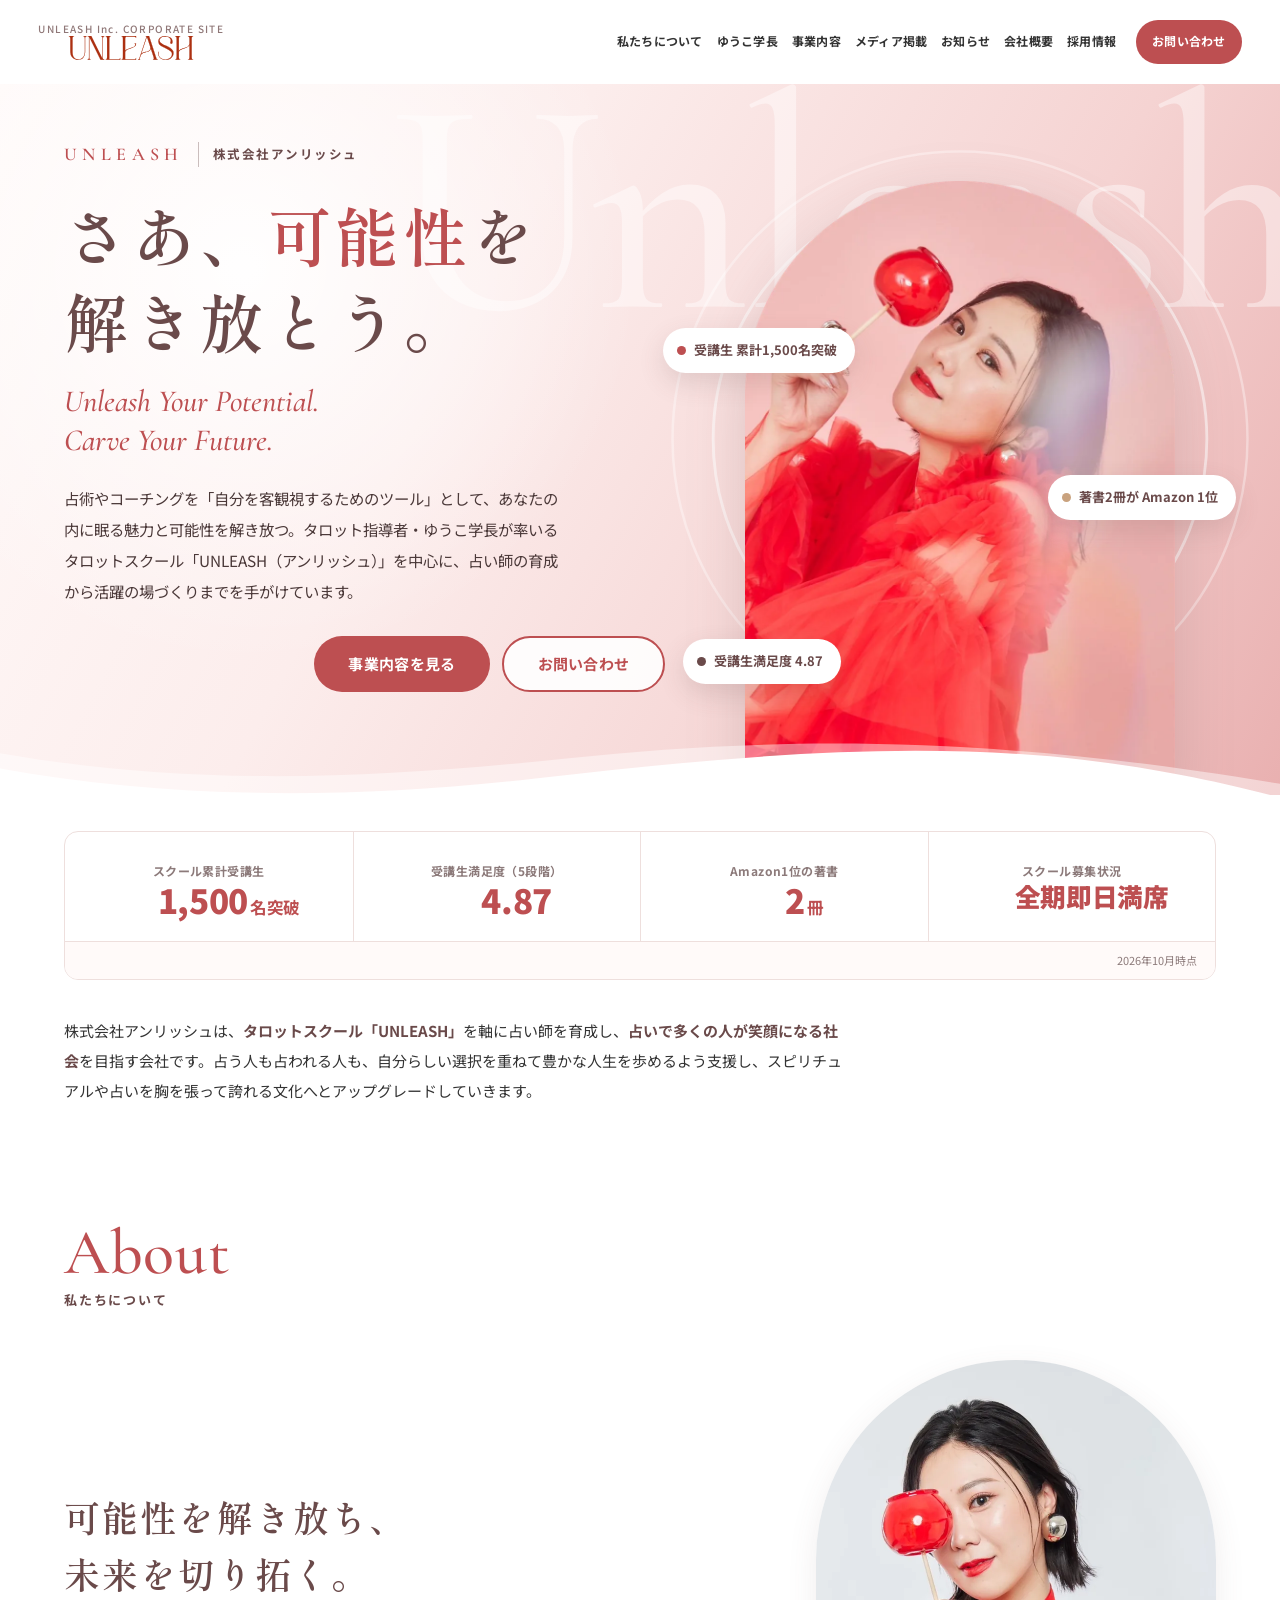
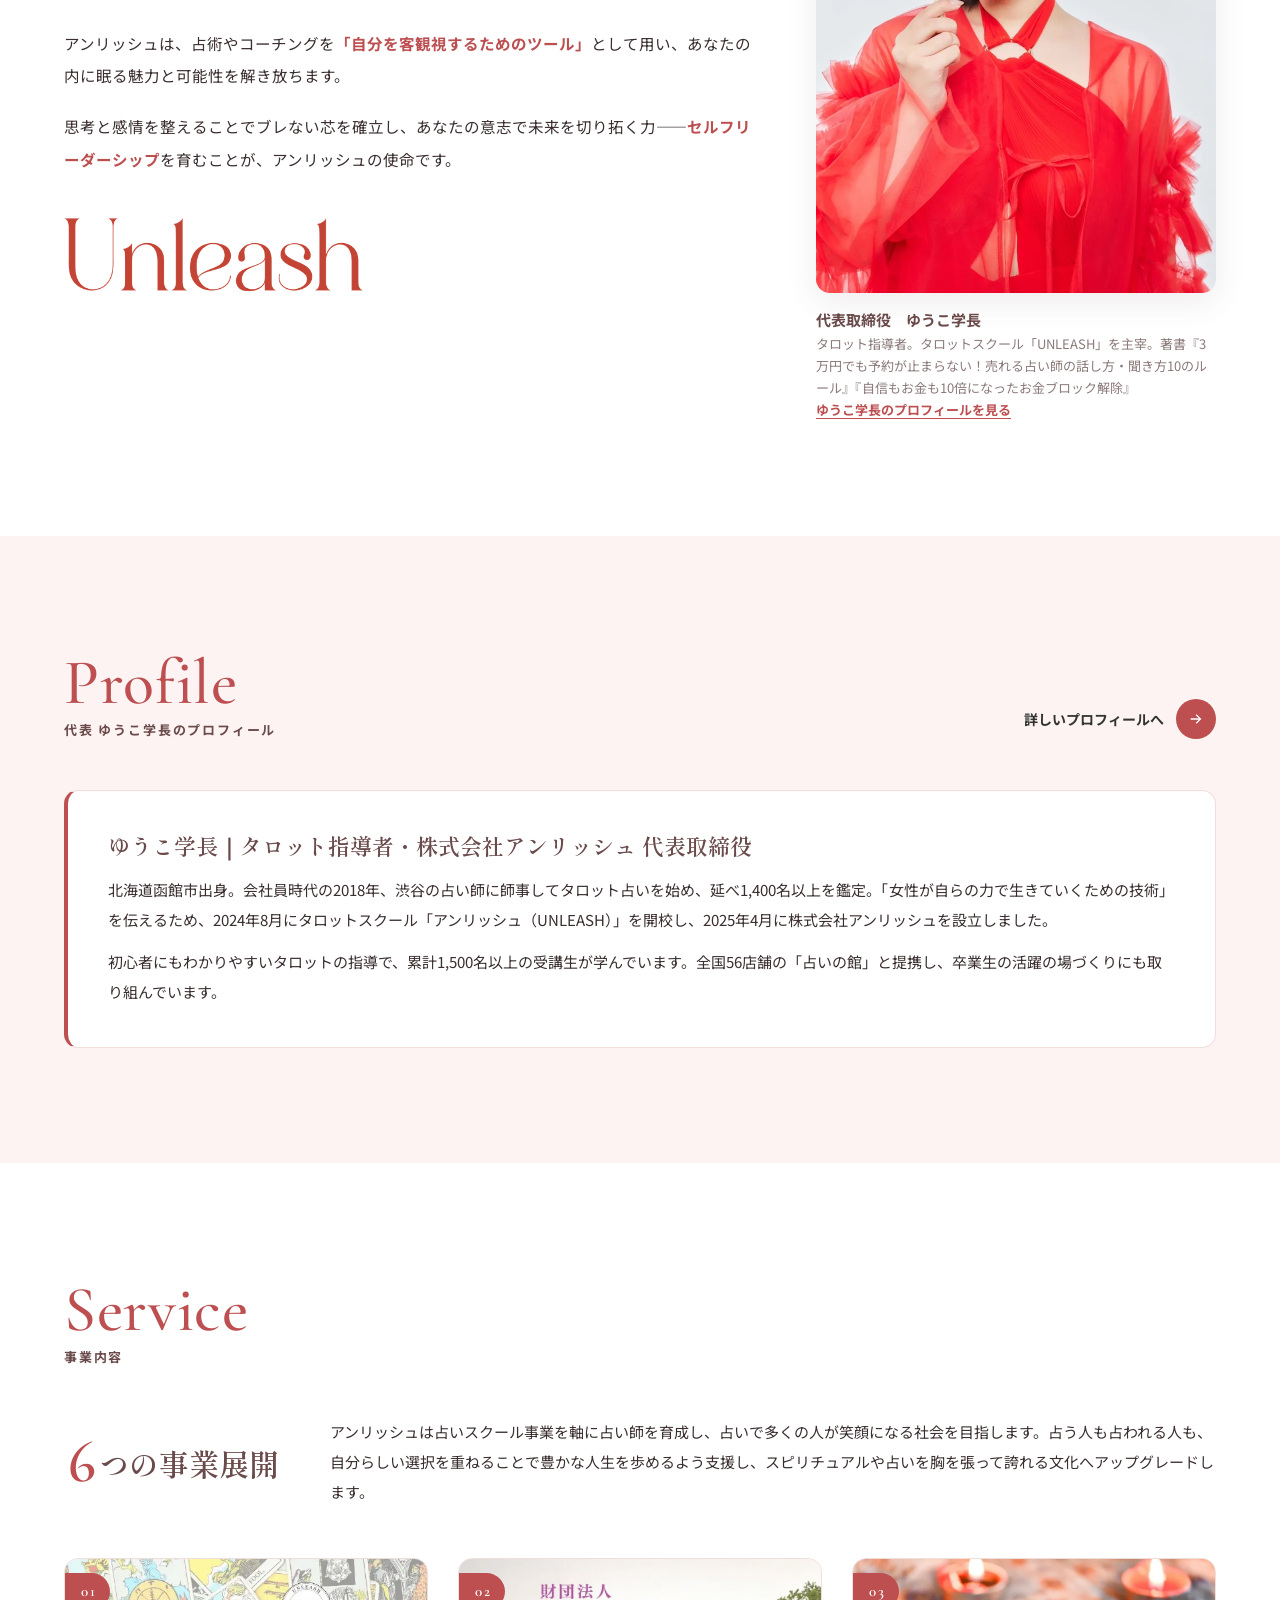
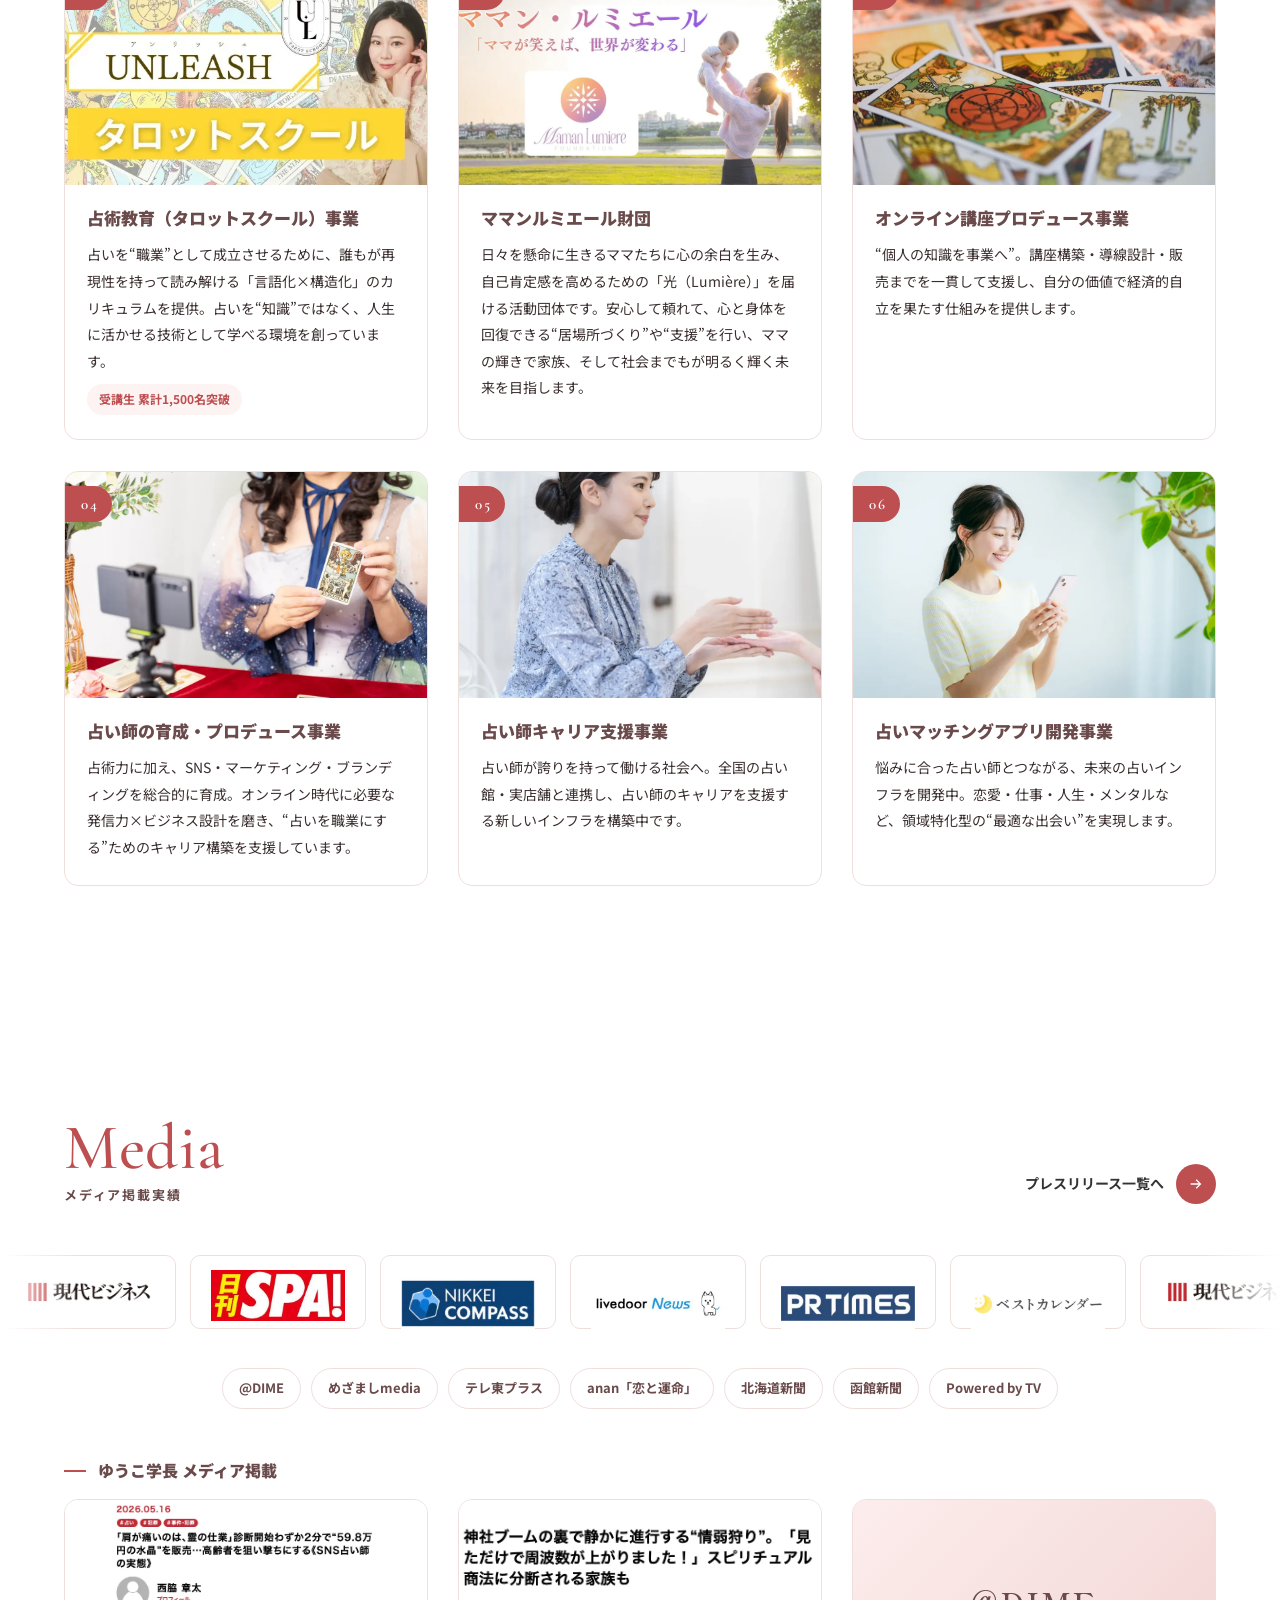
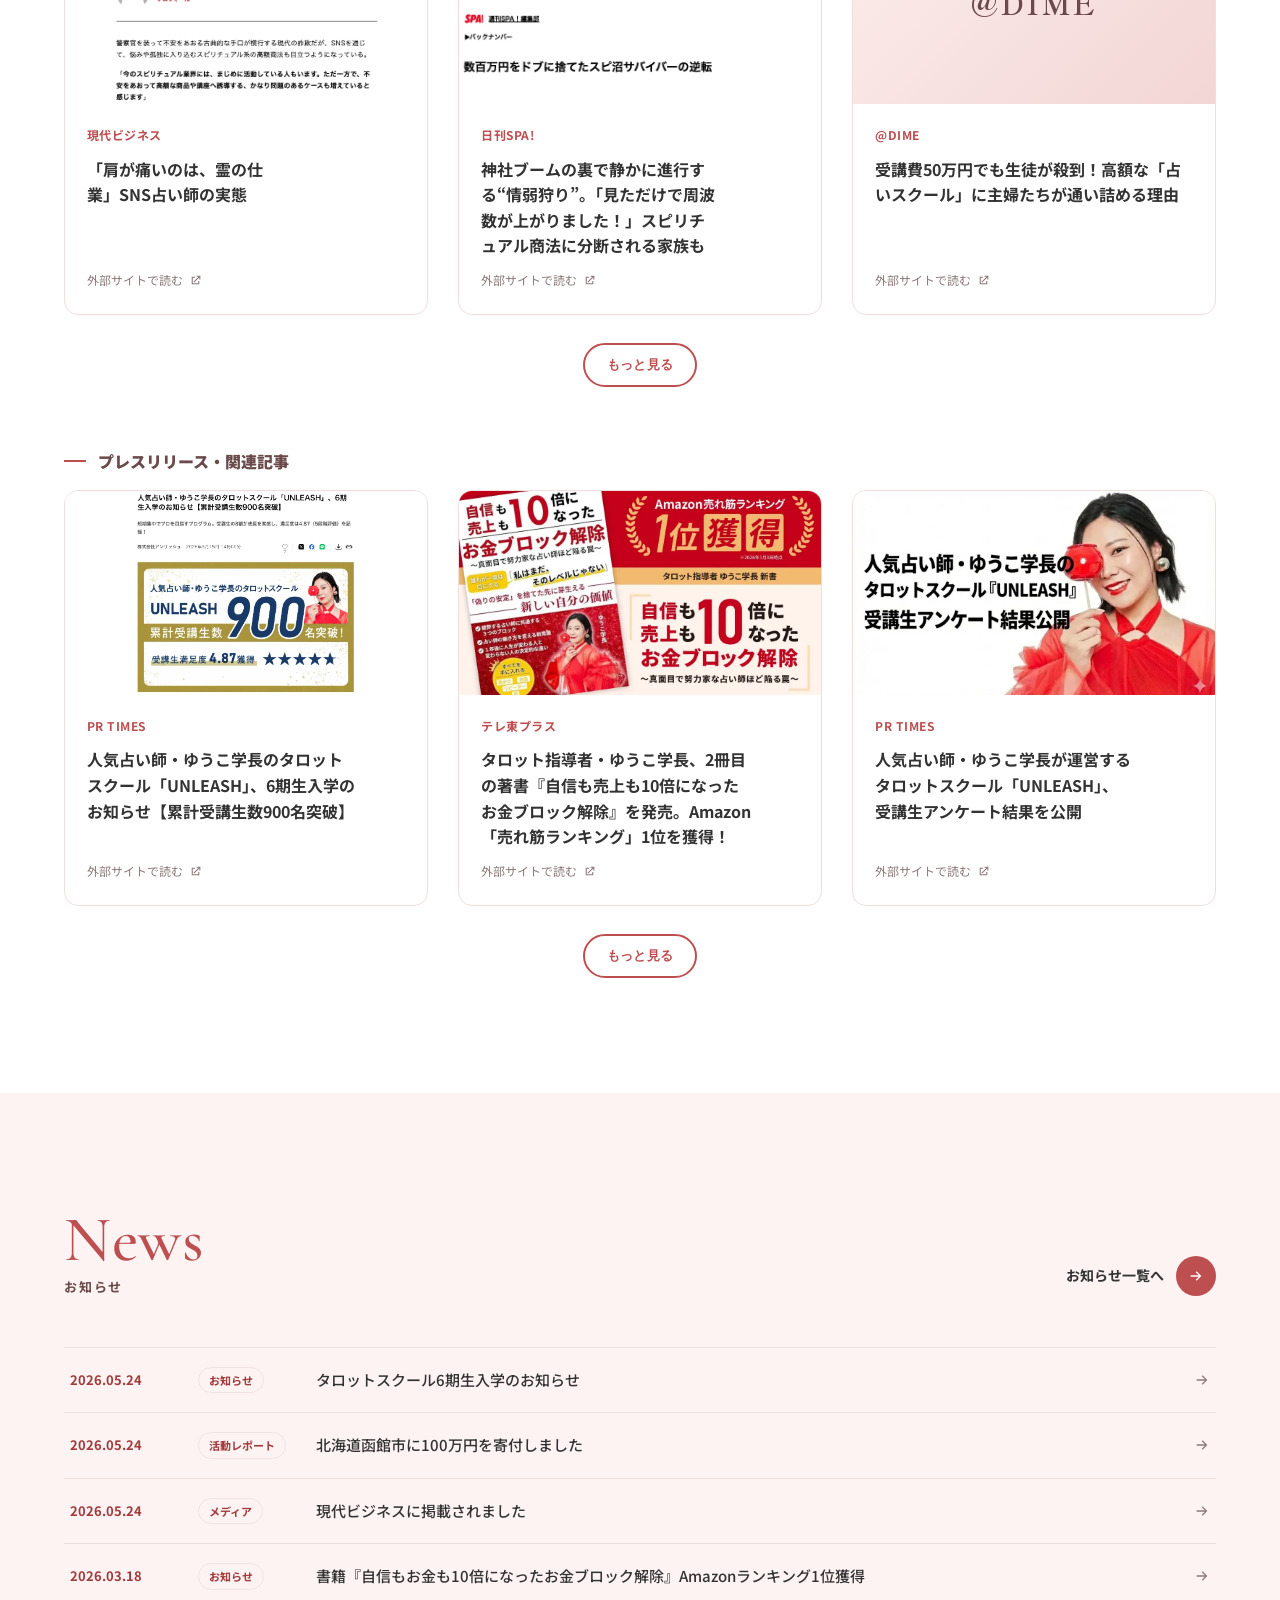
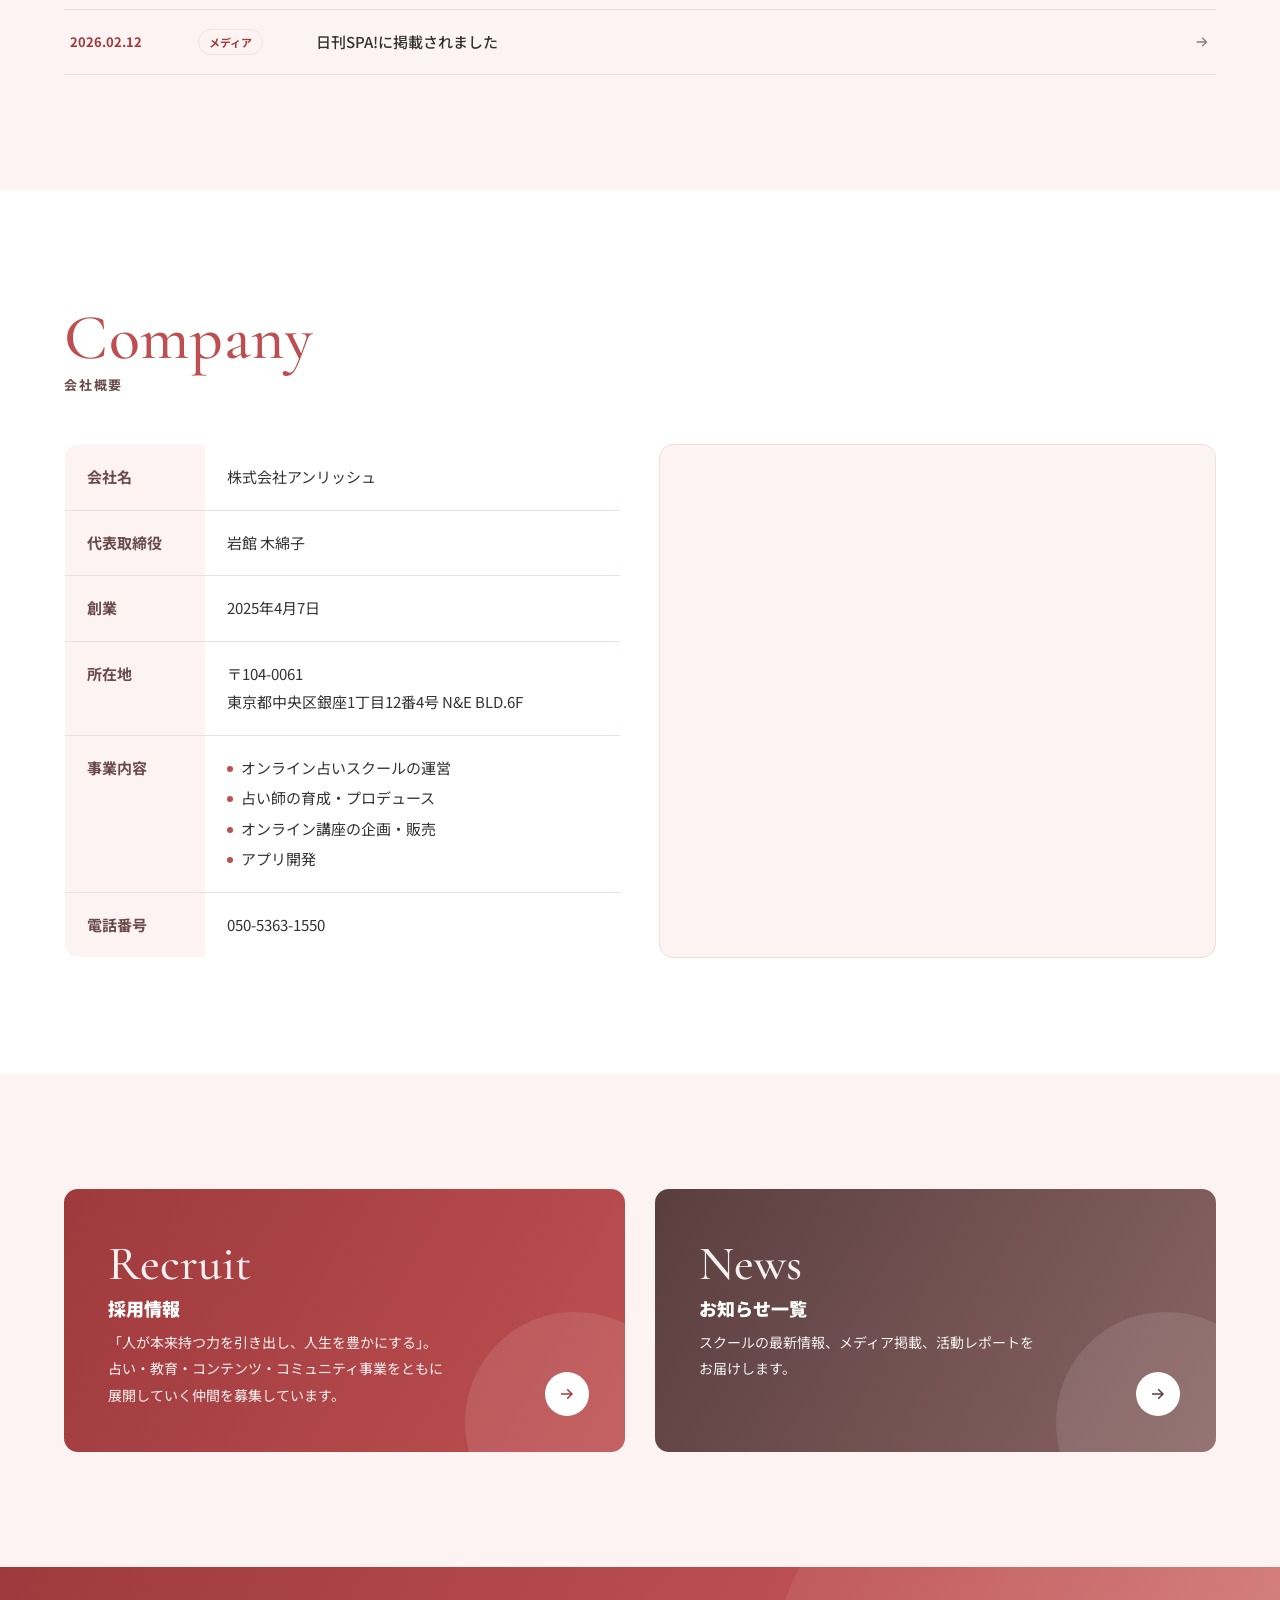
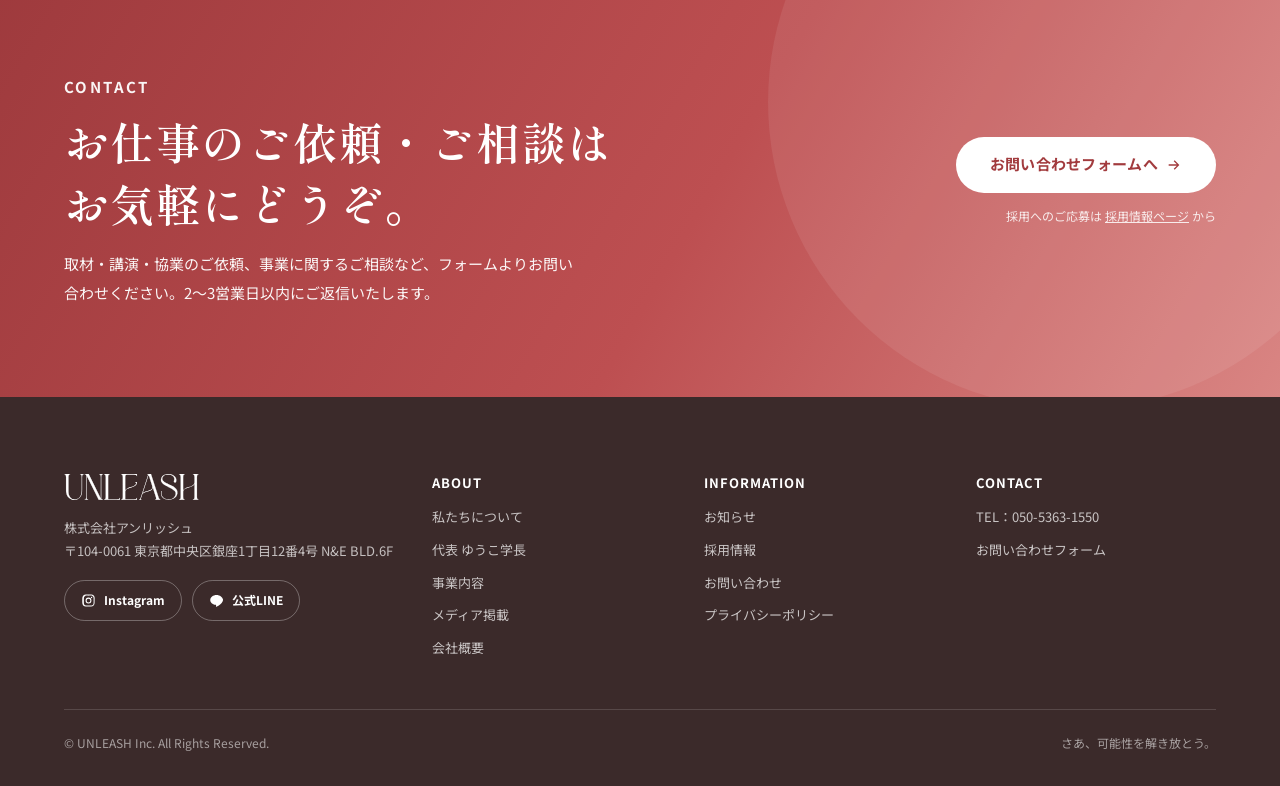
<file: index.html>
<!DOCTYPE html>
<html lang="ja">
<head>
<meta charset="utf-8">
<meta name="viewport" content="width=device-width, initial-scale=1, viewport-fit=cover">
<title>株式会社アンリッシュ｜ゆうこ学長のタロットスクール「UNLEASH（アンリッシュ）」</title>
<meta name="description" content="株式会社アンリッシュ（UNLEASH）の公式サイト。タロット指導者・ゆうこ学長が代表を務め、タロットスクール「アンリッシュ」で未経験からプロの占い師を育成しています。受講生は累計1,500名を突破。占い師の育成・プロデュース、オンライン講座プロデュースなどの事業を展開しています。">
<meta property="og:type" content="website">
<meta property="og:site_name" content="株式会社アンリッシュ">
<meta property="og:title" content="株式会社アンリッシュ｜ゆうこ学長のタロットスクール「UNLEASH（アンリッシュ）」">
<meta property="og:description" content="株式会社アンリッシュ（UNLEASH）の公式サイト。タロット指導者・ゆうこ学長が代表を務め、タロットスクール「アンリッシュ」で未経験からプロの占い師を育成しています。受講生は累計1,500名を突破。占い師の育成・プロデュース、オンライン講座プロデュースなどの事業を展開しています。">
<meta property="og:locale" content="ja_JP">
<meta name="twitter:card" content="summary_large_image">
<link rel="canonical" href="https://unleash.co.jp/">
<meta property="og:url" content="https://unleash.co.jp/">
<meta property="og:image" content="https://unleash.co.jp/og-image.jpg">
<meta name="twitter:image" content="https://unleash.co.jp/og-image.jpg">
<script type="application/ld+json">{"@context": "https://schema.org", "@graph": [{"@type": "Organization", "@id": "https://unleash.co.jp/#organization", "name": "株式会社アンリッシュ", "alternateName": ["アンリッシュ", "UNLEASH", "UNLEASH Inc."], "foundingDate": "2025-04-07", "telephone": "050-5363-1550", "address": {"@type": "PostalAddress", "postalCode": "104-0061", "addressRegion": "東京都", "addressLocality": "中央区", "streetAddress": "銀座1丁目12番4号 N&E BLD.6F", "addressCountry": "JP"}, "description": "タロット指導者・ゆうこ学長が代表を務める会社。タロットスクール「UNLEASH（アンリッシュ）」の運営、占い師の育成・プロデュース、オンライン講座プロデュースなどを行う。", "founder": {"@id": "https://unleash.co.jp/yuko.html#person"}, "employee": {"@id": "https://unleash.co.jp/yuko.html#person"}, "sameAs": ["https://www.instagram.com/yukogakuchou_tarot/", "https://prtimes.jp/main/html/searchrlp/company_id/167890"], "url": "https://unleash.co.jp/", "logo": "https://unleash.co.jp/logo.svg", "image": "https://unleash.co.jp/og-image.jpg"}, {"@type": "Person", "@id": "https://unleash.co.jp/yuko.html#person", "name": "ゆうこ学長", "jobTitle": ["タロット指導者", "代表取締役"], "description": "タロットスクール「UNLEASH（アンリッシュ）」学長。北海道函館市出身。累計1,500名以上の受講生を指導。", "worksFor": {"@id": "https://unleash.co.jp/#organization"}, "birthPlace": "北海道函館市", "knowsAbout": ["タロット", "タロット占い", "占い師育成"], "sameAs": ["https://www.instagram.com/yukogakuchou_tarot/"], "url": "https://unleash.co.jp/yuko.html", "image": "https://unleash.co.jp/yuko.webp"}, {"@type": "WebSite", "@id": "https://unleash.co.jp/#website", "name": "株式会社アンリッシュ", "alternateName": ["アンリッシュ", "UNLEASH"], "inLanguage": "ja", "publisher": {"@id": "https://unleash.co.jp/#organization"}, "url": "https://unleash.co.jp/"}]}</script>
<link rel="icon" href="favicon.svg" type="image/svg+xml">
<link rel="preconnect" href="https://fonts.googleapis.com">
<link rel="preconnect" href="https://fonts.gstatic.com" crossorigin>
<link rel="stylesheet" href="https://fonts.googleapis.com/css2?family=Noto+Sans+JP:wght@400;500;700;900&family=Cormorant+Garamond:ital,wght@0,500;0,600;1,500&family=Shippori+Mincho:wght@500;600&display=swap">
<link rel="stylesheet" href="style.css">
</head>
<body>
<a class="skip" href="#main">本文へスキップ</a>
<header class="header">
  <div class="header__inner">
    <a class="header__logo" href="./" aria-label="株式会社アンリッシュ トップへ">
      <small>UNLEASH Inc. CORPORATE SITE</small>
      <img src="logo.svg" alt="株式会社アンリッシュ（UNLEASH）" width="200" height="38">
    </a>
    <nav class="nav" aria-label="グローバルナビゲーション">
      <a href="./#about">私たちについて</a>
      <a href="yuko.html">ゆうこ学長</a>
      <a href="./#service">事業内容</a>
      <a href="./#media">メディア掲載</a>
      <a href="news.html">お知らせ</a>
      <a href="./#company">会社概要</a>
      <a href="recruit.html">採用情報</a>
    </nav>
    <div class="header__cta">
      <a class="btn" href="contact.html">お問い合わせ</a>
    </div>
    <button class="menu-btn" aria-expanded="false" aria-controls="drawer" aria-label="メニュー"><span></span><span></span><span></span></button>
  </div>
</header>
<div class="drawer" id="drawer">
  <a class="link" href="./">トップ</a>
  <a class="link" href="./#about">私たちについて</a>
  <a class="link" href="yuko.html">代表 ゆうこ学長</a>
  <a class="link" href="./#service">事業内容</a>
  <a class="link" href="./#media">メディア掲載</a>
  <a class="link" href="news.html">お知らせ</a>
  <a class="link" href="./#company">会社概要</a>
  <a class="link" href="recruit.html">採用情報</a>
  <a class="link" href="privacy.html">プライバシーポリシー</a>
  <div class="drawer__cta">
    <a class="btn" href="contact.html">お問い合わせ</a>
  </div>
</div>

<main id="main">
<section class="hero hero--fresh" aria-label="メインビジュアル">
  <div class="hero__deco" aria-hidden="true">
    <span class="hero__word">Unleash</span>
    <span class="hero__glow"></span>
  </div>
  <div class="container hero__grid">
    <div class="hero__text">
      <h1 class="hero__eyebrow"><span lang="en">UNLEASH</span> 株式会社アンリッシュ</h1>
      <p class="hero__title">さあ、<em>可能性</em>を<br>解き放とう。</p>
      <p class="hero__en">Unleash Your Potential.<br>Carve Your Future.</p>
      <p class="hero__sub">占術やコーチングを「自分を客観視するためのツール」として、あなたの内に眠る魅力と可能性を解き放つ。タロット指導者・ゆうこ学長が率いるタロットスクール「UNLEASH（アンリッシュ）」を中心に、占い師の育成から活躍の場づくりまでを手がけています。</p>
      <div class="hero__actions">
        <a class="btn btn--lg" href="#service">事業内容を見る</a>
        <a class="btn btn--ghost btn--lg" href="contact.html">お問い合わせ</a>
      </div>
    </div>
    <div class="hero__visual">
      <svg class="hero__rings" viewBox="0 0 100 100" aria-hidden="true"><circle cx="50" cy="50" r="27" fill="#fff" fill-opacity=".55"/><circle cx="50" cy="50" r="33" fill="none" stroke="#fff" stroke-opacity=".8" stroke-width=".5"/><circle cx="50" cy="50" r="39.5" fill="none" stroke="#fff" stroke-opacity=".55" stroke-width=".45"/><circle cx="50" cy="50" r="46" fill="none" stroke="#fff" stroke-opacity=".35" stroke-width=".4"/></svg>
      <img src="hero-yuko.webp" alt="タロット指導者 ゆうこ学長（株式会社アンリッシュ 代表取締役）" width="900" height="1285" fetchpriority="high">
      <span class="hero__chip hero__chip--a">受講生 累計1,500名突破</span>
      <span class="hero__chip hero__chip--b">著書2冊が Amazon 1位</span>
      <span class="hero__chip hero__chip--c">受講生満足度 4.87</span>
    </div>
  </div>
  <svg class="hero__wave" viewBox="0 0 1440 90" preserveAspectRatio="none" aria-hidden="true"><path fill="#fff" d="M0 58c180 34 380 38 600 12s420-46 620-22c90 11 160 28 220 44v-2H0z"/><path fill="#fff" fill-opacity=".45" d="M0 40c220 40 420 30 640 6s460-30 800 30v14H0z"/></svg>
</section>

<section class="stats-wrap" aria-label="実績">
  <div class="container">
    <dl class="stats stats--4">
      <div class="stat"><dt class="stat__label">スクール累計受講生</dt><dd class="stat__num">1,500<small>名突破</small></dd></div>
      <div class="stat"><dt class="stat__label">受講生満足度（5段階）</dt><dd class="stat__num">4.87</dd></div>
      <div class="stat"><dt class="stat__label">Amazon1位の著書</dt><dd class="stat__num">2<small>冊</small></dd></div>
      <div class="stat"><dt class="stat__label">スクール募集状況</dt><dd class="stat__num stat__num--text">全期即日満席</dd></div>
      <div class="stats__note">2026年10月時点</div>
    </dl>
    <p class="intro">株式会社アンリッシュは、<strong>タロットスクール「UNLEASH」</strong>を軸に占い師を育成し、<strong>占いで多くの人が笑顔になる社会</strong>を目指す会社です。占う人も占われる人も、自分らしい選択を重ねて豊かな人生を歩めるよう支援し、スピリチュアルや占いを胸を張って誇れる文化へとアップグレードしていきます。</p>
  </div>
</section>

<section class="section" id="about">
  <div class="container">
    <div class="sec-head reveal">
      <div class="sec-head__title"><h2><span class="en">About</span><span class="ja">私たちについて</span></h2></div>
    </div>
    <div class="about reveal">
      <div class="about__body">
        <p class="about__catch">可能性を解き放ち、<br>未来を切り拓く。</p>
        <p>アンリッシュは、占術やコーチングを<strong>「自分を客観視するためのツール」</strong>として用い、あなたの内に眠る魅力と可能性を解き放ちます。</p>
        <p>思考と感情を整えることでブレない芯を確立し、あなたの意志で未来を切り拓く力——<strong>セルフリーダーシップ</strong>を育むことが、アンリッシュの使命です。</p>
        <img class="about__en" src="en-unleash.webp" alt="" width="1000" height="300" loading="lazy">
      </div>
      <figure class="about__visual">
        <img src="yuko.webp" alt="タロットスクールUNLEASHを主宰するゆうこ学長" width="800" height="1200" loading="lazy">
        <figcaption><b>代表取締役　ゆうこ学長</b>タロット指導者。タロットスクール「UNLEASH」を主宰。著書『3万円でも予約が止まらない！売れる占い師の話し方・聞き方10のルール』『自信もお金も10倍になったお金ブロック解除』<br><a class="text-link" href="yuko.html">ゆうこ学長のプロフィールを見る</a></figcaption>
      </figure>
    </div>
  </div>
</section>

<section class="section section--sky" id="profile">
  <div class="container">
    <div class="sec-head reveal">
      <div class="sec-head__title"><h2><span class="en">Profile</span><span class="ja">代表 ゆうこ学長のプロフィール</span></h2></div>
      <a class="more" href="yuko.html">詳しいプロフィールへ<span class="arrow"><svg viewBox="0 0 24 24"><path d="M4 11h12.2l-4.6-4.6L13 5l7 7-7 7-1.4-1.4 4.6-4.6H4z"/></svg></span></a>
    </div>
    <div class="profile-teaser reveal">
      <h3>ゆうこ学長｜タロット指導者・株式会社アンリッシュ 代表取締役</h3>
      <p>北海道函館市出身。会社員時代の2018年、渋谷の占い師に師事してタロット占いを始め、延べ1,400名以上を鑑定。「女性が自らの力で生きていくための技術」を伝えるため、2024年8月にタロットスクール「アンリッシュ（UNLEASH）」を開校し、2025年4月に株式会社アンリッシュを設立しました。</p>
      <p>初心者にもわかりやすいタロットの指導で、累計1,500名以上の受講生が学んでいます。全国56店舗の「占いの館」と提携し、卒業生の活躍の場づくりにも取り組んでいます。</p>
    </div>
  </div>
</section>

<section class="section" id="service">
  <div class="container">
    <div class="sec-head reveal">
      <div class="sec-head__title"><h2><span class="en">Service</span><span class="ja">事業内容</span></h2></div>
    </div>
    <div class="svc-lead reveal">
      <p class="svc-lead__num"><b>6</b>つの事業展開</p>
      <p>アンリッシュは占いスクール事業を軸に占い師を育成し、占いで多くの人が笑顔になる社会を目指します。占う人も占われる人も、自分らしい選択を重ねることで豊かな人生を歩めるよう支援し、スピリチュアルや占いを胸を張って誇れる文化へアップグレードします。</p>
    </div>
    <div class="grid-3 reveal">
      <article class="svc">
        <figure class="svc__img"><img src="svc-school.webp" alt="タロットスクール UNLEASH" width="600" height="337" loading="lazy"><span class="svc__no">01</span></figure>
        <div class="svc__body"><h3>占術教育（タロットスクール）事業</h3><p>占いを“職業”として成立させるために、誰もが再現性を持って読み解ける「言語化×構造化」のカリキュラムを提供。占いを“知識”ではなく、人生に活かせる技術として学べる環境を創っています。</p><span class="svc__tag">受講生 累計1,500名突破</span></div>
      </article>
      <article class="svc">
        <figure class="svc__img"><img src="svc-maman.webp" alt="財団法人 ママン・ルミエール" width="1000" height="563" loading="lazy"><span class="svc__no">02</span></figure>
        <div class="svc__body"><h3>ママンルミエール財団</h3><p>日々を懸命に生きるママたちに心の余白を生み、自己肯定感を高めるための「光（Lumière）」を届ける活動団体です。安心して頼れて、心と身体を回復できる“居場所づくり”や“支援”を行い、ママの輝きで家族、そして社会までもが明るく輝く未来を目指します。</p></div>
      </article>
      <article class="svc">
        <figure class="svc__img"><img src="svc-produce.webp" alt="" width="1000" height="668" loading="lazy"><span class="svc__no">03</span></figure>
        <div class="svc__body"><h3>オンライン講座プロデュース事業</h3><p>“個人の知識を事業へ”。講座構築・導線設計・販売までを一貫して支援し、自分の価値で経済的自立を果たす仕組みを提供します。</p></div>
      </article>
      <article class="svc">
        <figure class="svc__img"><img src="svc-course.webp" alt="" width="1000" height="666" loading="lazy"><span class="svc__no">04</span></figure>
        <div class="svc__body"><h3>占い師の育成・プロデュース事業</h3><p>占術力に加え、SNS・マーケティング・ブランディングを総合的に育成。オンライン時代に必要な発信力×ビジネス設計を磨き、“占いを職業にする”ためのキャリア構築を支援しています。</p></div>
      </article>
      <article class="svc">
        <figure class="svc__img"><img src="svc-career.webp" alt="" width="1000" height="667" loading="lazy"><span class="svc__no">05</span></figure>
        <div class="svc__body"><h3>占い師キャリア支援事業</h3><p>占い師が誇りを持って働ける社会へ。全国の占い館・実店舗と連携し、占い師のキャリアを支援する新しいインフラを構築中です。</p></div>
      </article>
      <article class="svc">
        <figure class="svc__img"><img src="svc-app.webp" alt="" width="1000" height="667" loading="lazy"><span class="svc__no">06</span></figure>
        <div class="svc__body"><h3>占いマッチングアプリ開発事業</h3><p>悩みに合った占い師とつながる、未来の占いインフラを開発中。恋愛・仕事・人生・メンタルなど、領域特化型の“最適な出会い”を実現します。</p></div>
      </article>
    </div>
  </div>
</section>

<section class="section" id="media">
  <div class="container">
    <div class="sec-head reveal">
      <div class="sec-head__title"><h2><span class="en">Media</span><span class="ja">メディア掲載実績</span></h2></div>
      <a class="more" href="https://prtimes.jp/main/html/searchrlp/company_id/167890" target="_blank" rel="noopener">プレスリリース一覧へ<span class="arrow"><svg viewBox="0 0 24 24"><path d="M4 11h12.2l-4.6-4.6L13 5l7 7-7 7-1.4-1.4 4.6-4.6H4z"/></svg></span></a>
    </div>
  </div>
  <div class="marquee reveal" aria-label="掲載メディア">
    <div class="marquee__track">
      <ul class="marquee__list">
        <li><img src="media-gendai.webp" alt="現代ビジネス" loading="lazy"></li>
        <li><img src="media-spa.webp" alt="日刊SPA!" loading="lazy"></li>
        <li><img src="media-nikkei-compass.webp" alt="NIKKEI COMPASS" loading="lazy"></li>
        <li><img src="media-livedoor.webp" alt="livedoor News" loading="lazy"></li>
        <li><img src="media-prtimes.webp" alt="PR TIMES" loading="lazy"></li>
        <li><img src="media-bestcalendar.webp" alt="ベストカレンダー" loading="lazy"></li>
        <li><img src="media-gendai.webp" alt="" loading="lazy"></li>
        <li><img src="media-spa.webp" alt="" loading="lazy"></li>
        <li><img src="media-nikkei-compass.webp" alt="" loading="lazy"></li>
        <li><img src="media-livedoor.webp" alt="" loading="lazy"></li>
        <li><img src="media-prtimes.webp" alt="" loading="lazy"></li>
        <li><img src="media-bestcalendar.webp" alt="" loading="lazy"></li>
      </ul>
      <ul class="marquee__list" aria-hidden="true">
        <li><img src="media-gendai.webp" alt="" loading="lazy"></li>
        <li><img src="media-spa.webp" alt="" loading="lazy"></li>
        <li><img src="media-nikkei-compass.webp" alt="" loading="lazy"></li>
        <li><img src="media-livedoor.webp" alt="" loading="lazy"></li>
        <li><img src="media-prtimes.webp" alt="" loading="lazy"></li>
        <li><img src="media-bestcalendar.webp" alt="" loading="lazy"></li>
        <li><img src="media-gendai.webp" alt="" loading="lazy"></li>
        <li><img src="media-spa.webp" alt="" loading="lazy"></li>
        <li><img src="media-nikkei-compass.webp" alt="" loading="lazy"></li>
        <li><img src="media-livedoor.webp" alt="" loading="lazy"></li>
        <li><img src="media-prtimes.webp" alt="" loading="lazy"></li>
        <li><img src="media-bestcalendar.webp" alt="" loading="lazy"></li>
      </ul>
    </div>
  </div>
  <div class="container">
    <ul class="media-names reveal" aria-label="その他の掲載・出演メディア">
      <li>@DIME</li><li>めざましmedia</li><li>テレ東プラス</li><li>anan「恋と運命」</li><li>北海道新聞</li><li>函館新聞</li><li>Powered by TV</li>
    </ul>
    <h3 class="media-sub reveal">ゆうこ学長 メディア掲載</h3>
    <div class="grid-3 reveal" id="media-articles">
      <a class="card" href="https://gendai.media/articles/-/166918" target="_blank" rel="noopener">
        <div class="card__img card__img--contain"><img src="news-gendai.webp" alt="" width="658" height="499" loading="lazy"></div>
        <div class="card__body"><span class="card__src">現代ビジネス</span><h3 class="card__title">「肩が痛いのは、霊の仕業」SNS占い師の実態</h3><span class="card__ext">外部サイトで読む<svg viewBox="0 0 24 24" aria-hidden="true"><path d="M14 3h7v7h-2V6.4l-9.3 9.3-1.4-1.4L17.6 5H14V3zM5 5h6v2H7v10h10v-4h2v6H5V5z"/></svg></span></div>
      </a>
      <a class="card" href="https://nikkan-spa.jp/2145554" target="_blank" rel="noopener">
        <div class="card__img card__img--contain"><img src="news-spa.webp" alt="" width="762" height="341" loading="lazy"></div>
        <div class="card__body"><span class="card__src">日刊SPA!</span><h3 class="card__title">神社ブームの裏で静かに進行する“情弱狩り”。「見ただけで周波数が上がりました！」スピリチュアル商法に分断される家族も</h3><span class="card__ext">外部サイトで読む<svg viewBox="0 0 24 24" aria-hidden="true"><path d="M14 3h7v7h-2V6.4l-9.3 9.3-1.4-1.4L17.6 5H14V3zM5 5h6v2H7v10h10v-4h2v6H5V5z"/></svg></span></div>
      </a>
      <a class="card" href="https://dime.jp/genre/2148518/" target="_blank" rel="noopener">
        <div class="card__img card__img--text" aria-hidden="true"><span>@DIME</span></div>
        <div class="card__body"><span class="card__src">@DIME</span><h3 class="card__title">受講費50万円でも生徒が殺到！高額な「占いスクール」に主婦たちが通い詰める理由</h3><span class="card__ext">外部サイトで読む<svg viewBox="0 0 24 24" aria-hidden="true"><path d="M14 3h7v7h-2V6.4l-9.3 9.3-1.4-1.4L17.6 5H14V3zM5 5h6v2H7v10h10v-4h2v6H5V5z"/></svg></span></div>
      </a>
      <a class="card is-hidden" href="https://dime.jp/genre/2127122/" target="_blank" rel="noopener">
        <div class="card__img card__img--text" aria-hidden="true"><span>@DIME</span></div>
        <div class="card__body"><span class="card__src">@DIME</span><h3 class="card__title">「御札を捨てたら人生が変わった」ネグレクト、婚約破棄、スピ依存……どん底だった私が年商2.8億円を稼ぐまで</h3><span class="card__ext">外部サイトで読む<svg viewBox="0 0 24 24" aria-hidden="true"><path d="M14 3h7v7h-2V6.4l-9.3 9.3-1.4-1.4L17.6 5H14V3zM5 5h6v2H7v10h10v-4h2v6H5V5z"/></svg></span></div>
      </a>
      <a class="card is-hidden" href="https://www.hokkaido-np.co.jp/article/1314641/" target="_blank" rel="noopener">
        <div class="card__img card__img--contain"><img src="news-hakodate.webp" alt="" width="798" height="826" loading="lazy"></div>
        <div class="card__body"><span class="card__src">北海道新聞</span><h3 class="card__title">アンリッシュが函館市に100万円寄付</h3><span class="card__ext">外部サイトで読む<svg viewBox="0 0 24 24" aria-hidden="true"><path d="M14 3h7v7h-2V6.4l-9.3 9.3-1.4-1.4L17.6 5H14V3zM5 5h6v2H7v10h10v-4h2v6H5V5z"/></svg></span></div>
      </a>
      <a class="card is-hidden" href="https://digital.hakoshin.jp/news/politics/144103" target="_blank" rel="noopener">
        <div class="card__img card__img--text" aria-hidden="true"><span>函館新聞</span></div>
        <div class="card__body"><span class="card__src">函館新聞</span><h3 class="card__title">函館市への100万円の寄付について掲載されました</h3><span class="card__ext">外部サイトで読む<svg viewBox="0 0 24 24" aria-hidden="true"><path d="M14 3h7v7h-2V6.4l-9.3 9.3-1.4-1.4L17.6 5H14V3zM5 5h6v2H7v10h10v-4h2v6H5V5z"/></svg></span></div>
      </a>
      <a class="card is-hidden" href="https://www.city.hakodate.hokkaido.jp/docs/2020080500038/" target="_blank" rel="noopener">
        <div class="card__img card__img--text" aria-hidden="true"><span>函館市</span></div>
        <div class="card__body"><span class="card__src">函館市 公式サイト</span><h3 class="card__title">函館市への寄附について</h3><span class="card__ext">外部サイトで読む<svg viewBox="0 0 24 24" aria-hidden="true"><path d="M14 3h7v7h-2V6.4l-9.3 9.3-1.4-1.4L17.6 5H14V3zM5 5h6v2H7v10h10v-4h2v6H5V5z"/></svg></span></div>
      </a>
    </div>
    <div class="news-more"><button class="btn btn--ghost" type="button" data-reveal="#media-articles">もっと見る</button></div>
    <h3 class="media-sub reveal">プレスリリース・関連記事</h3>
    <div class="grid-3 reveal" id="media-pr">
      <a class="card" href="https://prtimes.jp/main/html/rd/p/000000011.000167890.html" target="_blank" rel="noopener">
        <div class="card__img card__img--contain"><img src="topic-6ki.webp" alt="" width="759" height="697" loading="lazy"></div>
        <div class="card__body"><span class="card__src">PR TIMES</span><h3 class="card__title">人気占い師・ゆうこ学長のタロットスクール「UNLEASH」、6期生入学のお知らせ【累計受講生数900名突破】</h3><span class="card__ext">外部サイトで読む<svg viewBox="0 0 24 24" aria-hidden="true"><path d="M14 3h7v7h-2V6.4l-9.3 9.3-1.4-1.4L17.6 5H14V3zM5 5h6v2H7v10h10v-4h2v6H5V5z"/></svg></span></div>
      </a>
      <a class="card" href="https://www.tv-tokyo.co.jp/plus/external-pr/entry/36268.html" target="_blank" rel="noopener">
        <div class="card__img"><img src="topic-book2.webp" alt="" width="1000" height="600" loading="lazy"></div>
        <div class="card__body"><span class="card__src">テレ東プラス</span><h3 class="card__title">タロット指導者・ゆうこ学長、2冊目の著書『自信も売上も10倍になったお金ブロック解除』を発売。Amazon「売れ筋ランキング」1位を獲得！</h3><span class="card__ext">外部サイトで読む<svg viewBox="0 0 24 24" aria-hidden="true"><path d="M14 3h7v7h-2V6.4l-9.3 9.3-1.4-1.4L17.6 5H14V3zM5 5h6v2H7v10h10v-4h2v6H5V5z"/></svg></span></div>
      </a>
      <a class="card" href="https://prtimes.jp/main/html/rd/p/000000006.000167890.html" target="_blank" rel="noopener">
        <div class="card__img"><img src="topic-survey.webp" alt="" width="1024" height="610" loading="lazy"></div>
        <div class="card__body"><span class="card__src">PR TIMES</span><h3 class="card__title">人気占い師・ゆうこ学長が運営するタロットスクール「UNLEASH」、受講生アンケート結果を公開</h3><span class="card__ext">外部サイトで読む<svg viewBox="0 0 24 24" aria-hidden="true"><path d="M14 3h7v7h-2V6.4l-9.3 9.3-1.4-1.4L17.6 5H14V3zM5 5h6v2H7v10h10v-4h2v6H5V5z"/></svg></span></div>
      </a>
      <a class="card is-hidden" href="https://mezamashi.media/articles/-/198175" target="_blank" rel="noopener">
        <div class="card__img"><img src="topic-book1.webp" alt="" width="536" height="322" loading="lazy"></div>
        <div class="card__body"><span class="card__src">めざましmedia</span><h3 class="card__title">指導実績300名以上の人気タロット指導者・ゆうこ学長、初の書籍がAmazon「売れ筋ランキング」1位を獲得！</h3><span class="card__ext">外部サイトで読む<svg viewBox="0 0 24 24" aria-hidden="true"><path d="M14 3h7v7h-2V6.4l-9.3 9.3-1.4-1.4L17.6 5H14V3zM5 5h6v2H7v10h10v-4h2v6H5V5z"/></svg></span></div>
      </a>
      <a class="card is-hidden" href="https://prtimes.jp/main/html/rd/p/000000007.000167890.html" target="_blank" rel="noopener">
        <div class="card__img"><img src="topic-book2.webp" alt="" width="1000" height="600" loading="lazy"></div>
        <div class="card__body"><span class="card__src">PR TIMES</span><h3 class="card__title">タロット指導者・ゆうこ学長、2冊目の著書を発売。Amazon「売れ筋ランキング」タロット部門など3部門で1位を獲得</h3><span class="card__ext">外部サイトで読む<svg viewBox="0 0 24 24" aria-hidden="true"><path d="M14 3h7v7h-2V6.4l-9.3 9.3-1.4-1.4L17.6 5H14V3zM5 5h6v2H7v10h10v-4h2v6H5V5z"/></svg></span></div>
      </a>
      <a class="card is-hidden" href="https://prtimes.jp/main/html/rd/p/000000004.000167890.html" target="_blank" rel="noopener">
        <div class="card__img"><img src="topic-450.webp" alt="" width="1000" height="600" loading="lazy"></div>
        <div class="card__body"><span class="card__src">PR TIMES</span><h3 class="card__title">人気占い師・ゆうこ学長のタロットスクール「UNLEASH」、4期生入学のお知らせ【累計受講生数450名突破】</h3><span class="card__ext">外部サイトで読む<svg viewBox="0 0 24 24" aria-hidden="true"><path d="M14 3h7v7h-2V6.4l-9.3 9.3-1.4-1.4L17.6 5H14V3zM5 5h6v2H7v10h10v-4h2v6H5V5z"/></svg></span></div>
      </a>
    </div>
    <div class="news-more"><button class="btn btn--ghost" type="button" data-reveal="#media-pr">もっと見る</button></div>
  </div>
</section>

<section class="section section--sky" id="news">
  <div class="container">
    <div class="sec-head reveal">
      <div class="sec-head__title"><h2><span class="en">News</span><span class="ja">お知らせ</span></h2></div>
      <a class="more" href="news.html">お知らせ一覧へ<span class="arrow"><svg viewBox="0 0 24 24"><path d="M4 11h12.2l-4.6-4.6L13 5l7 7-7 7-1.4-1.4 4.6-4.6H4z"/></svg></span></a>
    </div>
    <ul class="news-list news-list--ul reveal" style="margin-top:0">
      <li><a href="news.html#n10"><time datetime="2026-05-24">2026.05.24</time><span class="cat">お知らせ</span><span class="t">タロットスクール6期生入学のお知らせ</span><svg class="go" viewBox="0 0 24 24" aria-hidden="true"><path d="M4 11h12.2l-4.6-4.6L13 5l7 7-7 7-1.4-1.4 4.6-4.6H4z"/></svg></a></li>
      <li><a href="news.html#n9"><time datetime="2026-05-24">2026.05.24</time><span class="cat">活動レポート</span><span class="t">北海道函館市に100万円を寄付しました</span><svg class="go" viewBox="0 0 24 24" aria-hidden="true"><path d="M4 11h12.2l-4.6-4.6L13 5l7 7-7 7-1.4-1.4 4.6-4.6H4z"/></svg></a></li>
      <li><a href="news.html#n8"><time datetime="2026-05-24">2026.05.24</time><span class="cat">メディア</span><span class="t">現代ビジネスに掲載されました</span><svg class="go" viewBox="0 0 24 24" aria-hidden="true"><path d="M4 11h12.2l-4.6-4.6L13 5l7 7-7 7-1.4-1.4 4.6-4.6H4z"/></svg></a></li>
      <li><a href="news.html#n7"><time datetime="2026-03-18">2026.03.18</time><span class="cat">お知らせ</span><span class="t">書籍『自信もお金も10倍になったお金ブロック解除』Amazonランキング1位獲得</span><svg class="go" viewBox="0 0 24 24" aria-hidden="true"><path d="M4 11h12.2l-4.6-4.6L13 5l7 7-7 7-1.4-1.4 4.6-4.6H4z"/></svg></a></li>
      <li><a href="news.html#n6"><time datetime="2026-02-12">2026.02.12</time><span class="cat">メディア</span><span class="t">日刊SPA!に掲載されました</span><svg class="go" viewBox="0 0 24 24" aria-hidden="true"><path d="M4 11h12.2l-4.6-4.6L13 5l7 7-7 7-1.4-1.4 4.6-4.6H4z"/></svg></a></li>
    </ul>
  </div>
</section>

<section class="section" id="company">
  <div class="container">
    <div class="sec-head reveal">
      <div class="sec-head__title"><h2><span class="en">Company</span><span class="ja">会社概要</span></h2></div>
    </div>
    <div class="company reveal">
      <table class="spec">
        <tr><th scope="row">会社名</th><td>株式会社アンリッシュ</td></tr>
        <tr><th scope="row">代表取締役</th><td>岩館 木綿子</td></tr>
        <tr><th scope="row">創業</th><td>2025年4月7日</td></tr>
        <tr><th scope="row">所在地</th><td>〒104-0061<br>東京都中央区銀座1丁目12番4号 N&amp;E BLD.6F</td></tr>
        <tr><th scope="row">事業内容</th><td><ul><li>オンライン占いスクールの運営</li><li>占い師の育成・プロデュース</li><li>オンライン講座の企画・販売</li><li>アプリ開発</li></ul></td></tr>
        <tr><th scope="row">電話番号</th><td>050-5363-1550</td></tr>
      </table>
      <div class="map"><iframe title="株式会社アンリッシュ 所在地の地図" src="https://www.google.com/maps?q=%E6%9D%B1%E4%BA%AC%E9%83%BD%E4%B8%AD%E5%A4%AE%E5%8C%BA%E9%8A%80%E5%BA%A71%E4%B8%81%E7%9B%AE12%E7%95%AA4%E5%8F%B7&amp;output=embed" loading="lazy" referrerpolicy="no-referrer-when-downgrade"></iframe></div>
    </div>
  </div>
</section>

<section class="section section--sky" id="links">
  <div class="container grid-2 reveal">
    <a class="banner" href="recruit.html"><p class="banner__en">Recruit</p><h3>採用情報</h3><p>「人が本来持つ力を引き出し、人生を豊かにする」。占い・教育・コンテンツ・コミュニティ事業をともに展開していく仲間を募集しています。</p><span class="arrow"><svg viewBox="0 0 24 24"><path d="M4 11h12.2l-4.6-4.6L13 5l7 7-7 7-1.4-1.4 4.6-4.6H4z"/></svg></span></a>
    <a class="banner banner--brown" href="news.html"><p class="banner__en">News</p><h3>お知らせ一覧</h3><p>スクールの最新情報、メディア掲載、活動レポートをお届けします。</p><span class="arrow"><svg viewBox="0 0 24 24"><path d="M4 11h12.2l-4.6-4.6L13 5l7 7-7 7-1.4-1.4 4.6-4.6H4z"/></svg></span></a>
  </div>
</section>

</main>
<section class="cta" id="contact-cta">
  <div class="container cta__inner">
    <div>
      <p class="cta__label">CONTACT</p>
      <h2>お仕事のご依頼・ご相談は<br>お気軽にどうぞ。</h2>
      <p>取材・講演・協業のご依頼、事業に関するご相談など、フォームよりお問い合わせください。2〜3営業日以内にご返信いたします。</p>
    </div>
    <div class="cta__actions">
      <a class="btn btn--white btn--lg" href="contact.html">お問い合わせフォームへ<svg viewBox="0 0 24 24" fill="currentColor" aria-hidden="true"><path d="M4 11h12.2l-4.6-4.6L13 5l7 7-7 7-1.4-1.4 4.6-4.6H4z"/></svg></a>
      <small>採用へのご応募は <a href="recruit.html#entry" style="text-decoration:underline">採用情報ページ</a> から</small>
    </div>
  </div>
</section>
<footer class="footer">
  <div class="container">
    <div class="footer__top">
      <div class="footer__brand">
        <img src="logo.svg" alt="株式会社アンリッシュ（UNLEASH）" width="200" height="38">
        <p>株式会社アンリッシュ<br>〒104-0061 東京都中央区銀座1丁目12番4号 N&amp;E BLD.6F</p>
        <div class="social">
          <a href="https://www.instagram.com/yukogakuchou_tarot/" target="_blank" rel="noopener"><svg viewBox="0 0 24 24" aria-hidden="true"><path d="M12 7.3A4.7 4.7 0 1 0 12 16.7 4.7 4.7 0 0 0 12 7.3zm0 7.7a3 3 0 1 1 0-6 3 3 0 0 1 0 6zm6-7.9a1.1 1.1 0 1 1-2.2 0 1.1 1.1 0 0 1 2.2 0zM21.9 8c-.1-1.5-.4-2.8-1.5-3.9S17.9 2.6 16.4 2.5C14.8 2.4 9.2 2.4 7.6 2.5 6.1 2.6 4.8 2.9 3.7 4S2.2 6.5 2.1 8c-.1 1.6-.1 6.4 0 8 .1 1.5.4 2.8 1.5 3.9s2.4 1.4 3.9 1.5c1.6.1 7.2.1 8.8 0 1.5-.1 2.8-.4 3.9-1.5s1.4-2.4 1.5-3.9c.1-1.6.1-6.4.2-8zm-2.1 9.9a3.2 3.2 0 0 1-1.8 1.8c-1.2.5-4.2.4-5.6.4s-4.4.1-5.6-.4a3.2 3.2 0 0 1-1.8-1.8C4.5 16.7 4.6 13.7 4.6 12s-.1-4.7.4-5.6a3.2 3.2 0 0 1 1.8-1.8c1.2-.5 4.2-.4 5.6-.4s4.4-.1 5.6.4a3.2 3.2 0 0 1 1.8 1.8c.5 1.2.4 4.2.4 5.6s.1 4.7-.4 5.9z"/></svg>Instagram</a>
          <a href="https://step.lme.jp/landing-qr/2005281828-y8eRj0pj?uLand=PokDoM" target="_blank" rel="noopener"><svg viewBox="0 0 24 24" aria-hidden="true"><path d="M12 3C6.5 3 2 6.6 2 11c0 4 3.6 7.3 8.4 7.9.3.1.8.2.9.5.1.3.1.7 0 1l-.1.9c0 .3-.2 1 .9.6 1.1-.5 6-3.5 8.2-6.1 1.5-1.6 2.2-3.3 2.2-4.9C22 6.6 17.5 3 12 3z"/></svg>公式LINE</a>
        </div>
      </div>
      <div>
        <h4>ABOUT</h4>
        <ul>
          <li><a href="./#about">私たちについて</a></li>
          <li><a href="yuko.html">代表 ゆうこ学長</a></li>
          <li><a href="./#service">事業内容</a></li>
          <li><a href="./#media">メディア掲載</a></li>
          <li><a href="./#company">会社概要</a></li>
        </ul>
      </div>
      <div>
        <h4>INFORMATION</h4>
        <ul>
          <li><a href="news.html">お知らせ</a></li>
          <li><a href="recruit.html">採用情報</a></li>
          <li><a href="contact.html">お問い合わせ</a></li>
          <li><a href="privacy.html">プライバシーポリシー</a></li>
        </ul>
      </div>
      <div>
        <h4>CONTACT</h4>
        <ul>
          <li>TEL：050-5363-1550</li>
          <li><a href="contact.html">お問い合わせフォーム</a></li>
        </ul>
      </div>
    </div>
    <div class="footer__bottom">
      <span>© UNLEASH Inc. All Rights Reserved.</span>
      <span>さあ、可能性を解き放とう。</span>
    </div>
  </div>
</footer>
<script src="main.js"></script>
</body>
</html>
</file>
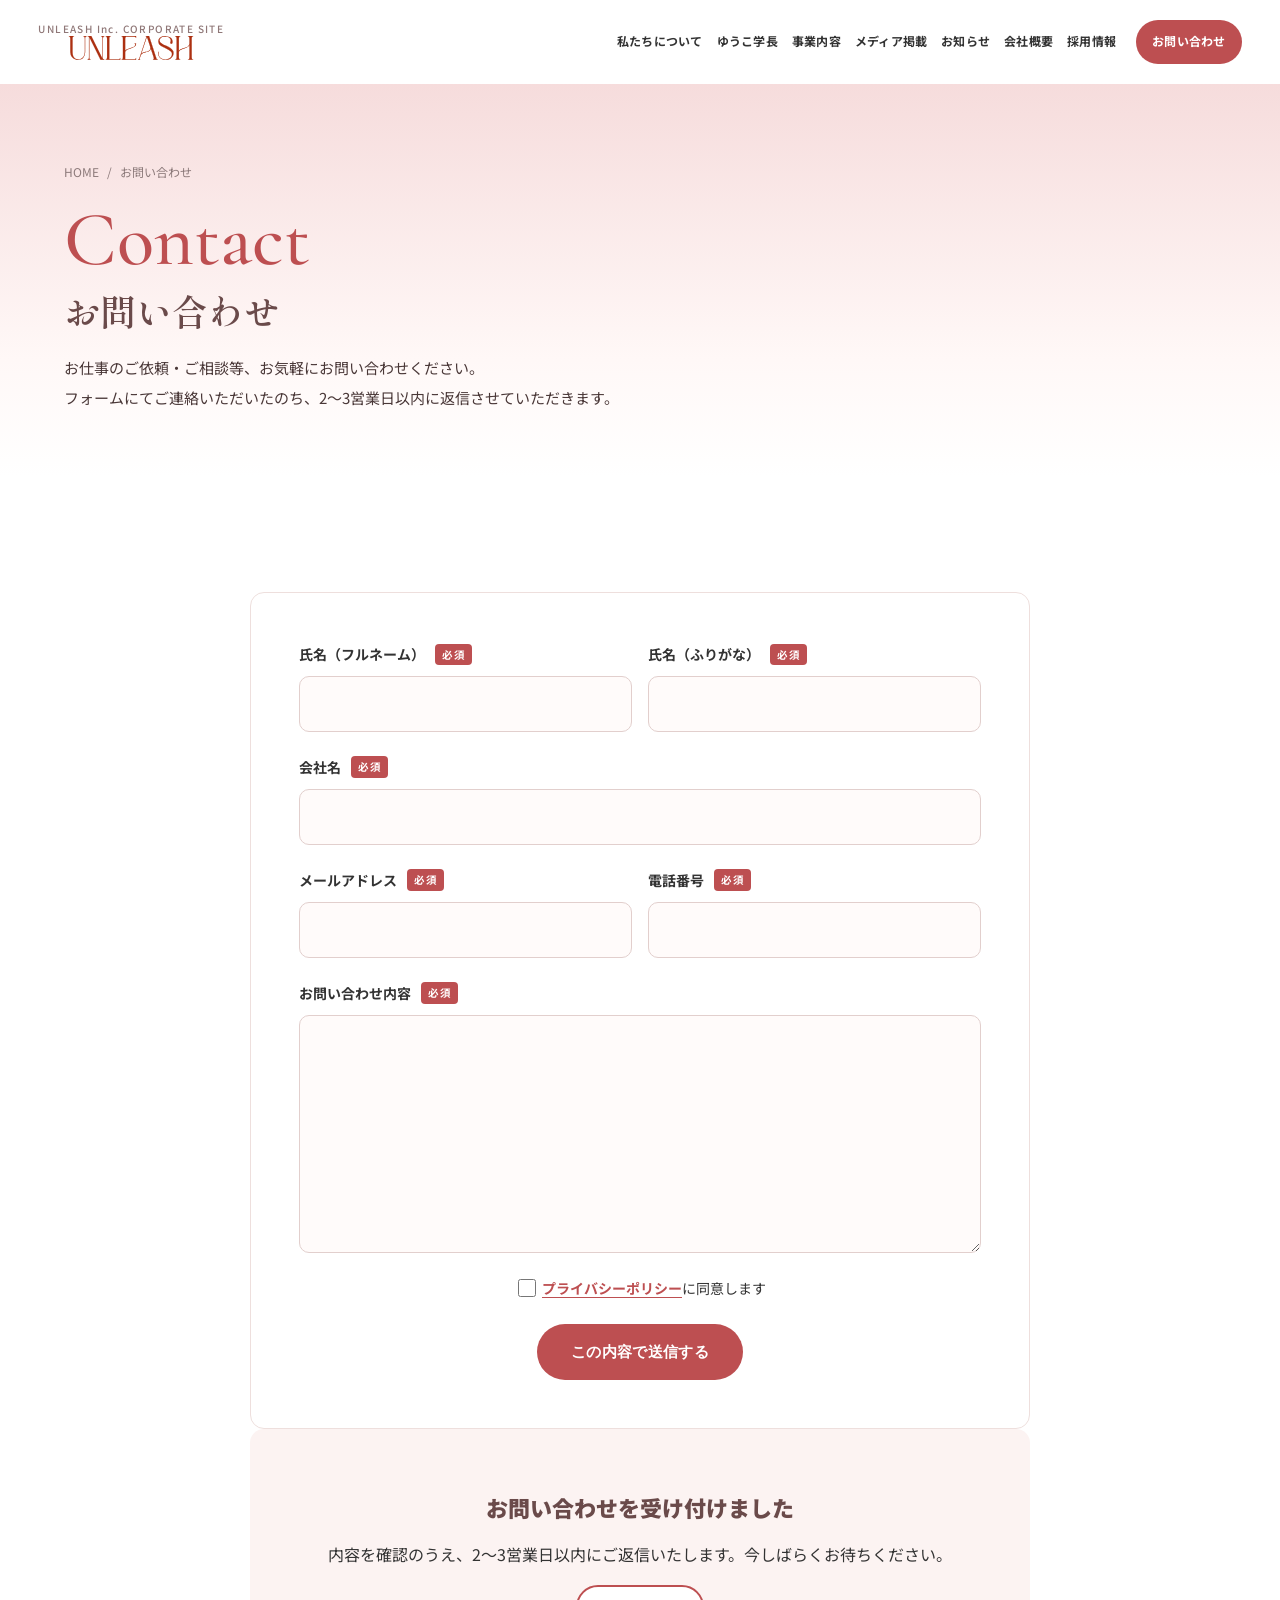
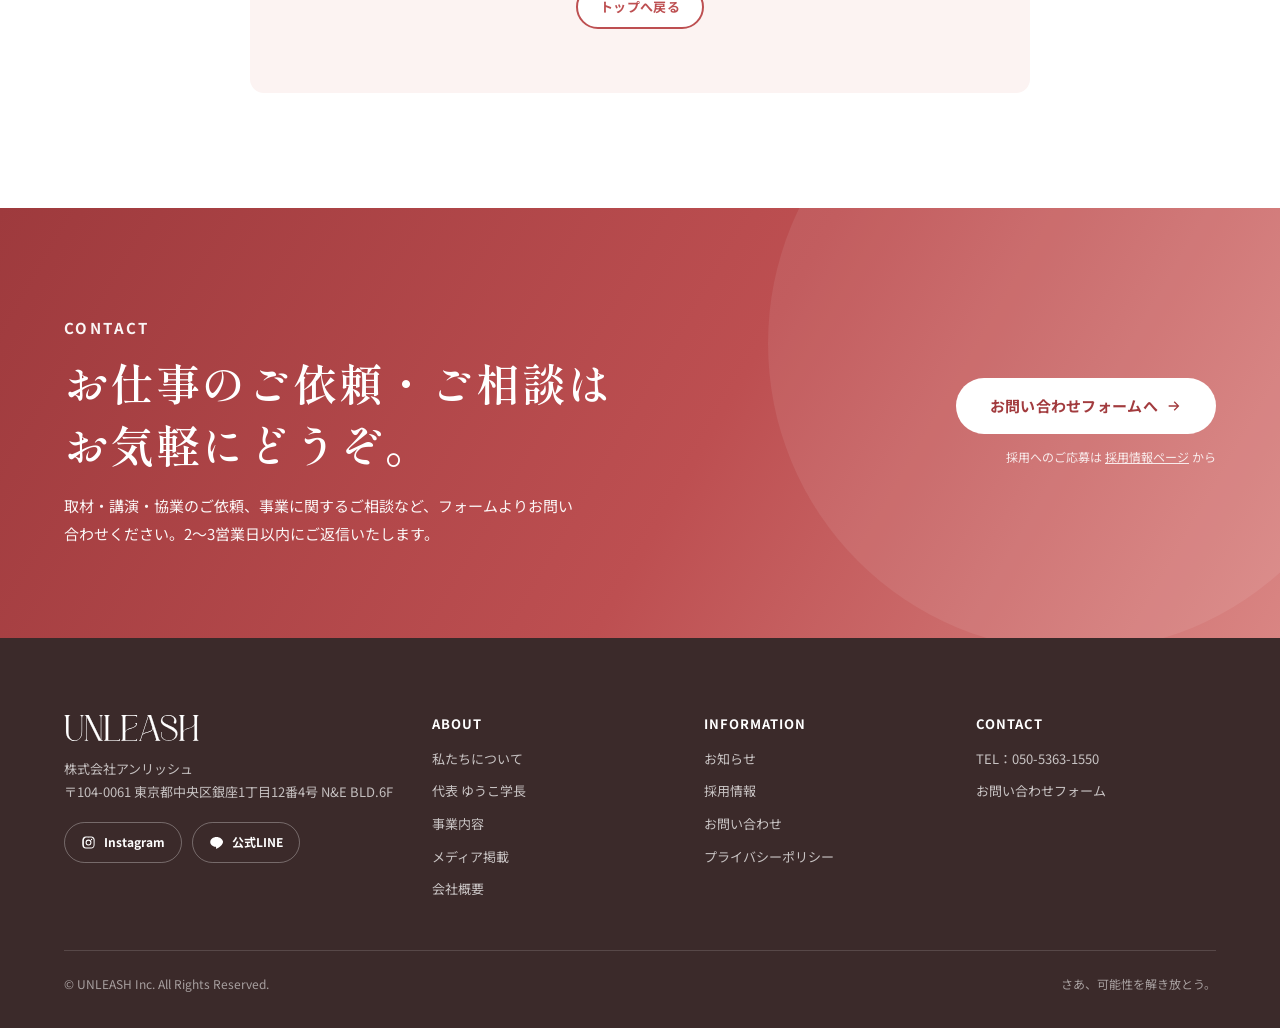
<file: contact.html>
<!DOCTYPE html>
<html lang="ja">
<head>
<meta charset="utf-8">
<meta name="viewport" content="width=device-width, initial-scale=1, viewport-fit=cover">
<title>お問い合わせ｜株式会社アンリッシュ</title>
<meta name="description" content="株式会社アンリッシュへのお問い合わせ。お仕事のご依頼・ご相談、取材・講演・協業のご依頼などはこちらのフォームからご連絡ください。">
<meta property="og:type" content="website">
<meta property="og:site_name" content="株式会社アンリッシュ">
<meta property="og:title" content="お問い合わせ｜株式会社アンリッシュ">
<meta property="og:description" content="株式会社アンリッシュへのお問い合わせ。お仕事のご依頼・ご相談、取材・講演・協業のご依頼などはこちらのフォームからご連絡ください。">
<meta property="og:locale" content="ja_JP">
<meta name="twitter:card" content="summary_large_image">
<link rel="canonical" href="https://unleash.co.jp/contact.html">
<meta property="og:url" content="https://unleash.co.jp/contact.html">
<meta property="og:image" content="https://unleash.co.jp/og-image.jpg">
<meta name="twitter:image" content="https://unleash.co.jp/og-image.jpg">
<script type="application/ld+json">{"@context": "https://schema.org", "@graph": [{"@type": "Organization", "@id": "https://unleash.co.jp/#organization", "name": "株式会社アンリッシュ", "alternateName": ["アンリッシュ", "UNLEASH", "UNLEASH Inc."], "foundingDate": "2025-04-07", "telephone": "050-5363-1550", "address": {"@type": "PostalAddress", "postalCode": "104-0061", "addressRegion": "東京都", "addressLocality": "中央区", "streetAddress": "銀座1丁目12番4号 N&E BLD.6F", "addressCountry": "JP"}, "description": "タロット指導者・ゆうこ学長が代表を務める会社。タロットスクール「UNLEASH（アンリッシュ）」の運営、占い師の育成・プロデュース、オンライン講座プロデュースなどを行う。", "founder": {"@id": "https://unleash.co.jp/yuko.html#person"}, "employee": {"@id": "https://unleash.co.jp/yuko.html#person"}, "sameAs": ["https://www.instagram.com/yukogakuchou_tarot/", "https://prtimes.jp/main/html/searchrlp/company_id/167890"], "url": "https://unleash.co.jp/", "logo": "https://unleash.co.jp/logo.svg", "image": "https://unleash.co.jp/og-image.jpg"}, {"@type": "Person", "@id": "https://unleash.co.jp/yuko.html#person", "name": "ゆうこ学長", "jobTitle": ["タロット指導者", "代表取締役"], "description": "タロットスクール「UNLEASH（アンリッシュ）」学長。北海道函館市出身。累計1,500名以上の受講生を指導。", "worksFor": {"@id": "https://unleash.co.jp/#organization"}, "birthPlace": "北海道函館市", "knowsAbout": ["タロット", "タロット占い", "占い師育成"], "sameAs": ["https://www.instagram.com/yukogakuchou_tarot/"], "url": "https://unleash.co.jp/yuko.html", "image": "https://unleash.co.jp/yuko.webp"}, {"@type": "BreadcrumbList", "itemListElement": [{"@type": "ListItem", "position": 1, "name": "HOME", "item": "https://unleash.co.jp/"}, {"@type": "ListItem", "position": 2, "name": "お問い合わせ", "item": "https://unleash.co.jp/contact.html"}]}]}</script>
<link rel="icon" href="favicon.svg" type="image/svg+xml">
<link rel="preconnect" href="https://fonts.googleapis.com">
<link rel="preconnect" href="https://fonts.gstatic.com" crossorigin>
<link rel="stylesheet" href="https://fonts.googleapis.com/css2?family=Noto+Sans+JP:wght@400;500;700;900&family=Cormorant+Garamond:ital,wght@0,500;0,600;1,500&family=Shippori+Mincho:wght@500;600&display=swap">
<link rel="stylesheet" href="style.css">
</head>
<body>
<a class="skip" href="#main">本文へスキップ</a>
<header class="header">
  <div class="header__inner">
    <a class="header__logo" href="./" aria-label="株式会社アンリッシュ トップへ">
      <small>UNLEASH Inc. CORPORATE SITE</small>
      <img src="logo.svg" alt="株式会社アンリッシュ（UNLEASH）" width="200" height="38">
    </a>
    <nav class="nav" aria-label="グローバルナビゲーション">
      <a href="./#about">私たちについて</a>
      <a href="yuko.html">ゆうこ学長</a>
      <a href="./#service">事業内容</a>
      <a href="./#media">メディア掲載</a>
      <a href="news.html">お知らせ</a>
      <a href="./#company">会社概要</a>
      <a href="recruit.html">採用情報</a>
    </nav>
    <div class="header__cta">
      <a class="btn" href="contact.html">お問い合わせ</a>
    </div>
    <button class="menu-btn" aria-expanded="false" aria-controls="drawer" aria-label="メニュー"><span></span><span></span><span></span></button>
  </div>
</header>
<div class="drawer" id="drawer">
  <a class="link" href="./">トップ</a>
  <a class="link" href="./#about">私たちについて</a>
  <a class="link" href="yuko.html">代表 ゆうこ学長</a>
  <a class="link" href="./#service">事業内容</a>
  <a class="link" href="./#media">メディア掲載</a>
  <a class="link" href="news.html">お知らせ</a>
  <a class="link" href="./#company">会社概要</a>
  <a class="link" href="recruit.html">採用情報</a>
  <a class="link" href="privacy.html">プライバシーポリシー</a>
  <div class="drawer__cta">
    <a class="btn" href="contact.html">お問い合わせ</a>
  </div>
</div>

<main id="main">
<section class="page-head">
  <div class="container">
    <nav class="breadcrumb" aria-label="パンくず"><a href="./">HOME</a><span>/</span><span>お問い合わせ</span></nav>
    <p class="en">Contact</p>
    <h1>お問い合わせ</h1>
    <p class="page-head__lead">お仕事のご依頼・ご相談等、お気軽にお問い合わせください。<br class="pc-only">フォームにてご連絡いただいたのち、2〜3営業日以内に返信させていただきます。</p>
  </div>
</section>

<section class="section">
  <div class="container">
    <form class="form reveal" id="contact-form" novalidate data-endpoint="" data-mailto="unleashtarot1144@gmail.com" data-subject="【HPお問い合わせ】">
      <div class="form__2col">
        <div class="form__row"><label for="f-name">氏名（フルネーム）<span class="req">必須</span></label><input id="f-name" name="氏名" type="text" autocomplete="name" required></div>
        <div class="form__row"><label for="f-kana">氏名（ふりがな）<span class="req">必須</span></label><input id="f-kana" name="ふりがな" type="text" required></div>
      </div>
      <div class="form__row"><label for="f-company">会社名<span class="req">必須</span></label><input id="f-company" name="会社名" type="text" autocomplete="organization" required></div>
      <div class="form__2col">
        <div class="form__row"><label for="f-email">メールアドレス<span class="req">必須</span></label><input id="f-email" name="メールアドレス" type="email" autocomplete="email" required></div>
        <div class="form__row"><label for="f-tel">電話番号<span class="req">必須</span></label><input id="f-tel" name="電話番号" type="tel" autocomplete="tel" required></div>
      </div>
      <div class="form__row"><label for="f-body">お問い合わせ内容<span class="req">必須</span></label><textarea id="f-body" name="お問い合わせ内容" rows="7" required></textarea></div>
      <div class="form__agree"><label><input type="checkbox" name="agree" required> <a class="text-link" href="privacy.html" target="_blank">プライバシーポリシー</a>に同意します</label></div>
      <p class="form__error" id="form-error" role="alert" hidden></p>
      <div class="form__submit"><button class="btn btn--lg" type="submit">この内容で送信する</button></div>
    </form>
    <div class="form-done" id="form-done" hidden>
      <h2>お問い合わせを受け付けました</h2>
      <p>内容を確認のうえ、2〜3営業日以内にご返信いたします。今しばらくお待ちください。</p>
      <a class="btn btn--ghost" href="./">トップへ戻る</a>
    </div>
  </div>
</section>

</main>
<section class="cta" id="contact-cta">
  <div class="container cta__inner">
    <div>
      <p class="cta__label">CONTACT</p>
      <h2>お仕事のご依頼・ご相談は<br>お気軽にどうぞ。</h2>
      <p>取材・講演・協業のご依頼、事業に関するご相談など、フォームよりお問い合わせください。2〜3営業日以内にご返信いたします。</p>
    </div>
    <div class="cta__actions">
      <a class="btn btn--white btn--lg" href="contact.html">お問い合わせフォームへ<svg viewBox="0 0 24 24" fill="currentColor" aria-hidden="true"><path d="M4 11h12.2l-4.6-4.6L13 5l7 7-7 7-1.4-1.4 4.6-4.6H4z"/></svg></a>
      <small>採用へのご応募は <a href="recruit.html#entry" style="text-decoration:underline">採用情報ページ</a> から</small>
    </div>
  </div>
</section>
<footer class="footer">
  <div class="container">
    <div class="footer__top">
      <div class="footer__brand">
        <img src="logo.svg" alt="株式会社アンリッシュ（UNLEASH）" width="200" height="38">
        <p>株式会社アンリッシュ<br>〒104-0061 東京都中央区銀座1丁目12番4号 N&amp;E BLD.6F</p>
        <div class="social">
          <a href="https://www.instagram.com/yukogakuchou_tarot/" target="_blank" rel="noopener"><svg viewBox="0 0 24 24" aria-hidden="true"><path d="M12 7.3A4.7 4.7 0 1 0 12 16.7 4.7 4.7 0 0 0 12 7.3zm0 7.7a3 3 0 1 1 0-6 3 3 0 0 1 0 6zm6-7.9a1.1 1.1 0 1 1-2.2 0 1.1 1.1 0 0 1 2.2 0zM21.9 8c-.1-1.5-.4-2.8-1.5-3.9S17.9 2.6 16.4 2.5C14.8 2.4 9.2 2.4 7.6 2.5 6.1 2.6 4.8 2.9 3.7 4S2.2 6.5 2.1 8c-.1 1.6-.1 6.4 0 8 .1 1.5.4 2.8 1.5 3.9s2.4 1.4 3.9 1.5c1.6.1 7.2.1 8.8 0 1.5-.1 2.8-.4 3.9-1.5s1.4-2.4 1.5-3.9c.1-1.6.1-6.4.2-8zm-2.1 9.9a3.2 3.2 0 0 1-1.8 1.8c-1.2.5-4.2.4-5.6.4s-4.4.1-5.6-.4a3.2 3.2 0 0 1-1.8-1.8C4.5 16.7 4.6 13.7 4.6 12s-.1-4.7.4-5.6a3.2 3.2 0 0 1 1.8-1.8c1.2-.5 4.2-.4 5.6-.4s4.4-.1 5.6.4a3.2 3.2 0 0 1 1.8 1.8c.5 1.2.4 4.2.4 5.6s.1 4.7-.4 5.9z"/></svg>Instagram</a>
          <a href="https://step.lme.jp/landing-qr/2005281828-y8eRj0pj?uLand=PokDoM" target="_blank" rel="noopener"><svg viewBox="0 0 24 24" aria-hidden="true"><path d="M12 3C6.5 3 2 6.6 2 11c0 4 3.6 7.3 8.4 7.9.3.1.8.2.9.5.1.3.1.7 0 1l-.1.9c0 .3-.2 1 .9.6 1.1-.5 6-3.5 8.2-6.1 1.5-1.6 2.2-3.3 2.2-4.9C22 6.6 17.5 3 12 3z"/></svg>公式LINE</a>
        </div>
      </div>
      <div>
        <h4>ABOUT</h4>
        <ul>
          <li><a href="./#about">私たちについて</a></li>
          <li><a href="yuko.html">代表 ゆうこ学長</a></li>
          <li><a href="./#service">事業内容</a></li>
          <li><a href="./#media">メディア掲載</a></li>
          <li><a href="./#company">会社概要</a></li>
        </ul>
      </div>
      <div>
        <h4>INFORMATION</h4>
        <ul>
          <li><a href="news.html">お知らせ</a></li>
          <li><a href="recruit.html">採用情報</a></li>
          <li><a href="contact.html">お問い合わせ</a></li>
          <li><a href="privacy.html">プライバシーポリシー</a></li>
        </ul>
      </div>
      <div>
        <h4>CONTACT</h4>
        <ul>
          <li>TEL：050-5363-1550</li>
          <li><a href="contact.html">お問い合わせフォーム</a></li>
        </ul>
      </div>
    </div>
    <div class="footer__bottom">
      <span>© UNLEASH Inc. All Rights Reserved.</span>
      <span>さあ、可能性を解き放とう。</span>
    </div>
  </div>
</footer>
<script src="main.js"></script>
</body>
</html>
</file>
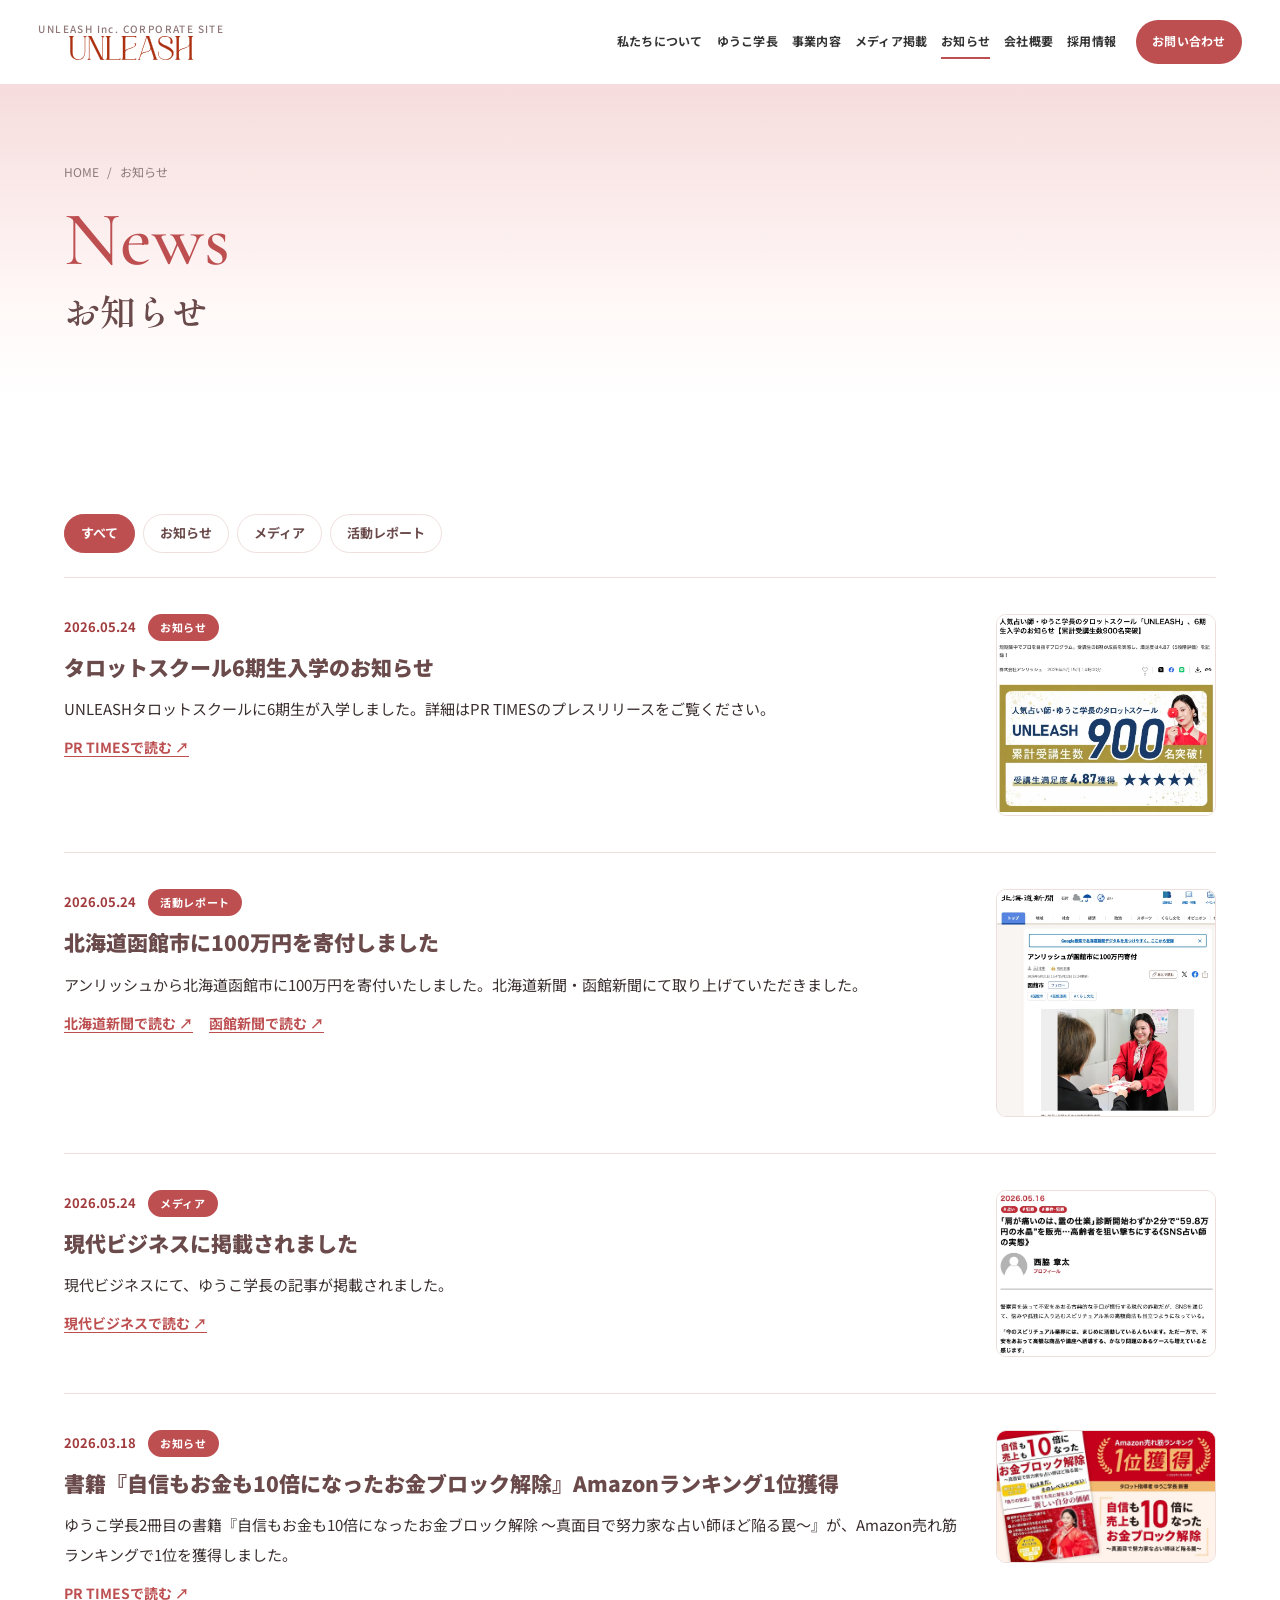
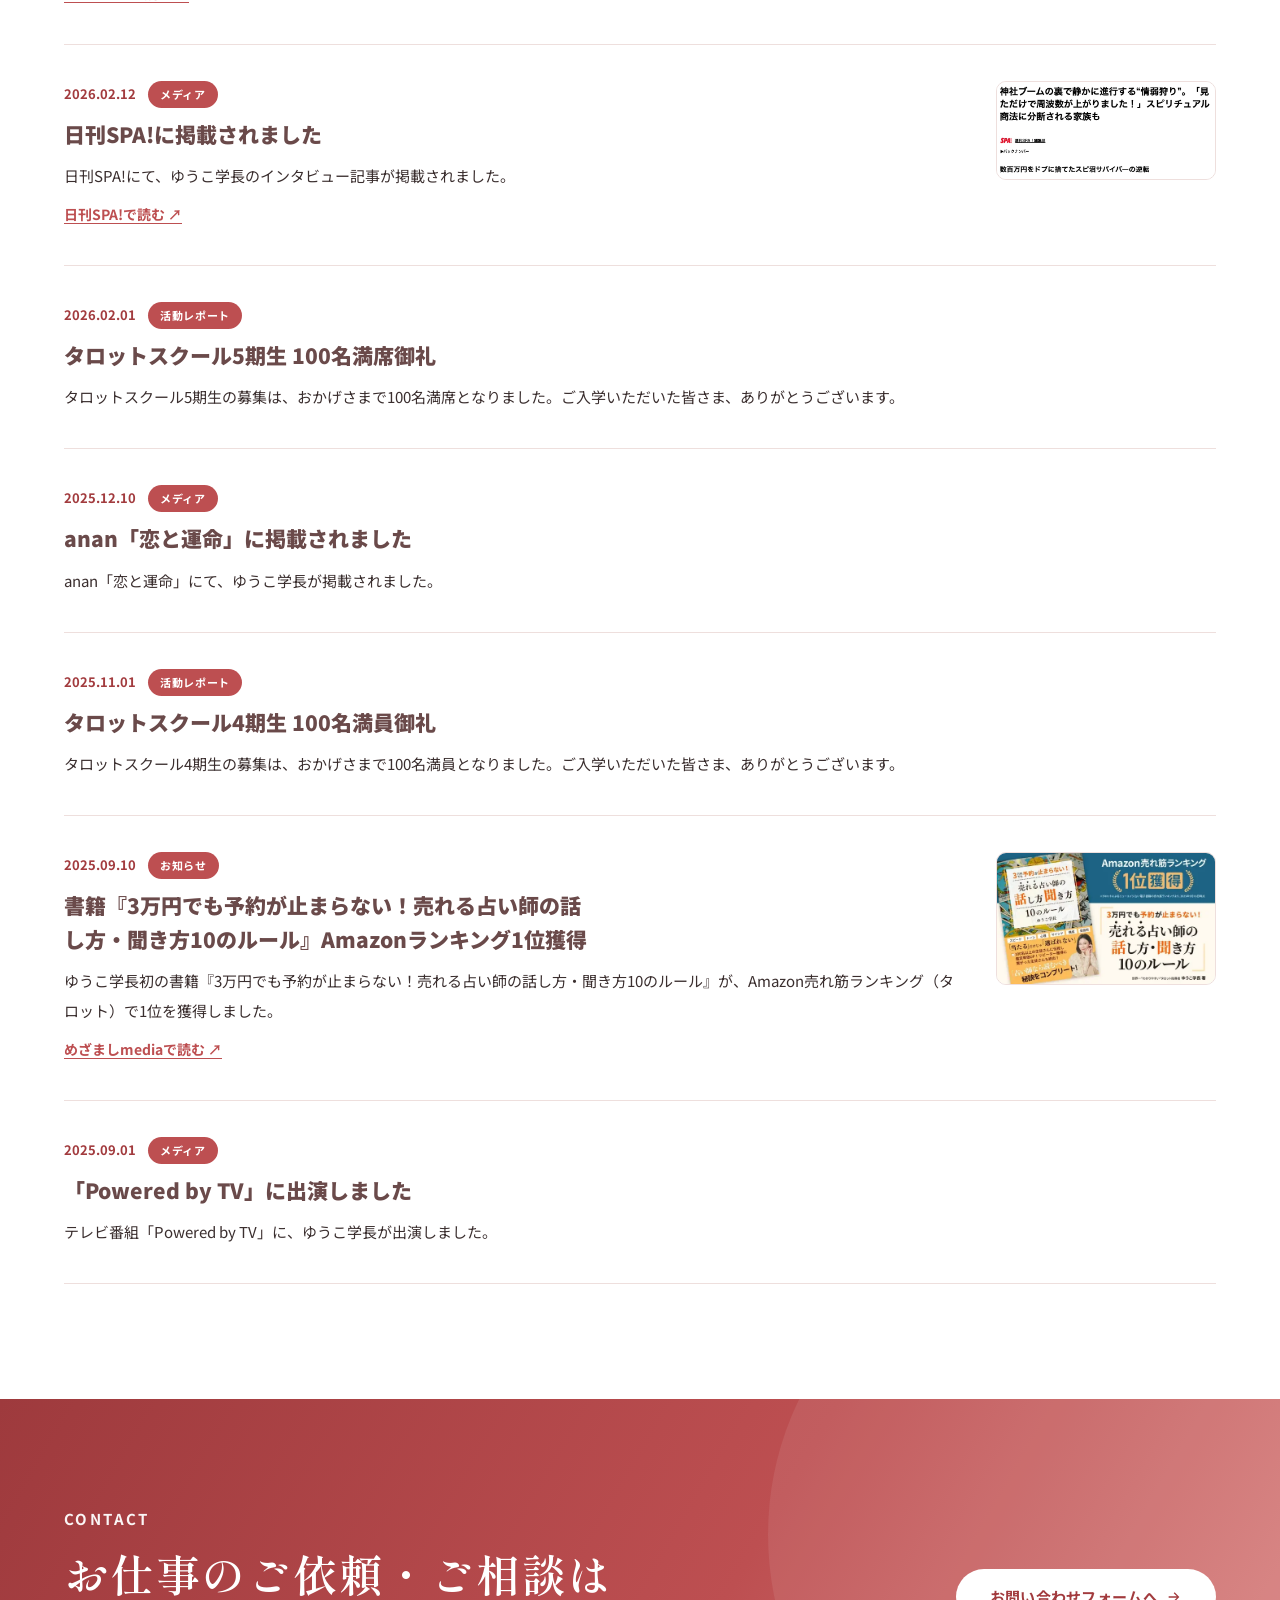
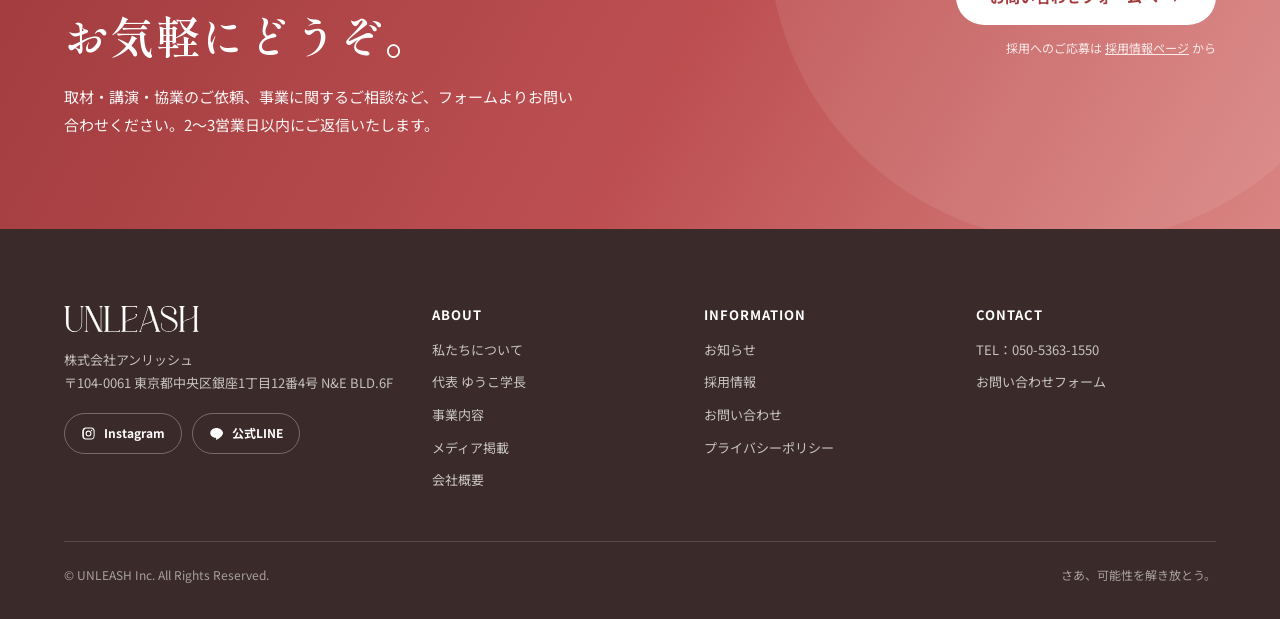
<file: news.html>
<!DOCTYPE html>
<html lang="ja">
<head>
<meta charset="utf-8">
<meta name="viewport" content="width=device-width, initial-scale=1, viewport-fit=cover">
<title>お知らせ｜株式会社アンリッシュ</title>
<meta name="description" content="株式会社アンリッシュからのお知らせ一覧。タロットスクール「UNLEASH」の最新情報、メディア掲載、活動レポートをお届けします。">
<meta property="og:type" content="website">
<meta property="og:site_name" content="株式会社アンリッシュ">
<meta property="og:title" content="お知らせ｜株式会社アンリッシュ">
<meta property="og:description" content="株式会社アンリッシュからのお知らせ一覧。タロットスクール「UNLEASH」の最新情報、メディア掲載、活動レポートをお届けします。">
<meta property="og:locale" content="ja_JP">
<meta name="twitter:card" content="summary_large_image">
<link rel="canonical" href="https://unleash.co.jp/news.html">
<meta property="og:url" content="https://unleash.co.jp/news.html">
<meta property="og:image" content="https://unleash.co.jp/og-image.jpg">
<meta name="twitter:image" content="https://unleash.co.jp/og-image.jpg">
<script type="application/ld+json">{"@context": "https://schema.org", "@graph": [{"@type": "Organization", "@id": "https://unleash.co.jp/#organization", "name": "株式会社アンリッシュ", "alternateName": ["アンリッシュ", "UNLEASH", "UNLEASH Inc."], "foundingDate": "2025-04-07", "telephone": "050-5363-1550", "address": {"@type": "PostalAddress", "postalCode": "104-0061", "addressRegion": "東京都", "addressLocality": "中央区", "streetAddress": "銀座1丁目12番4号 N&E BLD.6F", "addressCountry": "JP"}, "description": "タロット指導者・ゆうこ学長が代表を務める会社。タロットスクール「UNLEASH（アンリッシュ）」の運営、占い師の育成・プロデュース、オンライン講座プロデュースなどを行う。", "founder": {"@id": "https://unleash.co.jp/yuko.html#person"}, "employee": {"@id": "https://unleash.co.jp/yuko.html#person"}, "sameAs": ["https://www.instagram.com/yukogakuchou_tarot/", "https://prtimes.jp/main/html/searchrlp/company_id/167890"], "url": "https://unleash.co.jp/", "logo": "https://unleash.co.jp/logo.svg", "image": "https://unleash.co.jp/og-image.jpg"}, {"@type": "Person", "@id": "https://unleash.co.jp/yuko.html#person", "name": "ゆうこ学長", "jobTitle": ["タロット指導者", "代表取締役"], "description": "タロットスクール「UNLEASH（アンリッシュ）」学長。北海道函館市出身。累計1,500名以上の受講生を指導。", "worksFor": {"@id": "https://unleash.co.jp/#organization"}, "birthPlace": "北海道函館市", "knowsAbout": ["タロット", "タロット占い", "占い師育成"], "sameAs": ["https://www.instagram.com/yukogakuchou_tarot/"], "url": "https://unleash.co.jp/yuko.html", "image": "https://unleash.co.jp/yuko.webp"}, {"@type": "BreadcrumbList", "itemListElement": [{"@type": "ListItem", "position": 1, "name": "HOME", "item": "https://unleash.co.jp/"}, {"@type": "ListItem", "position": 2, "name": "お知らせ", "item": "https://unleash.co.jp/news.html"}]}]}</script>
<link rel="icon" href="favicon.svg" type="image/svg+xml">
<link rel="preconnect" href="https://fonts.googleapis.com">
<link rel="preconnect" href="https://fonts.gstatic.com" crossorigin>
<link rel="stylesheet" href="https://fonts.googleapis.com/css2?family=Noto+Sans+JP:wght@400;500;700;900&family=Cormorant+Garamond:ital,wght@0,500;0,600;1,500&family=Shippori+Mincho:wght@500;600&display=swap">
<link rel="stylesheet" href="style.css">
</head>
<body>
<a class="skip" href="#main">本文へスキップ</a>
<header class="header">
  <div class="header__inner">
    <a class="header__logo" href="./" aria-label="株式会社アンリッシュ トップへ">
      <small>UNLEASH Inc. CORPORATE SITE</small>
      <img src="logo.svg" alt="株式会社アンリッシュ（UNLEASH）" width="200" height="38">
    </a>
    <nav class="nav" aria-label="グローバルナビゲーション">
      <a href="./#about">私たちについて</a>
      <a href="yuko.html">ゆうこ学長</a>
      <a href="./#service">事業内容</a>
      <a href="./#media">メディア掲載</a>
      <a href="news.html">お知らせ</a>
      <a href="./#company">会社概要</a>
      <a href="recruit.html">採用情報</a>
    </nav>
    <div class="header__cta">
      <a class="btn" href="contact.html">お問い合わせ</a>
    </div>
    <button class="menu-btn" aria-expanded="false" aria-controls="drawer" aria-label="メニュー"><span></span><span></span><span></span></button>
  </div>
</header>
<div class="drawer" id="drawer">
  <a class="link" href="./">トップ</a>
  <a class="link" href="./#about">私たちについて</a>
  <a class="link" href="yuko.html">代表 ゆうこ学長</a>
  <a class="link" href="./#service">事業内容</a>
  <a class="link" href="./#media">メディア掲載</a>
  <a class="link" href="news.html">お知らせ</a>
  <a class="link" href="./#company">会社概要</a>
  <a class="link" href="recruit.html">採用情報</a>
  <a class="link" href="privacy.html">プライバシーポリシー</a>
  <div class="drawer__cta">
    <a class="btn" href="contact.html">お問い合わせ</a>
  </div>
</div>

<main id="main">
<section class="page-head">
  <div class="container">
    <nav class="breadcrumb" aria-label="パンくず"><a href="./">HOME</a><span>/</span><span>お知らせ</span></nav>
    <p class="en">News</p>
    <h1>お知らせ</h1>
  </div>
</section>

<section class="section">
  <div class="container">
    <div class="news-filter" role="group" aria-label="カテゴリで絞り込み">
      <button type="button" data-cat="" aria-pressed="true">すべて</button>
      <button type="button" data-cat="お知らせ" aria-pressed="false">お知らせ</button>
      <button type="button" data-cat="メディア" aria-pressed="false">メディア</button>
      <button type="button" data-cat="活動レポート" aria-pressed="false">活動レポート</button>
    </div>
    <div class="reveal">
      <article class="news-entry" id="n10" data-cat="お知らせ"><div><div class="news-entry__meta"><time datetime="2026-05-24">2026.05.24</time><span class="badge">お知らせ</span></div><h2>タロットスクール6期生入学のお知らせ</h2><p>UNLEASHタロットスクールに6期生が入学しました。詳細はPR TIMESのプレスリリースをご覧ください。</p><a class="text-link" href="https://prtimes.jp/main/html/rd/p/000000011.000167890.html" target="_blank" rel="noopener">PR TIMESで読む ↗</a>　</div><figure><img src="topic-6ki.webp" alt="" loading="lazy"></figure></article>
      <article class="news-entry" id="n9" data-cat="活動レポート"><div><div class="news-entry__meta"><time datetime="2026-05-24">2026.05.24</time><span class="badge">活動レポート</span></div><h2>北海道函館市に100万円を寄付しました</h2><p>アンリッシュから北海道函館市に100万円を寄付いたしました。北海道新聞・函館新聞にて取り上げていただきました。</p><a class="text-link" href="https://www.hokkaido-np.co.jp/article/1314641/" target="_blank" rel="noopener">北海道新聞で読む ↗</a>　<a class="text-link" href="https://digital.hakoshin.jp/news/politics/144103" target="_blank" rel="noopener">函館新聞で読む ↗</a>　</div><figure><img src="news-hakodate.webp" alt="" loading="lazy"></figure></article>
      <article class="news-entry" id="n8" data-cat="メディア"><div><div class="news-entry__meta"><time datetime="2026-05-24">2026.05.24</time><span class="badge">メディア</span></div><h2>現代ビジネスに掲載されました</h2><p>現代ビジネスにて、ゆうこ学長の記事が掲載されました。</p><a class="text-link" href="https://gendai.media/articles/-/166918" target="_blank" rel="noopener">現代ビジネスで読む ↗</a>　</div><figure><img src="news-gendai.webp" alt="" loading="lazy"></figure></article>
      <article class="news-entry" id="n7" data-cat="お知らせ"><div><div class="news-entry__meta"><time datetime="2026-03-18">2026.03.18</time><span class="badge">お知らせ</span></div><h2>書籍『自信もお金も10倍になったお金ブロック解除』Amazonランキング1位獲得</h2><p>ゆうこ学長2冊目の書籍『自信もお金も10倍になったお金ブロック解除 〜真面目で努力家な占い師ほど陥る罠〜』が、Amazon売れ筋ランキングで1位を獲得しました。</p><a class="text-link" href="https://prtimes.jp/main/html/rd/p/000000007.000167890.html" target="_blank" rel="noopener">PR TIMESで読む ↗</a>　</div><figure><img src="topic-book2.webp" alt="" loading="lazy"></figure></article>
      <article class="news-entry" id="n6" data-cat="メディア"><div><div class="news-entry__meta"><time datetime="2026-02-12">2026.02.12</time><span class="badge">メディア</span></div><h2>日刊SPA!に掲載されました</h2><p>日刊SPA!にて、ゆうこ学長のインタビュー記事が掲載されました。</p><a class="text-link" href="https://nikkan-spa.jp/2145554/3" target="_blank" rel="noopener">日刊SPA!で読む ↗</a>　</div><figure><img src="news-spa.webp" alt="" loading="lazy"></figure></article>
      <article class="news-entry no-img" id="n5" data-cat="活動レポート"><div><div class="news-entry__meta"><time datetime="2026-02-01">2026.02.01</time><span class="badge">活動レポート</span></div><h2>タロットスクール5期生 100名満席御礼</h2><p>タロットスクール5期生の募集は、おかげさまで100名満席となりました。ご入学いただいた皆さま、ありがとうございます。</p></div></article>
      <article class="news-entry no-img" id="n4" data-cat="メディア"><div><div class="news-entry__meta"><time datetime="2025-12-10">2025.12.10</time><span class="badge">メディア</span></div><h2>anan「恋と運命」に掲載されました</h2><p>anan「恋と運命」にて、ゆうこ学長が掲載されました。</p></div></article>
      <article class="news-entry no-img" id="n3" data-cat="活動レポート"><div><div class="news-entry__meta"><time datetime="2025-11-01">2025.11.01</time><span class="badge">活動レポート</span></div><h2>タロットスクール4期生 100名満員御礼</h2><p>タロットスクール4期生の募集は、おかげさまで100名満員となりました。ご入学いただいた皆さま、ありがとうございます。</p></div></article>
      <article class="news-entry" id="n2" data-cat="お知らせ"><div><div class="news-entry__meta"><time datetime="2025-09-10">2025.09.10</time><span class="badge">お知らせ</span></div><h2>書籍『3万円でも予約が止まらない！売れる占い師の話し方・聞き方10のルール』Amazonランキング1位獲得</h2><p>ゆうこ学長初の書籍『3万円でも予約が止まらない！売れる占い師の話し方・聞き方10のルール』が、Amazon売れ筋ランキング（タロット）で1位を獲得しました。</p><a class="text-link" href="https://mezamashi.media/articles/-/198175" target="_blank" rel="noopener">めざましmediaで読む ↗</a>　</div><figure><img src="topic-book1.webp" alt="" loading="lazy"></figure></article>
      <article class="news-entry no-img" id="n1" data-cat="メディア"><div><div class="news-entry__meta"><time datetime="2025-09-01">2025.09.01</time><span class="badge">メディア</span></div><h2>「Powered by TV」に出演しました</h2><p>テレビ番組「Powered by TV」に、ゆうこ学長が出演しました。</p></div></article>
    </div>
  </div>
</section>

</main>
<section class="cta" id="contact-cta">
  <div class="container cta__inner">
    <div>
      <p class="cta__label">CONTACT</p>
      <h2>お仕事のご依頼・ご相談は<br>お気軽にどうぞ。</h2>
      <p>取材・講演・協業のご依頼、事業に関するご相談など、フォームよりお問い合わせください。2〜3営業日以内にご返信いたします。</p>
    </div>
    <div class="cta__actions">
      <a class="btn btn--white btn--lg" href="contact.html">お問い合わせフォームへ<svg viewBox="0 0 24 24" fill="currentColor" aria-hidden="true"><path d="M4 11h12.2l-4.6-4.6L13 5l7 7-7 7-1.4-1.4 4.6-4.6H4z"/></svg></a>
      <small>採用へのご応募は <a href="recruit.html#entry" style="text-decoration:underline">採用情報ページ</a> から</small>
    </div>
  </div>
</section>
<footer class="footer">
  <div class="container">
    <div class="footer__top">
      <div class="footer__brand">
        <img src="logo.svg" alt="株式会社アンリッシュ（UNLEASH）" width="200" height="38">
        <p>株式会社アンリッシュ<br>〒104-0061 東京都中央区銀座1丁目12番4号 N&amp;E BLD.6F</p>
        <div class="social">
          <a href="https://www.instagram.com/yukogakuchou_tarot/" target="_blank" rel="noopener"><svg viewBox="0 0 24 24" aria-hidden="true"><path d="M12 7.3A4.7 4.7 0 1 0 12 16.7 4.7 4.7 0 0 0 12 7.3zm0 7.7a3 3 0 1 1 0-6 3 3 0 0 1 0 6zm6-7.9a1.1 1.1 0 1 1-2.2 0 1.1 1.1 0 0 1 2.2 0zM21.9 8c-.1-1.5-.4-2.8-1.5-3.9S17.9 2.6 16.4 2.5C14.8 2.4 9.2 2.4 7.6 2.5 6.1 2.6 4.8 2.9 3.7 4S2.2 6.5 2.1 8c-.1 1.6-.1 6.4 0 8 .1 1.5.4 2.8 1.5 3.9s2.4 1.4 3.9 1.5c1.6.1 7.2.1 8.8 0 1.5-.1 2.8-.4 3.9-1.5s1.4-2.4 1.5-3.9c.1-1.6.1-6.4.2-8zm-2.1 9.9a3.2 3.2 0 0 1-1.8 1.8c-1.2.5-4.2.4-5.6.4s-4.4.1-5.6-.4a3.2 3.2 0 0 1-1.8-1.8C4.5 16.7 4.6 13.7 4.6 12s-.1-4.7.4-5.6a3.2 3.2 0 0 1 1.8-1.8c1.2-.5 4.2-.4 5.6-.4s4.4-.1 5.6.4a3.2 3.2 0 0 1 1.8 1.8c.5 1.2.4 4.2.4 5.6s.1 4.7-.4 5.9z"/></svg>Instagram</a>
          <a href="https://step.lme.jp/landing-qr/2005281828-y8eRj0pj?uLand=PokDoM" target="_blank" rel="noopener"><svg viewBox="0 0 24 24" aria-hidden="true"><path d="M12 3C6.5 3 2 6.6 2 11c0 4 3.6 7.3 8.4 7.9.3.1.8.2.9.5.1.3.1.7 0 1l-.1.9c0 .3-.2 1 .9.6 1.1-.5 6-3.5 8.2-6.1 1.5-1.6 2.2-3.3 2.2-4.9C22 6.6 17.5 3 12 3z"/></svg>公式LINE</a>
        </div>
      </div>
      <div>
        <h4>ABOUT</h4>
        <ul>
          <li><a href="./#about">私たちについて</a></li>
          <li><a href="yuko.html">代表 ゆうこ学長</a></li>
          <li><a href="./#service">事業内容</a></li>
          <li><a href="./#media">メディア掲載</a></li>
          <li><a href="./#company">会社概要</a></li>
        </ul>
      </div>
      <div>
        <h4>INFORMATION</h4>
        <ul>
          <li><a href="news.html">お知らせ</a></li>
          <li><a href="recruit.html">採用情報</a></li>
          <li><a href="contact.html">お問い合わせ</a></li>
          <li><a href="privacy.html">プライバシーポリシー</a></li>
        </ul>
      </div>
      <div>
        <h4>CONTACT</h4>
        <ul>
          <li>TEL：050-5363-1550</li>
          <li><a href="contact.html">お問い合わせフォーム</a></li>
        </ul>
      </div>
    </div>
    <div class="footer__bottom">
      <span>© UNLEASH Inc. All Rights Reserved.</span>
      <span>さあ、可能性を解き放とう。</span>
    </div>
  </div>
</footer>
<script src="main.js"></script>
</body>
</html>
</file>
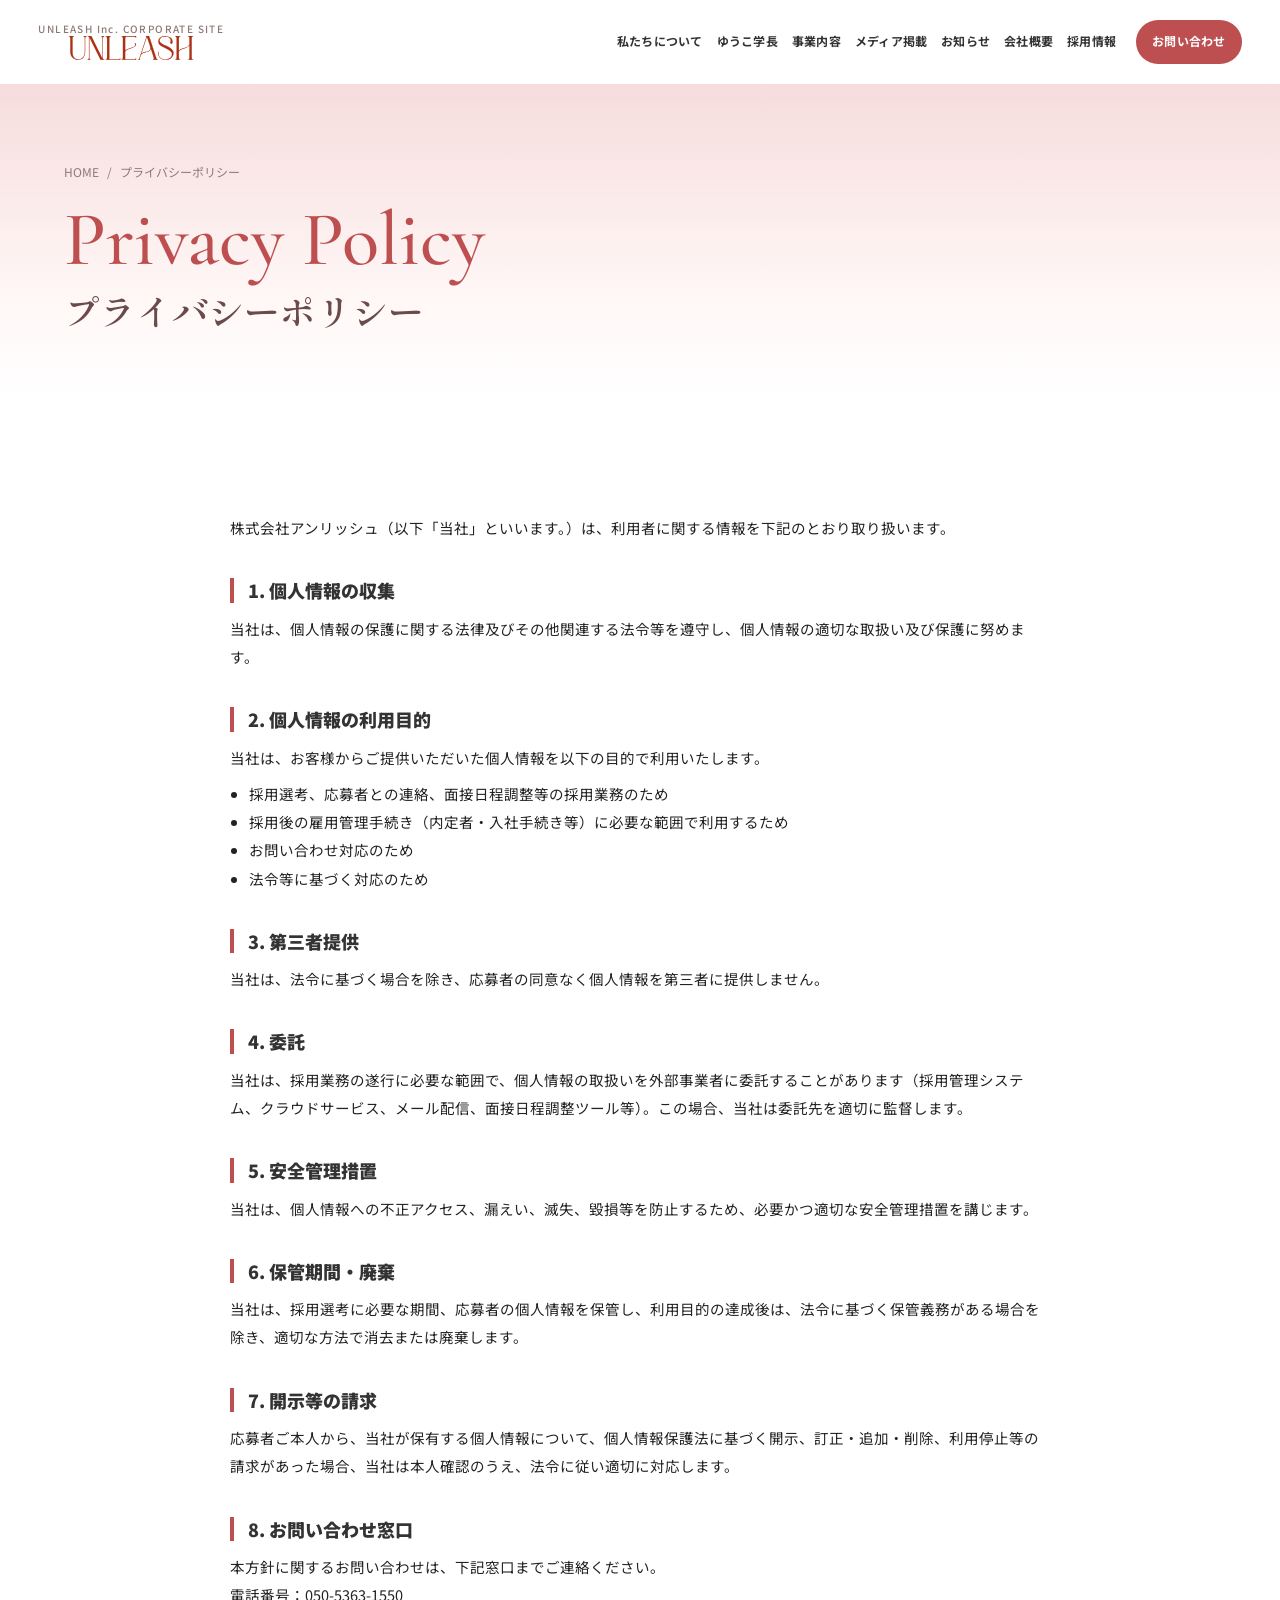
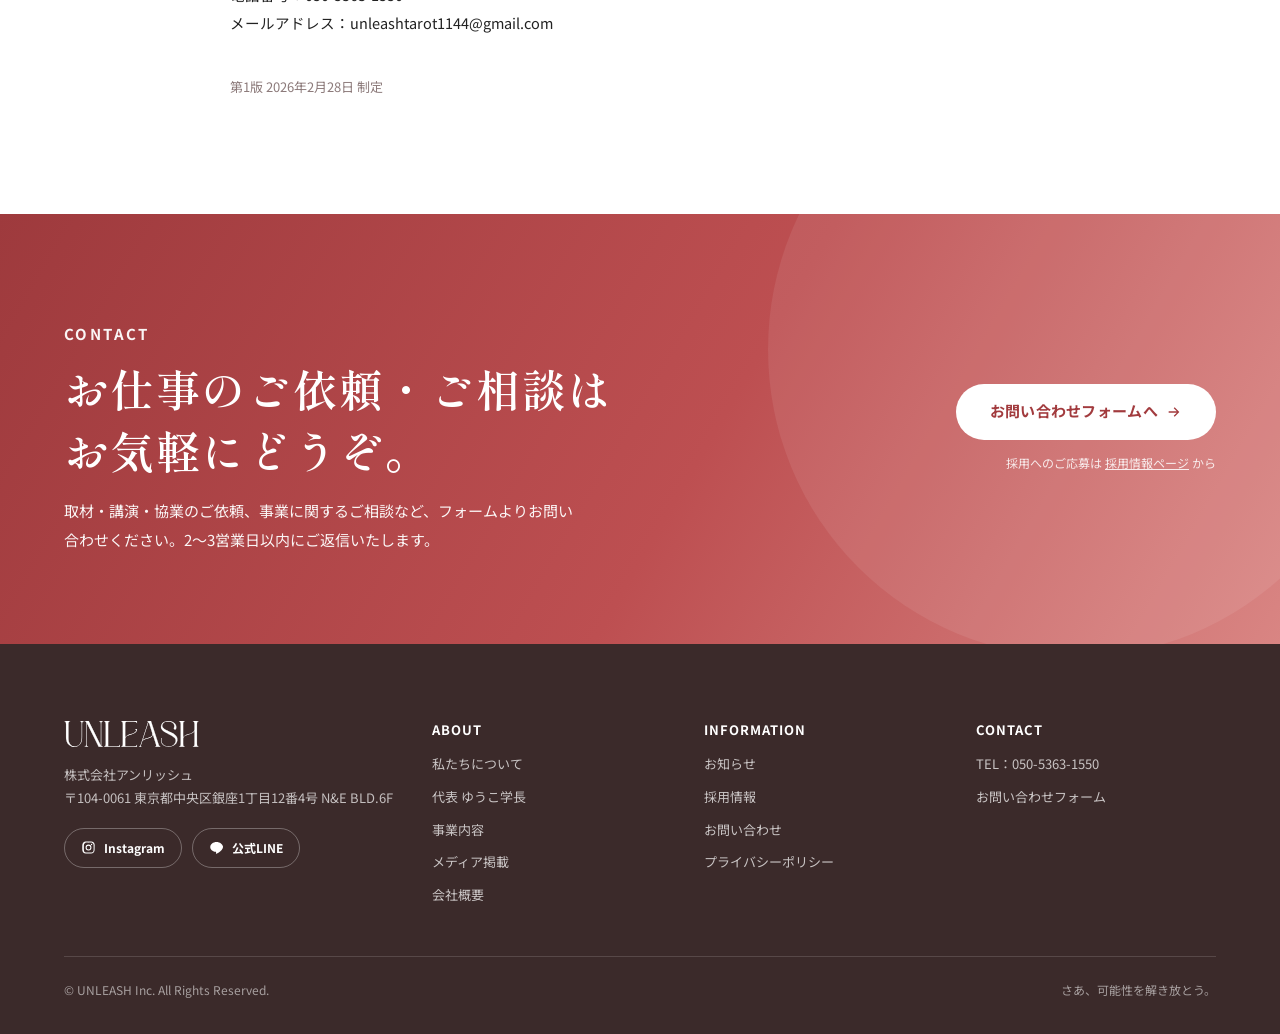
<file: privacy.html>
<!DOCTYPE html>
<html lang="ja">
<head>
<meta charset="utf-8">
<meta name="viewport" content="width=device-width, initial-scale=1, viewport-fit=cover">
<title>プライバシーポリシー｜株式会社アンリッシュ</title>
<meta name="description" content="株式会社アンリッシュのプライバシーポリシー（個人情報の取扱いについて）。">
<meta property="og:type" content="website">
<meta property="og:site_name" content="株式会社アンリッシュ">
<meta property="og:title" content="プライバシーポリシー｜株式会社アンリッシュ">
<meta property="og:description" content="株式会社アンリッシュのプライバシーポリシー（個人情報の取扱いについて）。">
<meta property="og:locale" content="ja_JP">
<meta name="twitter:card" content="summary_large_image">
<link rel="canonical" href="https://unleash.co.jp/privacy.html">
<meta property="og:url" content="https://unleash.co.jp/privacy.html">
<meta property="og:image" content="https://unleash.co.jp/og-image.jpg">
<meta name="twitter:image" content="https://unleash.co.jp/og-image.jpg">
<script type="application/ld+json">{"@context": "https://schema.org", "@graph": [{"@type": "Organization", "@id": "https://unleash.co.jp/#organization", "name": "株式会社アンリッシュ", "alternateName": ["アンリッシュ", "UNLEASH", "UNLEASH Inc."], "foundingDate": "2025-04-07", "telephone": "050-5363-1550", "address": {"@type": "PostalAddress", "postalCode": "104-0061", "addressRegion": "東京都", "addressLocality": "中央区", "streetAddress": "銀座1丁目12番4号 N&E BLD.6F", "addressCountry": "JP"}, "description": "タロット指導者・ゆうこ学長が代表を務める会社。タロットスクール「UNLEASH（アンリッシュ）」の運営、占い師の育成・プロデュース、オンライン講座プロデュースなどを行う。", "founder": {"@id": "https://unleash.co.jp/yuko.html#person"}, "employee": {"@id": "https://unleash.co.jp/yuko.html#person"}, "sameAs": ["https://www.instagram.com/yukogakuchou_tarot/", "https://prtimes.jp/main/html/searchrlp/company_id/167890"], "url": "https://unleash.co.jp/", "logo": "https://unleash.co.jp/logo.svg", "image": "https://unleash.co.jp/og-image.jpg"}, {"@type": "Person", "@id": "https://unleash.co.jp/yuko.html#person", "name": "ゆうこ学長", "jobTitle": ["タロット指導者", "代表取締役"], "description": "タロットスクール「UNLEASH（アンリッシュ）」学長。北海道函館市出身。累計1,500名以上の受講生を指導。", "worksFor": {"@id": "https://unleash.co.jp/#organization"}, "birthPlace": "北海道函館市", "knowsAbout": ["タロット", "タロット占い", "占い師育成"], "sameAs": ["https://www.instagram.com/yukogakuchou_tarot/"], "url": "https://unleash.co.jp/yuko.html", "image": "https://unleash.co.jp/yuko.webp"}, {"@type": "BreadcrumbList", "itemListElement": [{"@type": "ListItem", "position": 1, "name": "HOME", "item": "https://unleash.co.jp/"}, {"@type": "ListItem", "position": 2, "name": "プライバシーポリシー", "item": "https://unleash.co.jp/privacy.html"}]}]}</script>
<link rel="icon" href="favicon.svg" type="image/svg+xml">
<link rel="preconnect" href="https://fonts.googleapis.com">
<link rel="preconnect" href="https://fonts.gstatic.com" crossorigin>
<link rel="stylesheet" href="https://fonts.googleapis.com/css2?family=Noto+Sans+JP:wght@400;500;700;900&family=Cormorant+Garamond:ital,wght@0,500;0,600;1,500&family=Shippori+Mincho:wght@500;600&display=swap">
<link rel="stylesheet" href="style.css">
</head>
<body>
<a class="skip" href="#main">本文へスキップ</a>
<header class="header">
  <div class="header__inner">
    <a class="header__logo" href="./" aria-label="株式会社アンリッシュ トップへ">
      <small>UNLEASH Inc. CORPORATE SITE</small>
      <img src="logo.svg" alt="株式会社アンリッシュ（UNLEASH）" width="200" height="38">
    </a>
    <nav class="nav" aria-label="グローバルナビゲーション">
      <a href="./#about">私たちについて</a>
      <a href="yuko.html">ゆうこ学長</a>
      <a href="./#service">事業内容</a>
      <a href="./#media">メディア掲載</a>
      <a href="news.html">お知らせ</a>
      <a href="./#company">会社概要</a>
      <a href="recruit.html">採用情報</a>
    </nav>
    <div class="header__cta">
      <a class="btn" href="contact.html">お問い合わせ</a>
    </div>
    <button class="menu-btn" aria-expanded="false" aria-controls="drawer" aria-label="メニュー"><span></span><span></span><span></span></button>
  </div>
</header>
<div class="drawer" id="drawer">
  <a class="link" href="./">トップ</a>
  <a class="link" href="./#about">私たちについて</a>
  <a class="link" href="yuko.html">代表 ゆうこ学長</a>
  <a class="link" href="./#service">事業内容</a>
  <a class="link" href="./#media">メディア掲載</a>
  <a class="link" href="news.html">お知らせ</a>
  <a class="link" href="./#company">会社概要</a>
  <a class="link" href="recruit.html">採用情報</a>
  <a class="link" href="privacy.html">プライバシーポリシー</a>
  <div class="drawer__cta">
    <a class="btn" href="contact.html">お問い合わせ</a>
  </div>
</div>

<main id="main">
<section class="page-head">
  <div class="container">
    <nav class="breadcrumb" aria-label="パンくず"><a href="./">HOME</a><span>/</span><span>プライバシーポリシー</span></nav>
    <p class="en">Privacy Policy</p>
    <h1>プライバシーポリシー</h1>
  </div>
</section>

<section class="section">
  <div class="container legal">
    <p>株式会社アンリッシュ（以下「当社」といいます。）は、利用者に関する情報を下記のとおり取り扱います。</p>
    <h2 style="margin-top:36px">1. 個人情報の収集</h2>
    <p>当社は、個人情報の保護に関する法律及びその他関連する法令等を遵守し、個人情報の適切な取扱い及び保護に努めます。</p>
    <h2>2. 個人情報の利用目的</h2>
    <p>当社は、お客様からご提供いただいた個人情報を以下の目的で利用いたします。</p>
    <ul>
      <li>採用選考、応募者との連絡、面接日程調整等の採用業務のため</li>
      <li>採用後の雇用管理手続き（内定者・入社手続き等）に必要な範囲で利用するため</li>
      <li>お問い合わせ対応のため</li>
      <li>法令等に基づく対応のため</li>
    </ul>
    <h2>3. 第三者提供</h2>
    <p>当社は、法令に基づく場合を除き、応募者の同意なく個人情報を第三者に提供しません。</p>
    <h2>4. 委託</h2>
    <p>当社は、採用業務の遂行に必要な範囲で、個人情報の取扱いを外部事業者に委託することがあります（採用管理システム、クラウドサービス、メール配信、面接日程調整ツール等）。この場合、当社は委託先を適切に監督します。</p>
    <h2>5. 安全管理措置</h2>
    <p>当社は、個人情報への不正アクセス、漏えい、滅失、毀損等を防止するため、必要かつ適切な安全管理措置を講じます。</p>
    <h2>6. 保管期間・廃棄</h2>
    <p>当社は、採用選考に必要な期間、応募者の個人情報を保管し、利用目的の達成後は、法令に基づく保管義務がある場合を除き、適切な方法で消去または廃棄します。</p>
    <h2>7. 開示等の請求</h2>
    <p>応募者ご本人から、当社が保有する個人情報について、個人情報保護法に基づく開示、訂正・追加・削除、利用停止等の請求があった場合、当社は本人確認のうえ、法令に従い適切に対応します。</p>
    <h2>8. お問い合わせ窓口</h2>
    <p>本方針に関するお問い合わせは、下記窓口までご連絡ください。</p>
    <p>電話番号：050-5363-1550<br>メールアドレス：unleashtarot1144@gmail.com</p>
    <p class="date">第1版 2026年2月28日 制定</p>
  </div>
</section>

</main>
<section class="cta" id="contact-cta">
  <div class="container cta__inner">
    <div>
      <p class="cta__label">CONTACT</p>
      <h2>お仕事のご依頼・ご相談は<br>お気軽にどうぞ。</h2>
      <p>取材・講演・協業のご依頼、事業に関するご相談など、フォームよりお問い合わせください。2〜3営業日以内にご返信いたします。</p>
    </div>
    <div class="cta__actions">
      <a class="btn btn--white btn--lg" href="contact.html">お問い合わせフォームへ<svg viewBox="0 0 24 24" fill="currentColor" aria-hidden="true"><path d="M4 11h12.2l-4.6-4.6L13 5l7 7-7 7-1.4-1.4 4.6-4.6H4z"/></svg></a>
      <small>採用へのご応募は <a href="recruit.html#entry" style="text-decoration:underline">採用情報ページ</a> から</small>
    </div>
  </div>
</section>
<footer class="footer">
  <div class="container">
    <div class="footer__top">
      <div class="footer__brand">
        <img src="logo.svg" alt="株式会社アンリッシュ（UNLEASH）" width="200" height="38">
        <p>株式会社アンリッシュ<br>〒104-0061 東京都中央区銀座1丁目12番4号 N&amp;E BLD.6F</p>
        <div class="social">
          <a href="https://www.instagram.com/yukogakuchou_tarot/" target="_blank" rel="noopener"><svg viewBox="0 0 24 24" aria-hidden="true"><path d="M12 7.3A4.7 4.7 0 1 0 12 16.7 4.7 4.7 0 0 0 12 7.3zm0 7.7a3 3 0 1 1 0-6 3 3 0 0 1 0 6zm6-7.9a1.1 1.1 0 1 1-2.2 0 1.1 1.1 0 0 1 2.2 0zM21.9 8c-.1-1.5-.4-2.8-1.5-3.9S17.9 2.6 16.4 2.5C14.8 2.4 9.2 2.4 7.6 2.5 6.1 2.6 4.8 2.9 3.7 4S2.2 6.5 2.1 8c-.1 1.6-.1 6.4 0 8 .1 1.5.4 2.8 1.5 3.9s2.4 1.4 3.9 1.5c1.6.1 7.2.1 8.8 0 1.5-.1 2.8-.4 3.9-1.5s1.4-2.4 1.5-3.9c.1-1.6.1-6.4.2-8zm-2.1 9.9a3.2 3.2 0 0 1-1.8 1.8c-1.2.5-4.2.4-5.6.4s-4.4.1-5.6-.4a3.2 3.2 0 0 1-1.8-1.8C4.5 16.7 4.6 13.7 4.6 12s-.1-4.7.4-5.6a3.2 3.2 0 0 1 1.8-1.8c1.2-.5 4.2-.4 5.6-.4s4.4-.1 5.6.4a3.2 3.2 0 0 1 1.8 1.8c.5 1.2.4 4.2.4 5.6s.1 4.7-.4 5.9z"/></svg>Instagram</a>
          <a href="https://step.lme.jp/landing-qr/2005281828-y8eRj0pj?uLand=PokDoM" target="_blank" rel="noopener"><svg viewBox="0 0 24 24" aria-hidden="true"><path d="M12 3C6.5 3 2 6.6 2 11c0 4 3.6 7.3 8.4 7.9.3.1.8.2.9.5.1.3.1.7 0 1l-.1.9c0 .3-.2 1 .9.6 1.1-.5 6-3.5 8.2-6.1 1.5-1.6 2.2-3.3 2.2-4.9C22 6.6 17.5 3 12 3z"/></svg>公式LINE</a>
        </div>
      </div>
      <div>
        <h4>ABOUT</h4>
        <ul>
          <li><a href="./#about">私たちについて</a></li>
          <li><a href="yuko.html">代表 ゆうこ学長</a></li>
          <li><a href="./#service">事業内容</a></li>
          <li><a href="./#media">メディア掲載</a></li>
          <li><a href="./#company">会社概要</a></li>
        </ul>
      </div>
      <div>
        <h4>INFORMATION</h4>
        <ul>
          <li><a href="news.html">お知らせ</a></li>
          <li><a href="recruit.html">採用情報</a></li>
          <li><a href="contact.html">お問い合わせ</a></li>
          <li><a href="privacy.html">プライバシーポリシー</a></li>
        </ul>
      </div>
      <div>
        <h4>CONTACT</h4>
        <ul>
          <li>TEL：050-5363-1550</li>
          <li><a href="contact.html">お問い合わせフォーム</a></li>
        </ul>
      </div>
    </div>
    <div class="footer__bottom">
      <span>© UNLEASH Inc. All Rights Reserved.</span>
      <span>さあ、可能性を解き放とう。</span>
    </div>
  </div>
</footer>
<script src="main.js"></script>
</body>
</html>
</file>
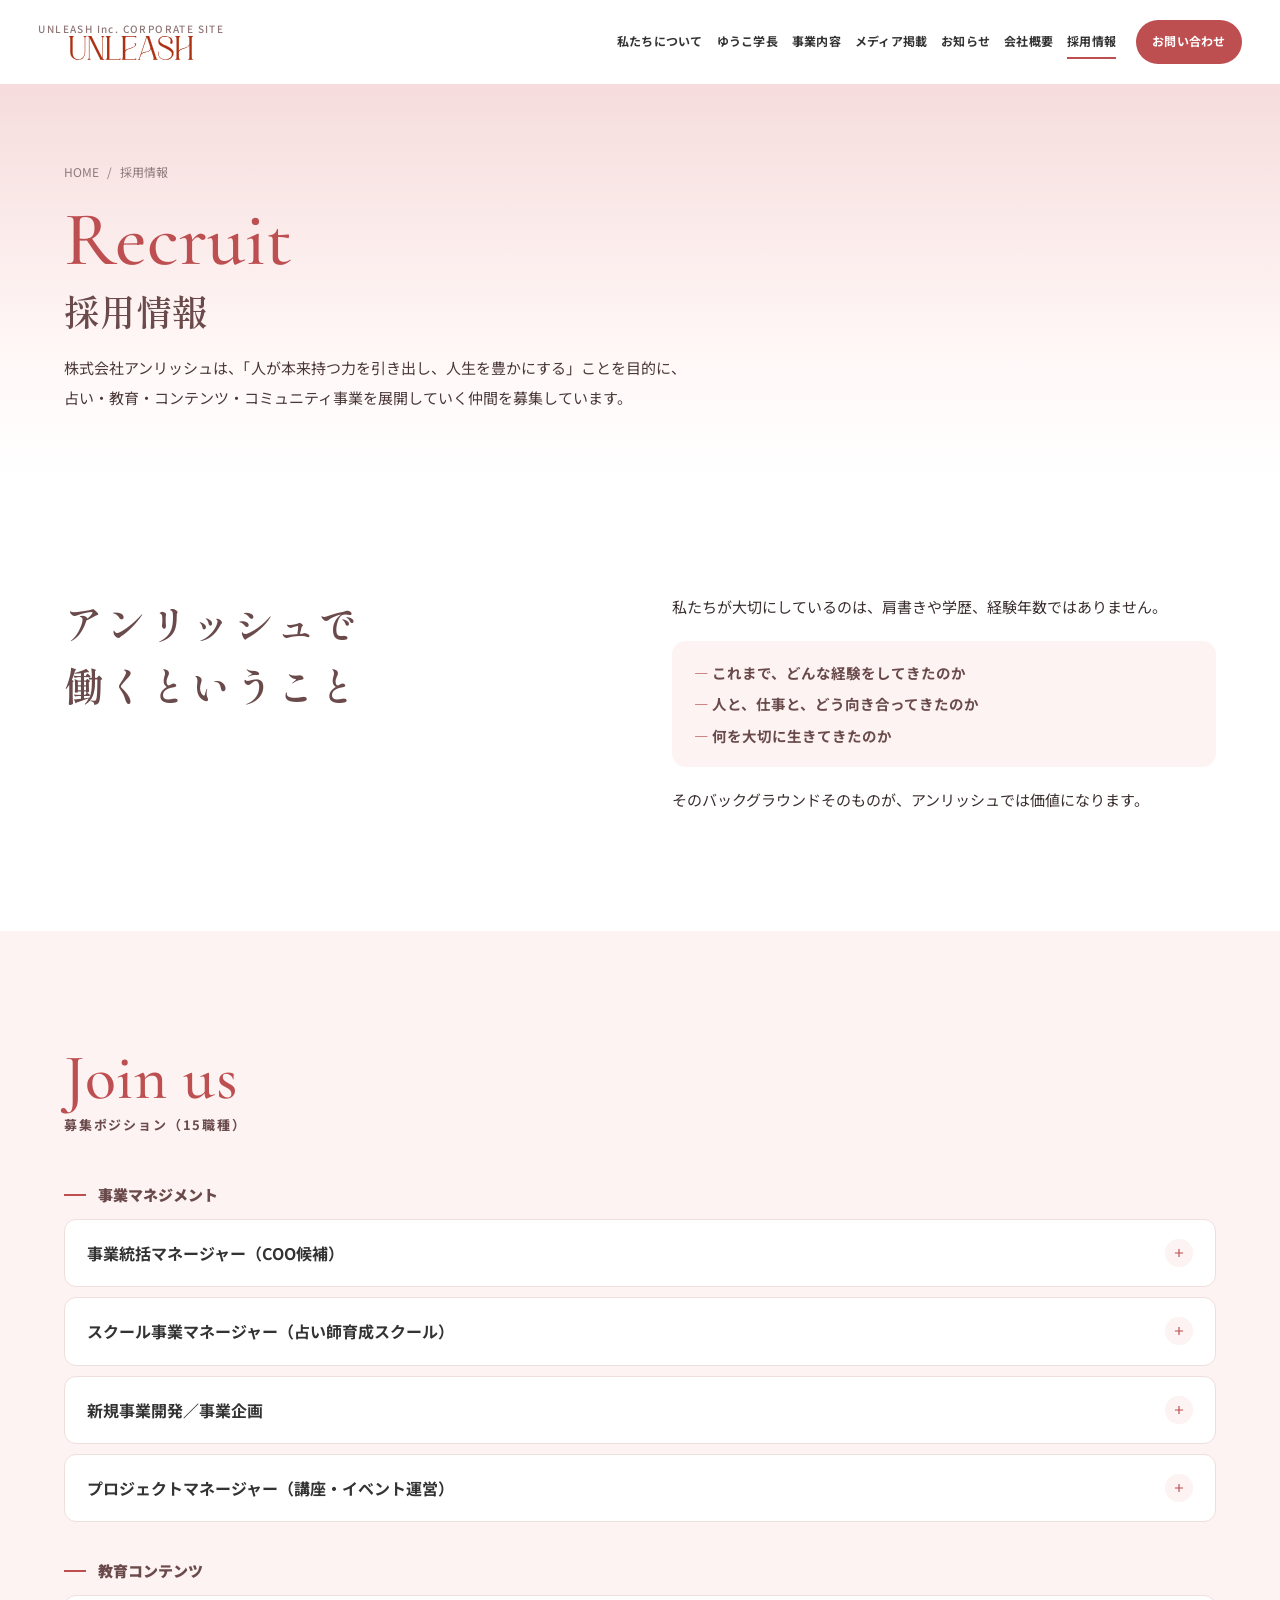
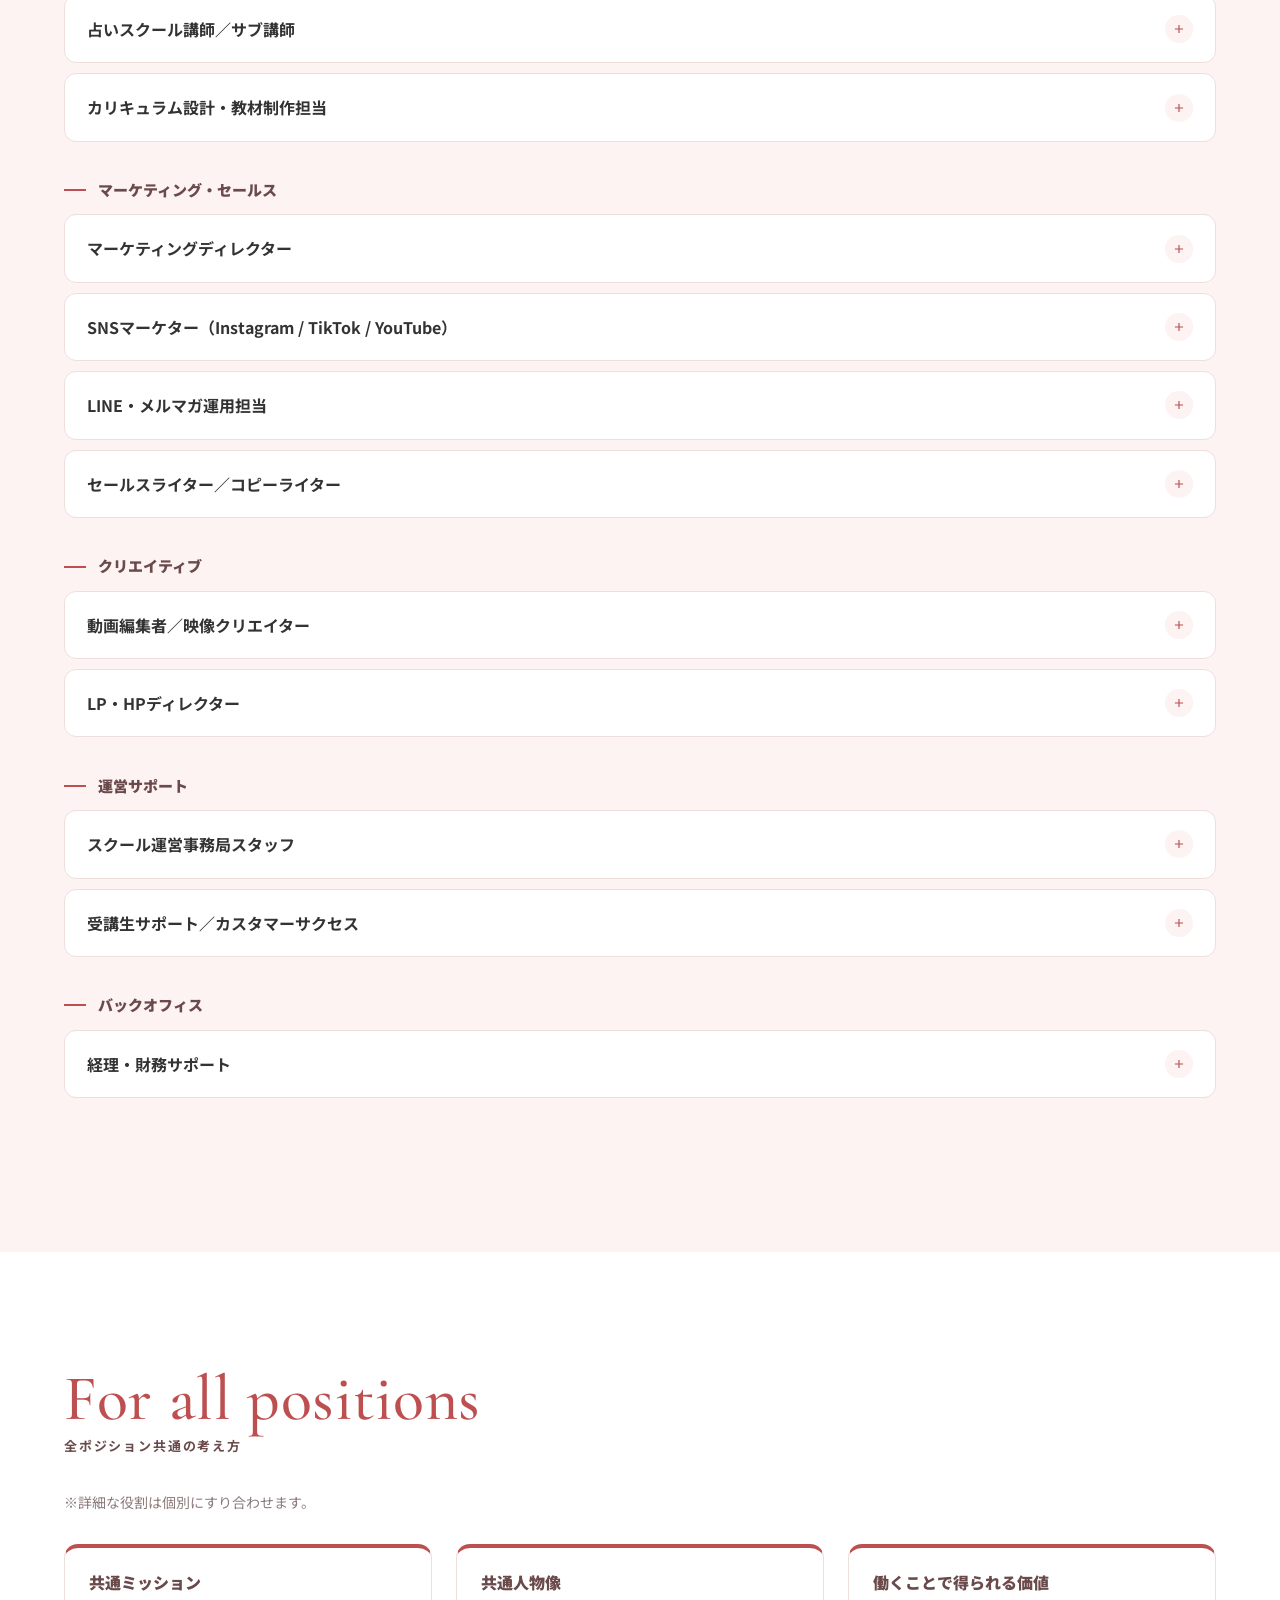
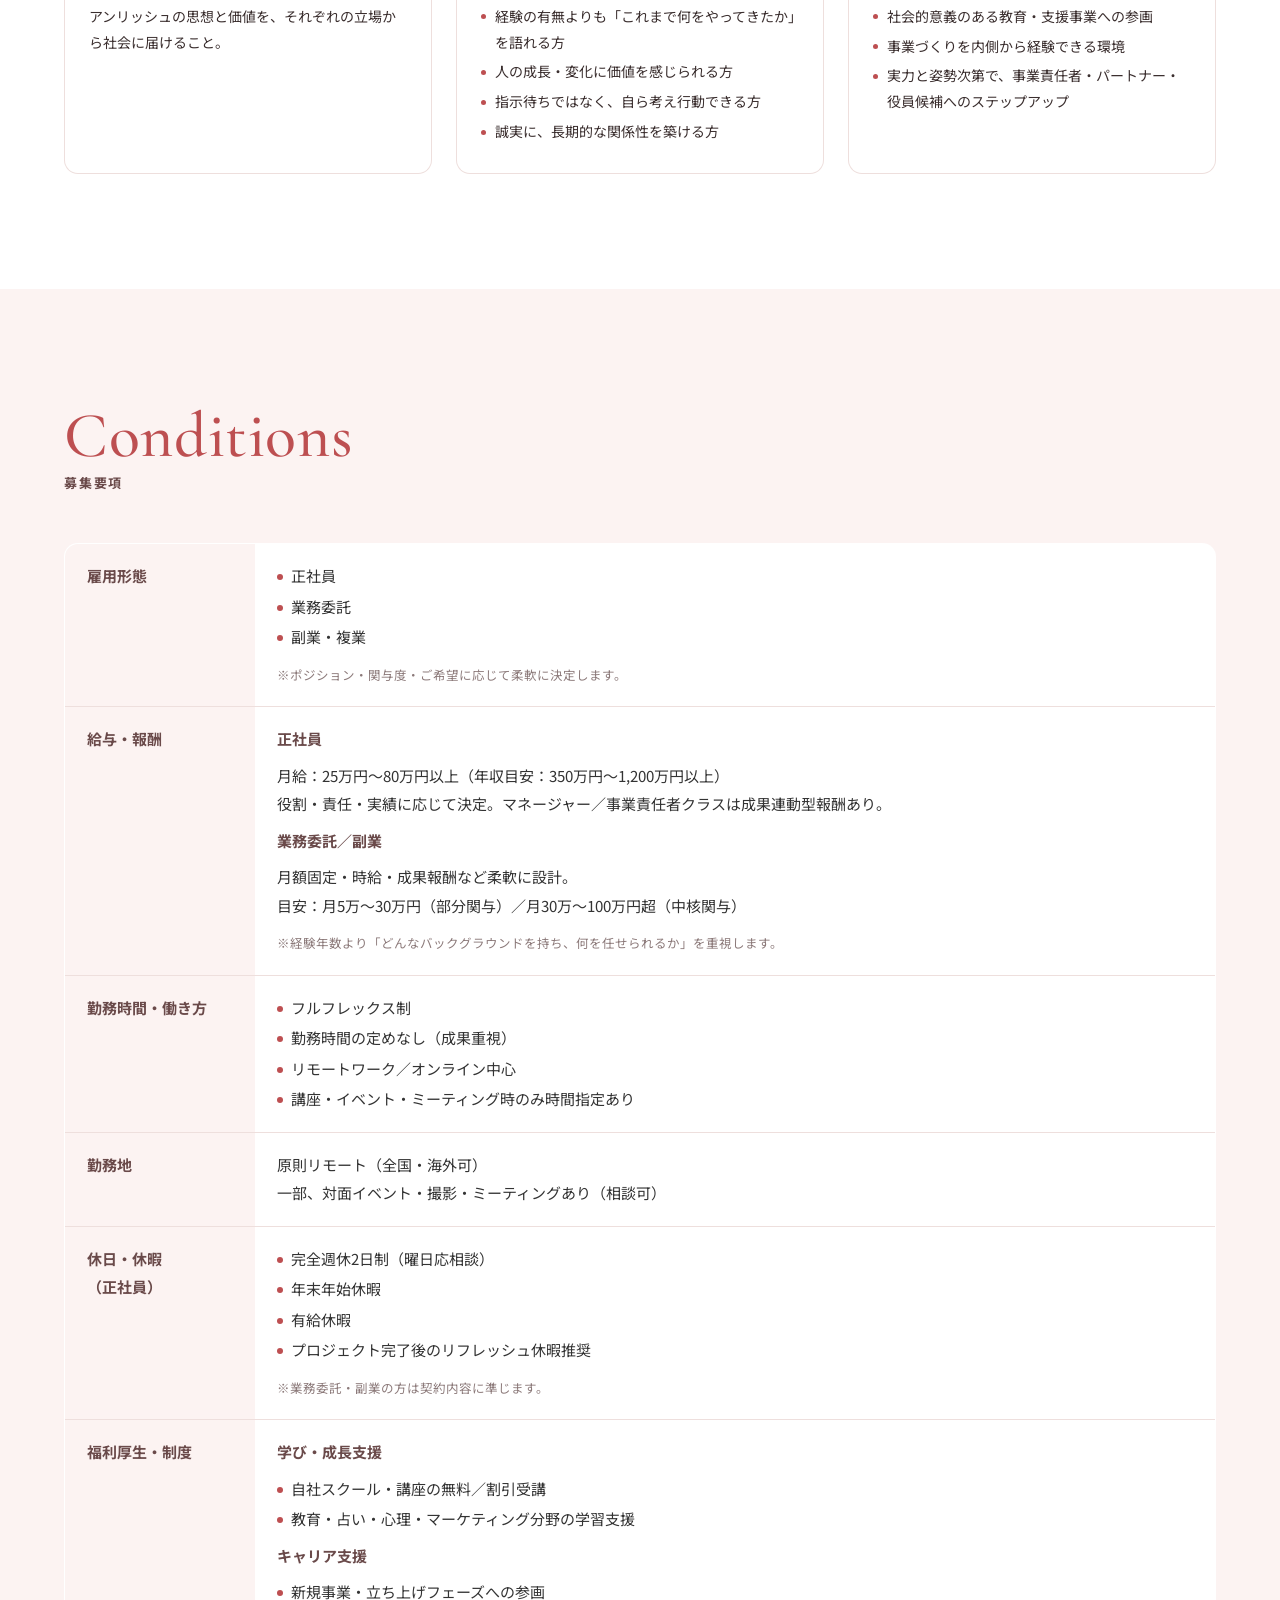
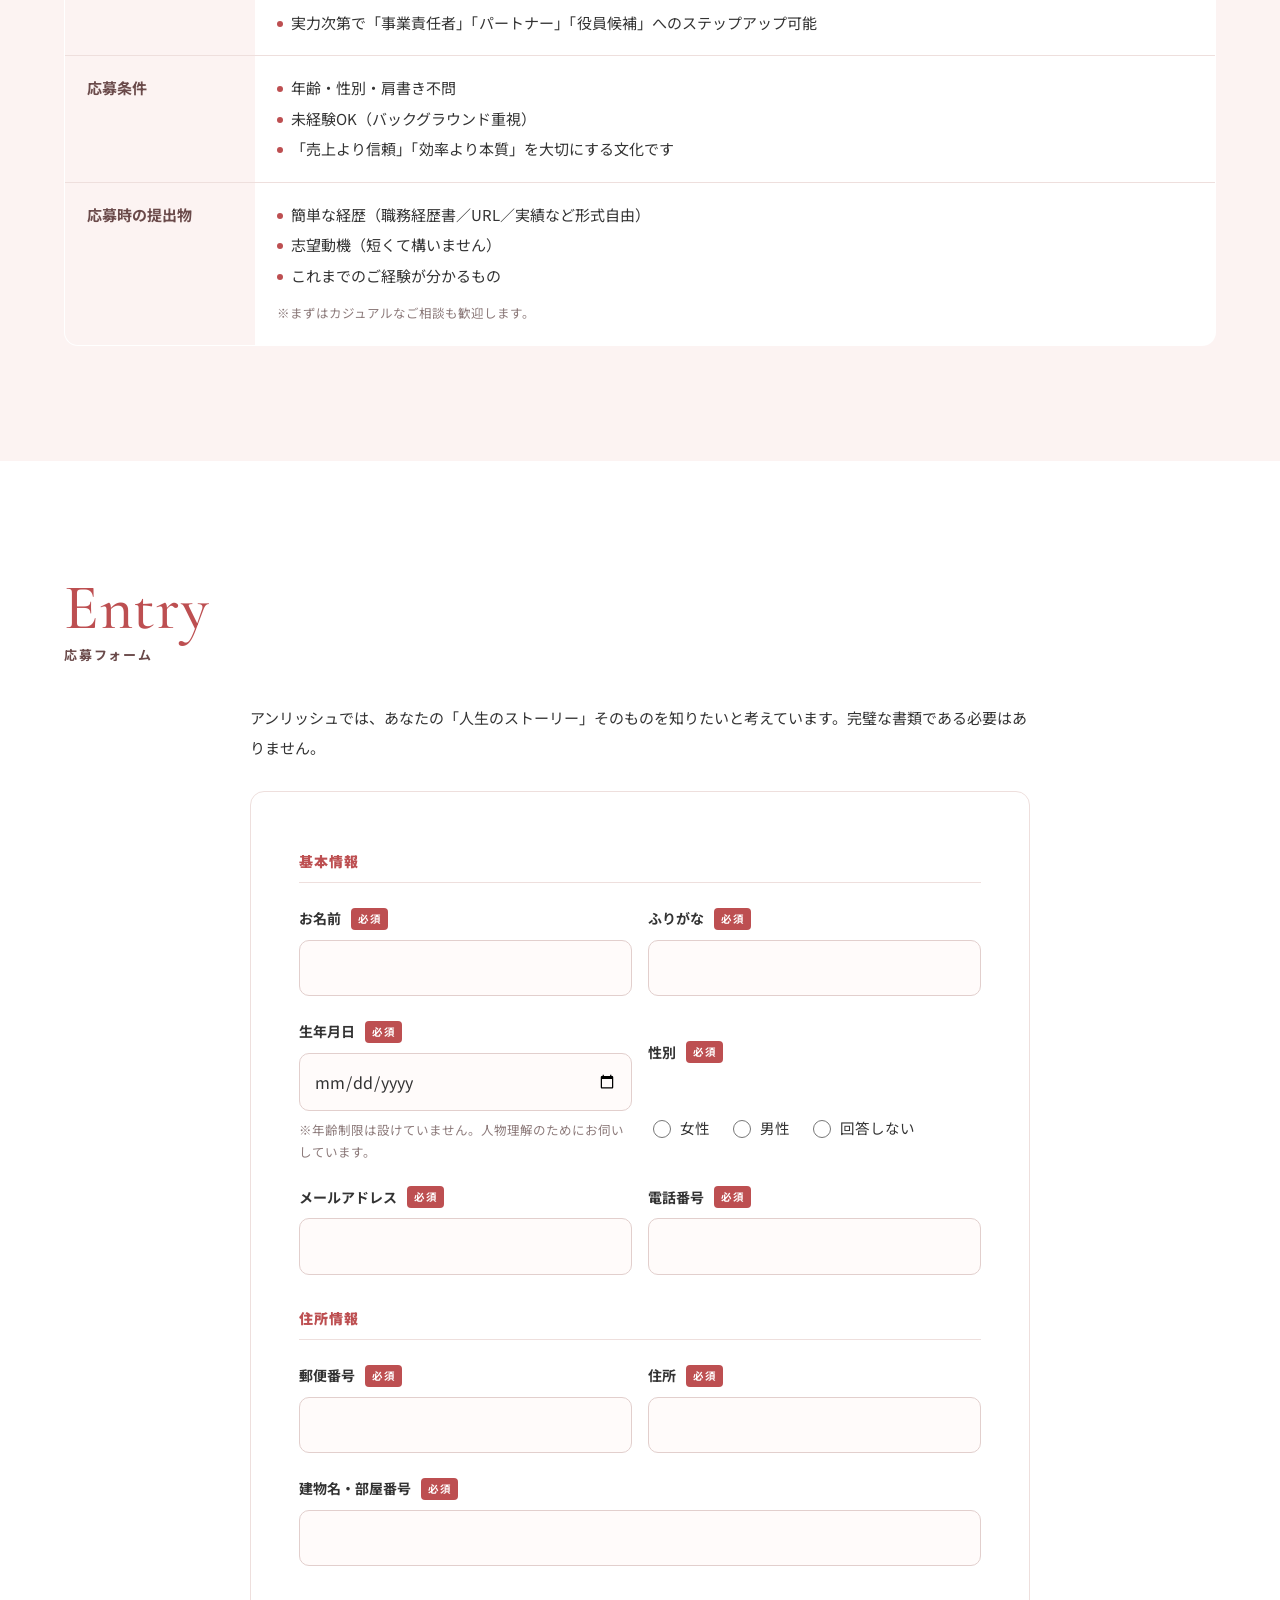
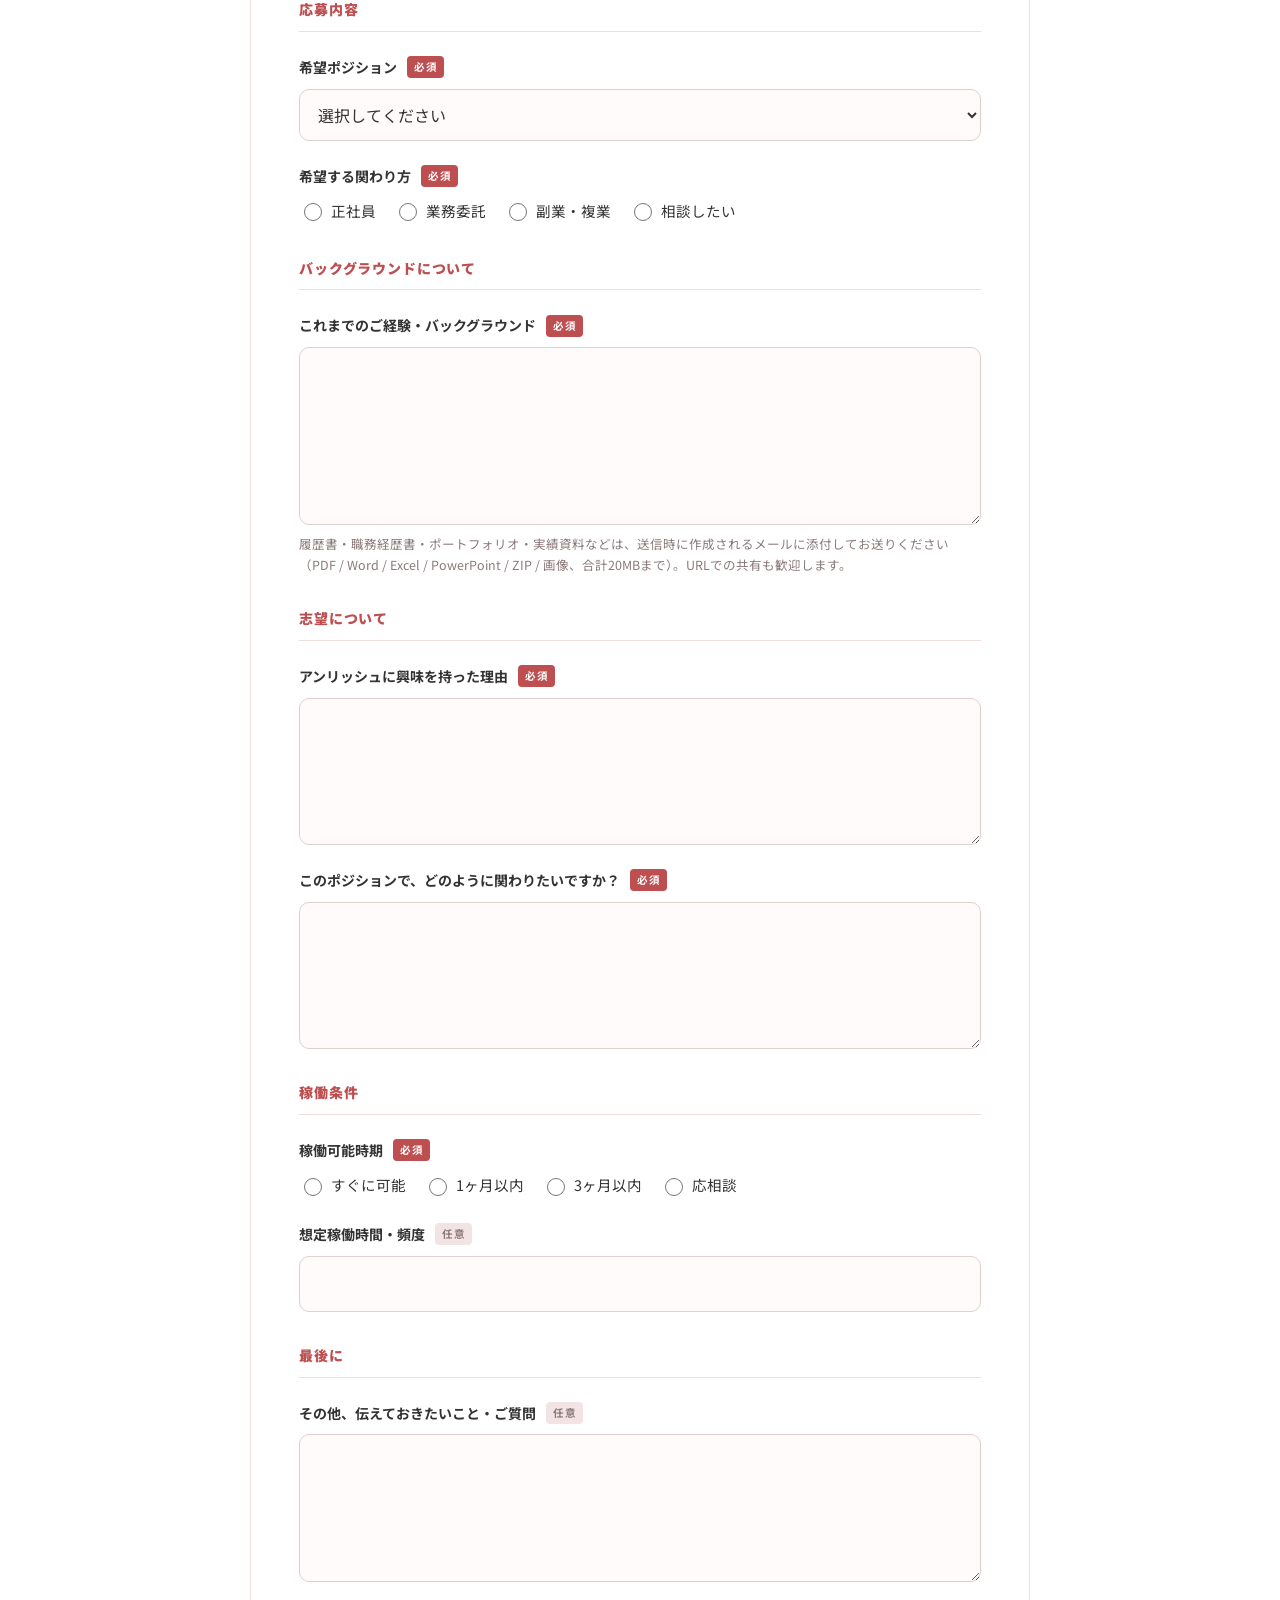
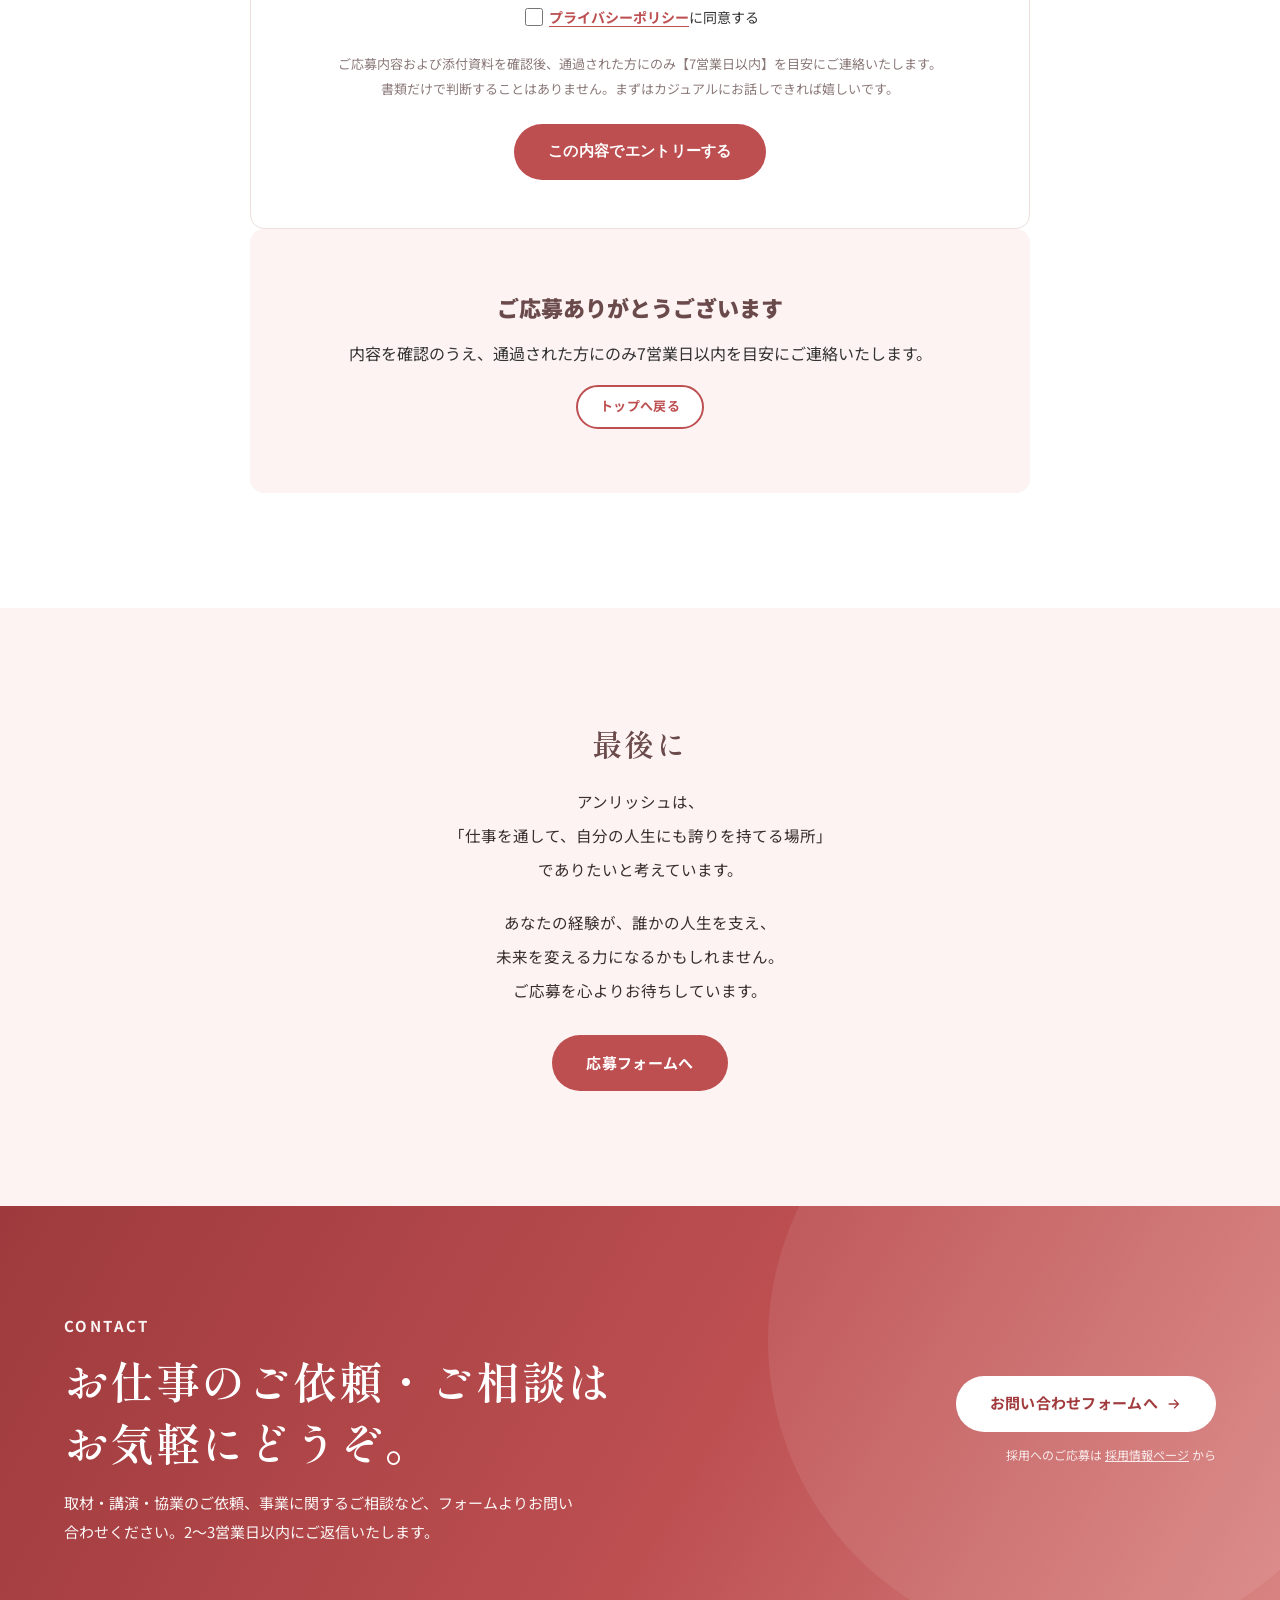
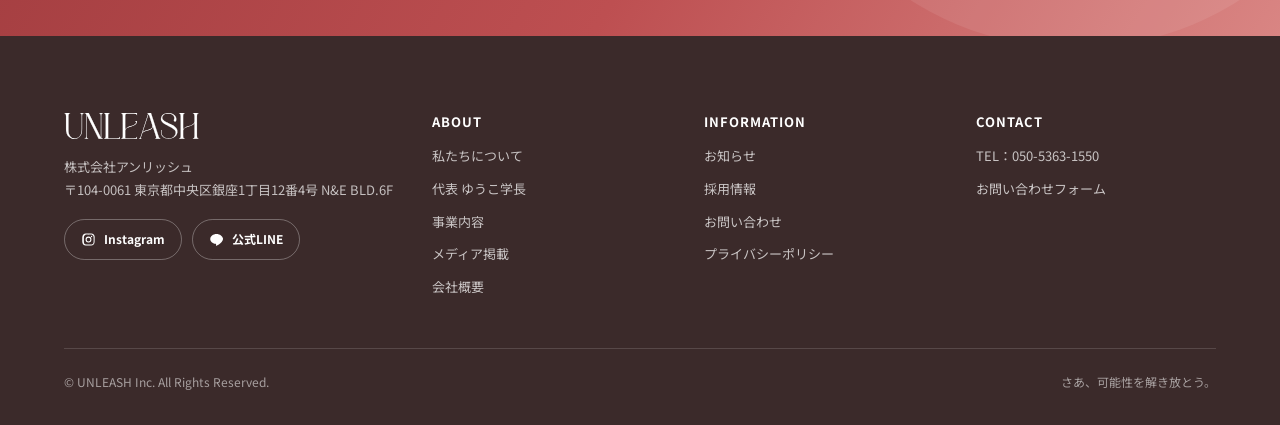
<file: recruit.html>
<!DOCTYPE html>
<html lang="ja">
<head>
<meta charset="utf-8">
<meta name="viewport" content="width=device-width, initial-scale=1, viewport-fit=cover">
<title>採用情報｜株式会社アンリッシュ</title>
<meta name="description" content="株式会社アンリッシュの採用情報。事業マネジメント・教育コンテンツ・マーケティング・クリエイティブ・運営サポート・バックオフィスの15ポジションで、正社員・業務委託・副業の仲間を募集しています。フルフレックス・原則リモート。">
<meta property="og:type" content="website">
<meta property="og:site_name" content="株式会社アンリッシュ">
<meta property="og:title" content="採用情報｜株式会社アンリッシュ">
<meta property="og:description" content="株式会社アンリッシュの採用情報。事業マネジメント・教育コンテンツ・マーケティング・クリエイティブ・運営サポート・バックオフィスの15ポジションで、正社員・業務委託・副業の仲間を募集しています。フルフレックス・原則リモート。">
<meta property="og:locale" content="ja_JP">
<meta name="twitter:card" content="summary_large_image">
<link rel="canonical" href="https://unleash.co.jp/recruit.html">
<meta property="og:url" content="https://unleash.co.jp/recruit.html">
<meta property="og:image" content="https://unleash.co.jp/og-image.jpg">
<meta name="twitter:image" content="https://unleash.co.jp/og-image.jpg">
<script type="application/ld+json">{"@context": "https://schema.org", "@graph": [{"@type": "Organization", "@id": "https://unleash.co.jp/#organization", "name": "株式会社アンリッシュ", "alternateName": ["アンリッシュ", "UNLEASH", "UNLEASH Inc."], "foundingDate": "2025-04-07", "telephone": "050-5363-1550", "address": {"@type": "PostalAddress", "postalCode": "104-0061", "addressRegion": "東京都", "addressLocality": "中央区", "streetAddress": "銀座1丁目12番4号 N&E BLD.6F", "addressCountry": "JP"}, "description": "タロット指導者・ゆうこ学長が代表を務める会社。タロットスクール「UNLEASH（アンリッシュ）」の運営、占い師の育成・プロデュース、オンライン講座プロデュースなどを行う。", "founder": {"@id": "https://unleash.co.jp/yuko.html#person"}, "employee": {"@id": "https://unleash.co.jp/yuko.html#person"}, "sameAs": ["https://www.instagram.com/yukogakuchou_tarot/", "https://prtimes.jp/main/html/searchrlp/company_id/167890"], "url": "https://unleash.co.jp/", "logo": "https://unleash.co.jp/logo.svg", "image": "https://unleash.co.jp/og-image.jpg"}, {"@type": "Person", "@id": "https://unleash.co.jp/yuko.html#person", "name": "ゆうこ学長", "jobTitle": ["タロット指導者", "代表取締役"], "description": "タロットスクール「UNLEASH（アンリッシュ）」学長。北海道函館市出身。累計1,500名以上の受講生を指導。", "worksFor": {"@id": "https://unleash.co.jp/#organization"}, "birthPlace": "北海道函館市", "knowsAbout": ["タロット", "タロット占い", "占い師育成"], "sameAs": ["https://www.instagram.com/yukogakuchou_tarot/"], "url": "https://unleash.co.jp/yuko.html", "image": "https://unleash.co.jp/yuko.webp"}, {"@type": "BreadcrumbList", "itemListElement": [{"@type": "ListItem", "position": 1, "name": "HOME", "item": "https://unleash.co.jp/"}, {"@type": "ListItem", "position": 2, "name": "採用情報", "item": "https://unleash.co.jp/recruit.html"}]}]}</script>
<link rel="icon" href="favicon.svg" type="image/svg+xml">
<link rel="preconnect" href="https://fonts.googleapis.com">
<link rel="preconnect" href="https://fonts.gstatic.com" crossorigin>
<link rel="stylesheet" href="https://fonts.googleapis.com/css2?family=Noto+Sans+JP:wght@400;500;700;900&family=Cormorant+Garamond:ital,wght@0,500;0,600;1,500&family=Shippori+Mincho:wght@500;600&display=swap">
<link rel="stylesheet" href="style.css">
</head>
<body>
<a class="skip" href="#main">本文へスキップ</a>
<header class="header">
  <div class="header__inner">
    <a class="header__logo" href="./" aria-label="株式会社アンリッシュ トップへ">
      <small>UNLEASH Inc. CORPORATE SITE</small>
      <img src="logo.svg" alt="株式会社アンリッシュ（UNLEASH）" width="200" height="38">
    </a>
    <nav class="nav" aria-label="グローバルナビゲーション">
      <a href="./#about">私たちについて</a>
      <a href="yuko.html">ゆうこ学長</a>
      <a href="./#service">事業内容</a>
      <a href="./#media">メディア掲載</a>
      <a href="news.html">お知らせ</a>
      <a href="./#company">会社概要</a>
      <a href="recruit.html">採用情報</a>
    </nav>
    <div class="header__cta">
      <a class="btn" href="contact.html">お問い合わせ</a>
    </div>
    <button class="menu-btn" aria-expanded="false" aria-controls="drawer" aria-label="メニュー"><span></span><span></span><span></span></button>
  </div>
</header>
<div class="drawer" id="drawer">
  <a class="link" href="./">トップ</a>
  <a class="link" href="./#about">私たちについて</a>
  <a class="link" href="yuko.html">代表 ゆうこ学長</a>
  <a class="link" href="./#service">事業内容</a>
  <a class="link" href="./#media">メディア掲載</a>
  <a class="link" href="news.html">お知らせ</a>
  <a class="link" href="./#company">会社概要</a>
  <a class="link" href="recruit.html">採用情報</a>
  <a class="link" href="privacy.html">プライバシーポリシー</a>
  <div class="drawer__cta">
    <a class="btn" href="contact.html">お問い合わせ</a>
  </div>
</div>

<main id="main">
<section class="page-head">
  <div class="container">
    <nav class="breadcrumb" aria-label="パンくず"><a href="./">HOME</a><span>/</span><span>採用情報</span></nav>
    <p class="en">Recruit</p>
    <h1>採用情報</h1>
    <p class="page-head__lead">株式会社アンリッシュは、「人が本来持つ力を引き出し、人生を豊かにする」ことを目的に、<br class="pc-only">占い・教育・コンテンツ・コミュニティ事業を展開していく仲間を募集しています。</p>
  </div>
</section>

<section class="section">
  <div class="container rc-intro reveal">
    <h2>アンリッシュで<br>働くということ</h2>
    <div>
      <p>私たちが大切にしているのは、肩書きや学歴、経験年数ではありません。</p>
      <ul>
        <li>これまで、どんな経験をしてきたのか</li>
        <li>人と、仕事と、どう向き合ってきたのか</li>
        <li>何を大切に生きてきたのか</li>
      </ul>
      <p>そのバックグラウンドそのものが、アンリッシュでは価値になります。</p>
    </div>
  </div>
</section>

<section class="section section--sky" id="positions">
  <div class="container">
    <div class="sec-head reveal">
      <div class="sec-head__title"><h2><span class="en">Join us</span><span class="ja">募集ポジション（15職種）</span></h2></div>
    </div>
    <div class="pos-group reveal"><h3 class="pos-group__title">事業マネジメント</h3>
      <details class="pos"><summary>事業統括マネージャー（COO候補）</summary><div class="pos__body"><p class="mission">代表のビジョンを具体的な事業戦略と組織運営に落とし込み、アンリッシュ全体の成長を牽引する。</p><div><h4>主な業務内容</h4><ul><li>全事業の戦略設計・実行</li><li>数値管理・進捗管理</li><li>各責任者・チームのマネジメント</li><li>代表との事業意思決定</li></ul></div><div><h4>歓迎するバックグラウンド</h4><ul><li>経営・事業責任者・マネジメント経験</li><li>起業・新規事業立ち上げ経験</li><li>数字と人の両方を扱ってきた経験</li></ul></div><div><h4>働くことで得られるもの</h4><ul><li>経営中枢でのリアルな実践経験</li><li>社会的意義のある事業を動かす影響力</li><li>将来的な役員・パートナーの可能性</li></ul></div></div></details>
      <details class="pos"><summary>スクール事業マネージャー（占い師育成スクール）</summary><div class="pos__body"><p class="mission">占い師育成スクールの品質と満足度を高め、長く信頼される教育事業を構築する。</p><div><h4>主な業務内容</h4><ul><li>スクール全体の運営設計</li><li>講師・運営・受講生の調整</li><li>カリキュラム改善・仕組み化</li><li>受講生体験の向上</li></ul></div><div><h4>歓迎するバックグラウンド</h4><ul><li>教育事業・スクール・コミュニティ運営経験</li><li>人を育てる立場に立ってきた経験</li><li>調整役・まとめ役を担ってきた方</li></ul></div><div><h4>働くことで得られるもの</h4><ul><li>教育事業責任者としての実績</li><li>多くの人生に影響を与えるやりがい</li><li>事業を「仕組み」にする力</li></ul></div></div></details>
      <details class="pos"><summary>新規事業開発／事業企画</summary><div class="pos__body"><p class="mission">アンリッシュの世界観を軸に、新しい教育・サービス・事業を形にする。</p><div><h4>主な業務内容</h4><ul><li>新規事業・新サービスの企画</li><li>市場リサーチ・仮説検証</li><li>立ち上げ・改善・グロース</li><li>代表・各チームとの連携</li></ul></div><div><h4>歓迎するバックグラウンド</h4><ul><li>新規事業・企画職・商品開発経験</li><li>ゼロから形にした経験</li><li>試行錯誤を楽しめる方</li></ul></div><div><h4>働くことで得られるもの</h4><ul><li>ゼロ→イチを繰り返す実践経験</li><li>企画が事業になる達成感</li><li>社会課題×ビジネスの知見</li></ul></div></div></details>
      <details class="pos"><summary>プロジェクトマネージャー（講座・イベント運営）</summary><div class="pos__body"><p class="mission">講座・イベント・プロジェクトを円滑に進行し、体験価値を最大化する。</p><div><h4>主な業務内容</h4><ul><li>講座・イベントの進行管理</li><li>スケジュール・タスク管理</li><li>講師・運営・外部関係者との調整</li><li>当日の運営・改善</li></ul></div><div><h4>歓迎するバックグラウンド</h4><ul><li>プロジェクト管理・イベント運営経験</li><li>複数人をまとめた経験</li><li>細部まで気がつく方</li></ul></div><div><h4>働くことで得られるもの</h4><ul><li>大規模プロジェクト運営の実績</li><li>マネジメント力・調整力</li><li>任される人材としての信頼</li></ul></div></div></details>
    </div>
    <div class="pos-group reveal"><h3 class="pos-group__title">教育コンテンツ</h3>
      <details class="pos"><summary>占いスクール講師／サブ講師</summary><div class="pos__body"><p class="mission">占術だけでなく、人として信頼される占い師を育てる。</p><div><h4>主な業務内容</h4><ul><li>講義・ワークショップの実施</li><li>受講生へのフィードバック</li><li>教材改善・知見共有</li><li>講師としての発信協力</li></ul></div><div><h4>歓迎するバックグラウンド</h4><ul><li>占い・カウンセリング・コーチング経験</li><li>人に教えた経験</li><li>学び続ける姿勢</li></ul></div><div><h4>働くことで得られるもの</h4><ul><li>講師としての実績・ブランド</li><li>知識の体系化</li><li>人の人生に深く関わるやりがい</li></ul></div></div></details>
      <details class="pos"><summary>カリキュラム設計・教材制作担当</summary><div class="pos__body"><p class="mission">占い教育を「誰でも理解・実践できる形」に設計する。</p><div><h4>主な業務内容</h4><ul><li>カリキュラム構成設計</li><li>教材・資料・マニュアル制作</li><li>講師との連携・改善</li><li>学習導線の最適化</li></ul></div><div><h4>歓迎するバックグラウンド</h4><ul><li>教材制作・研修設計経験</li><li>情報整理・言語化が得意な方</li><li>教える視点と学ぶ視点を持てる方</li></ul></div><div><h4>働くことで得られるもの</h4><ul><li>教育設計の専門性</li><li>長期利用される教材実績</li><li>知的生産を仕事にする経験</li></ul></div></div></details>
    </div>
    <div class="pos-group reveal"><h3 class="pos-group__title">マーケティング・セールス</h3>
      <details class="pos"><summary>マーケティングディレクター</summary><div class="pos__body"><p class="mission">アンリッシュの思想と価値を、マーケティング戦略として世の中に届ける。</p><div><h4>主な業務内容</h4><ul><li>マーケティング戦略設計</li><li>集客・導線・KPI設計</li><li>各マーケ施策の統括</li><li>チーム・外部連携</li></ul></div><div><h4>歓迎するバックグラウンド</h4><ul><li>Webマーケティング実務経験</li><li>数字と感情を扱ってきた経験</li><li>ブランド構築に関わった経験</li></ul></div><div><h4>働くことで得られるもの</h4><ul><li>教育×スピリチュアル領域の統括経験</li><li>裁量の大きなポジション</li><li>強いブランドを育てる実績</li></ul></div></div></details>
      <details class="pos"><summary>SNSマーケター（Instagram / TikTok / YouTube）</summary><div class="pos__body"><p class="mission">SNSを通じてアンリッシュの世界観と価値を広げる。</p><div><h4>主な業務内容</h4><ul><li>SNS企画・投稿・分析</li><li>動画・コンテンツ制作</li><li>アカウント成長施策</li><li>トレンド調査</li></ul></div><div><h4>歓迎するバックグラウンド</h4><ul><li>SNS運用・発信経験</li><li>数字検証・改善経験</li><li>継続的に運用できる方</li></ul></div><div><h4>働くことで得られるもの</h4><ul><li>影響力のあるアカウント実績</li><li>発信力・分析力</li><li>個人ブランドにもつながる経験</li></ul></div></div></details>
      <details class="pos"><summary>LINE・メルマガ運用担当</summary><div class="pos__body"><p class="mission">文章を通じて、受講生・顧客との信頼関係を築く。</p><div><h4>主な業務内容</h4><ul><li>LINE・メルマガ配信</li><li>配信設計・改善</li><li>数値分析・改善提案</li><li>CRM運用</li></ul></div><div><h4>歓迎するバックグラウンド</h4><ul><li>LINE・メルマガ運用経験</li><li>文章を書くことが好きな方</li><li>感情理解力のある方</li></ul></div><div><h4>働くことで得られるもの</h4><ul><li>高反応ライティングスキル</li><li>教育ビジネスCRM実務</li><li>数字で成果を感じられるやりがい</li></ul></div></div></details>
      <details class="pos"><summary>セールスライター／コピーライター</summary><div class="pos__body"><p class="mission">アンリッシュの想いを、共感と行動につながる言葉に変える。</p><div><h4>主な業務内容</h4><ul><li>LP・セールス文章制作</li><li>コピー・構成設計</li><li>マーケ・講師との連携</li><li>改善・テスト</li></ul></div><div><h4>歓迎するバックグラウンド</h4><ul><li>セールスライティング経験</li><li>心理・行動経済への関心</li><li>伝える力を磨きたい方</li></ul></div><div><h4>働くことで得られるもの</h4><ul><li>本質的なコピー力</li><li>高単価教育商品の実績</li><li>一生使える言語化スキル</li></ul></div></div></details>
    </div>
    <div class="pos-group reveal"><h3 class="pos-group__title">クリエイティブ</h3>
      <details class="pos"><summary>動画編集者／映像クリエイター</summary><div class="pos__body"><p class="mission">動画を通じて、アンリッシュの価値を分かりやすく伝える。</p><div><h4>主な業務内容</h4><ul><li>動画編集・制作</li><li>講座・SNS・PR動画対応</li><li>改善・品質向上</li></ul></div><div><h4>歓迎するバックグラウンド</h4><ul><li>動画編集実務経験</li><li>視聴者目線を持てる方</li><li>改善を楽しめる方</li></ul></div><div><h4>働くことで得られるもの</h4><ul><li>教育×動画分野の制作実績</li><li>長期活用されるコンテンツ制作</li><li>クリエイターとしての幅</li></ul></div></div></details>
      <details class="pos"><summary>LP・HPディレクター</summary><div class="pos__body"><p class="mission">世界観と導線を設計し、価値が正しく伝わるWebを作る。</p><div><h4>主な業務内容</h4><ul><li>LP・HP構成設計</li><li>ディレクション</li><li>マーケ・デザイン連携</li><li>改善・分析</li></ul></div><div><h4>歓迎するバックグラウンド</h4><ul><li>LP・HP制作ディレクション経験</li><li>マーケ理解のある方</li><li>細部に妥協しない方</li></ul></div><div><h4>働くことで得られるもの</h4><ul><li>高単価商品のLP実績</li><li>ブランド構築経験</li><li>ディレクターとしての信頼</li></ul></div></div></details>
    </div>
    <div class="pos-group reveal"><h3 class="pos-group__title">運営サポート</h3>
      <details class="pos"><summary>スクール運営事務局スタッフ</summary><div class="pos__body"><p class="mission">スクール運営を支え、安心して学べる環境を整える。</p><div><h4>主な業務内容</h4><ul><li>事務局対応</li><li>講座・イベント準備</li><li>受講生対応</li><li>運営サポート全般</li></ul></div><div><h4>歓迎するバックグラウンド</h4><ul><li>事務・運営・サポート経験</li><li>丁寧な対応ができる方</li><li>裏方が好きな方</li></ul></div><div><h4>働くことで得られるもの</h4><ul><li>教育事業運営の実務経験</li><li>チームからの信頼</li><li>縁の下の力持ちとしてのやりがい</li></ul></div></div></details>
      <details class="pos"><summary>受講生サポート／カスタマーサクセス</summary><div class="pos__body"><p class="mission">受講生が安心して学び、成長できる環境を支える。</p><div><h4>主な業務内容</h4><ul><li>受講生対応・相談</li><li>課題解決・改善提案</li><li>コミュニティ運営補助</li></ul></div><div><h4>歓迎するバックグラウンド</h4><ul><li>接客・CS・相談対応経験</li><li>共感力・傾聴力のある方</li><li>人を支えるのが好きな方</li></ul></div><div><h4>働くことで得られるもの</h4><ul><li>人の変化を支えるやりがい</li><li>CS・コミュニティ運営力</li><li>信頼を積み上げる経験</li></ul></div></div></details>
    </div>
    <div class="pos-group reveal"><h3 class="pos-group__title">バックオフィス</h3>
      <details class="pos"><summary>経理・財務サポート</summary><div class="pos__body"><p class="mission">数字と管理の面から、事業の健全な成長を支える。</p><div><h4>主な業務内容</h4><ul><li>経理・会計業務</li><li>数値管理・資料作成</li><li>外部専門家との連携</li></ul></div><div><h4>歓迎するバックグラウンド</h4><ul><li>経理・会計・財務経験</li><li>正確さ・責任感</li><li>成長フェーズに関わりたい方</li></ul></div><div><h4>働くことで得られるもの</h4><ul><li>複数事業の経理経験</li><li>経営に近い視点</li><li>長期的に信頼される専門性</li></ul></div></div></details>
    </div>

  </div>
</section>

<section class="section" id="common">
  <div class="container">
    <div class="sec-head reveal">
      <div class="sec-head__title"><h2><span class="en">For all positions</span><span class="ja">全ポジション共通の考え方</span></h2></div>
    </div>
    <p class="reveal" style="margin:-16px 0 28px;font-size:14px;color:var(--mist)">※詳細な役割は個別にすり合わせます。</p>
    <div class="common reveal">
      <div><h3>共通ミッション</h3><p>アンリッシュの思想と価値を、それぞれの立場から社会に届けること。</p></div>
      <div><h3>共通人物像</h3><ul><li>経験の有無よりも「これまで何をやってきたか」を語れる方</li><li>人の成長・変化に価値を感じられる方</li><li>指示待ちではなく、自ら考え行動できる方</li><li>誠実に、長期的な関係性を築ける方</li></ul></div>
      <div><h3>働くことで得られる価値</h3><ul><li>社会的意義のある教育・支援事業への参画</li><li>事業づくりを内側から経験できる環境</li><li>実力と姿勢次第で、事業責任者・パートナー・役員候補へのステップアップ</li></ul></div>
    </div>
  </div>
</section>

<section class="section section--sky" id="conditions">
  <div class="container">
    <div class="sec-head reveal">
      <div class="sec-head__title"><h2><span class="en">Conditions</span><span class="ja">募集要項</span></h2></div>
    </div>
    <table class="spec cond reveal">
      <tr><th scope="row">雇用形態</th><td><ul><li>正社員</li><li>業務委託</li><li>副業・複業</li></ul><p><small>※ポジション・関与度・ご希望に応じて柔軟に決定します。</small></p></td></tr>
      <tr><th scope="row">給与・報酬</th><td><p class="sub">正社員</p><p>月給：25万円〜80万円以上（年収目安：350万円〜1,200万円以上）<br>役割・責任・実績に応じて決定。マネージャー／事業責任者クラスは成果連動型報酬あり。</p><p class="sub">業務委託／副業</p><p>月額固定・時給・成果報酬など柔軟に設計。<br>目安：月5万〜30万円（部分関与）／月30万〜100万円超（中核関与）</p><p><small>※経験年数より「どんなバックグラウンドを持ち、何を任せられるか」を重視します。</small></p></td></tr>
      <tr><th scope="row">勤務時間・働き方</th><td><ul><li>フルフレックス制</li><li>勤務時間の定めなし（成果重視）</li><li>リモートワーク／オンライン中心</li><li>講座・イベント・ミーティング時のみ時間指定あり</li></ul></td></tr>
      <tr><th scope="row">勤務地</th><td>原則リモート（全国・海外可）<br>一部、対面イベント・撮影・ミーティングあり（相談可）</td></tr>
      <tr><th scope="row">休日・休暇<br>（正社員）</th><td><ul><li>完全週休2日制（曜日応相談）</li><li>年末年始休暇</li><li>有給休暇</li><li>プロジェクト完了後のリフレッシュ休暇推奨</li></ul><p><small>※業務委託・副業の方は契約内容に準じます。</small></p></td></tr>
      <tr><th scope="row">福利厚生・制度</th><td><p class="sub">学び・成長支援</p><ul><li>自社スクール・講座の無料／割引受講</li><li>教育・占い・心理・マーケティング分野の学習支援</li></ul><p class="sub">キャリア支援</p><ul><li>新規事業・立ち上げフェーズへの参画</li><li>実力次第で「事業責任者」「パートナー」「役員候補」へのステップアップ可能</li></ul></td></tr>
      <tr><th scope="row">応募条件</th><td><ul><li>年齢・性別・肩書き不問</li><li>未経験OK（バックグラウンド重視）</li><li>「売上より信頼」「効率より本質」を大切にする文化です</li></ul></td></tr>
      <tr><th scope="row">応募時の提出物</th><td><ul><li>簡単な経歴（職務経歴書／URL／実績など形式自由）</li><li>志望動機（短くて構いません）</li><li>これまでのご経験が分かるもの</li></ul><p><small>※まずはカジュアルなご相談も歓迎します。</small></p></td></tr>
    </table>
  </div>
</section>

<section class="section" id="entry">
  <div class="container">
    <div class="sec-head reveal">
      <div class="sec-head__title"><h2><span class="en">Entry</span><span class="ja">応募フォーム</span></h2></div>
    </div>
    <p class="reveal" style="margin:-12px auto 28px;max-width:780px;font-size:15px;line-height:2">アンリッシュでは、あなたの「人生のストーリー」そのものを知りたいと考えています。完璧な書類である必要はありません。</p>
    <form class="form reveal" id="entry-form" novalidate data-endpoint="" data-mailto="unleashtarot1144@gmail.com" data-subject="【採用応募】">
      <p class="form__group">基本情報</p>
      <div class="form__2col">
        <div class="form__row"><label for="e-name">お名前<span class="req">必須</span></label><input id="e-name" name="お名前" type="text" autocomplete="name" required></div>
        <div class="form__row"><label for="e-kana">ふりがな<span class="req">必須</span></label><input id="e-kana" name="ふりがな" type="text" required></div>
      </div>
      <div class="form__2col">
        <div class="form__row"><label for="e-birth">生年月日<span class="req">必須</span></label><input id="e-birth" name="生年月日" type="date" autocomplete="bday" required><p class="form__hint">※年齢制限は設けていません。人物理解のためにお伺いしています。</p></div>
        <div class="form__row"><span class="label">性別<span class="req">必須</span></span><div class="choices"><label><input type="radio" name="性別" value="女性" required>女性</label><label><input type="radio" name="性別" value="男性">男性</label><label><input type="radio" name="性別" value="回答しない">回答しない</label></div></div>
      </div>
      <div class="form__2col">
        <div class="form__row"><label for="e-email">メールアドレス<span class="req">必須</span></label><input id="e-email" name="メールアドレス" type="email" autocomplete="email" required></div>
        <div class="form__row"><label for="e-tel">電話番号<span class="req">必須</span></label><input id="e-tel" name="電話番号" type="tel" autocomplete="tel" required></div>
      </div>
      <p class="form__group">住所情報</p>
      <div class="form__2col">
        <div class="form__row"><label for="e-zip">郵便番号<span class="req">必須</span></label><input id="e-zip" name="郵便番号" type="text" inputmode="numeric" autocomplete="postal-code" required></div>
        <div class="form__row"><label for="e-addr">住所<span class="req">必須</span></label><input id="e-addr" name="住所" type="text" autocomplete="street-address" required></div>
      </div>
      <div class="form__row"><label for="e-bld">建物名・部屋番号<span class="req">必須</span></label><input id="e-bld" name="建物名・部屋番号" type="text" required></div>
      <p class="form__group">応募内容</p>
      <div class="form__row"><label for="e-pos">希望ポジション<span class="req">必須</span></label><select id="e-pos" name="希望ポジション" required><option value="">選択してください</option><option>事業統括マネージャー（COO候補）</option><option>スクール事業マネージャー（占い師育成スクール）</option><option>新規事業開発／事業企画</option><option>プロジェクトマネージャー（講座・イベント運営）</option><option>占いスクール講師／サブ講師</option><option>カリキュラム設計・教材制作担当</option><option>マーケティングディレクター</option><option>SNSマーケター（Instagram / TikTok / YouTube）</option><option>LINE・メルマガ運用担当</option><option>セールスライター／コピーライター</option><option>動画編集者／映像クリエイター</option><option>LP・HPディレクター</option><option>スクール運営事務局スタッフ</option><option>受講生サポート／カスタマーサクセス</option><option>経理・財務サポート</option></select></div>
      <div class="form__row"><span class="label">希望する関わり方<span class="req">必須</span></span><div class="choices"><label><input type="radio" name="希望する関わり方" value="正社員" required>正社員</label><label><input type="radio" name="希望する関わり方" value="業務委託">業務委託</label><label><input type="radio" name="希望する関わり方" value="副業・複業">副業・複業</label><label><input type="radio" name="希望する関わり方" value="相談したい">相談したい</label></div></div>
      <p class="form__group">バックグラウンドについて</p>
      <div class="form__row"><label for="e-bg">これまでのご経験・バックグラウンド<span class="req">必須</span></label><textarea id="e-bg" name="これまでのご経験" rows="5" required></textarea><p class="form__hint">履歴書・職務経歴書・ポートフォリオ・実績資料などは、送信時に作成されるメールに添付してお送りください（PDF / Word / Excel / PowerPoint / ZIP / 画像、合計20MBまで）。URLでの共有も歓迎します。</p></div>
      <p class="form__group">志望について</p>
      <div class="form__row"><label for="e-why">アンリッシュに興味を持った理由<span class="req">必須</span></label><textarea id="e-why" name="アンリッシュに興味を持った理由" rows="4" required></textarea></div>
      <div class="form__row"><label for="e-how">このポジションで、どのように関わりたいですか？<span class="req">必須</span></label><textarea id="e-how" name="どのように関わりたいか" rows="4" required></textarea></div>
      <p class="form__group">稼働条件</p>
      <div class="form__row"><span class="label">稼働可能時期<span class="req">必須</span></span><div class="choices"><label><input type="radio" name="稼働可能時期" value="すぐに可能" required>すぐに可能</label><label><input type="radio" name="稼働可能時期" value="1ヶ月以内">1ヶ月以内</label><label><input type="radio" name="稼働可能時期" value="3ヶ月以内">3ヶ月以内</label><label><input type="radio" name="稼働可能時期" value="応相談">応相談</label></div></div>
      <div class="form__row"><label for="e-hours">想定稼働時間・頻度<span class="opt">任意</span></label><input id="e-hours" name="想定稼働時間・頻度" type="text"></div>
      <p class="form__group">最後に</p>
      <div class="form__row"><label for="e-note">その他、伝えておきたいこと・ご質問<span class="opt">任意</span></label><textarea id="e-note" name="その他" rows="4"></textarea></div>
      <div class="form__agree"><label><input type="checkbox" name="agree" required> <a class="text-link" href="privacy.html" target="_blank">プライバシーポリシー</a>に同意する</label></div>
      <p class="form__error" id="entry-error" role="alert" hidden></p>
      <p class="form__note">ご応募内容および添付資料を確認後、通過された方にのみ【7営業日以内】を目安にご連絡いたします。<br>書類だけで判断することはありません。まずはカジュアルにお話しできれば嬉しいです。</p>
      <div class="form__submit"><button class="btn btn--lg" type="submit">この内容でエントリーする</button></div>
    </form>
    <div class="form-done" id="entry-done" hidden>
      <h2>ご応募ありがとうございます</h2>
      <p>内容を確認のうえ、通過された方にのみ7営業日以内を目安にご連絡いたします。</p>
      <a class="btn btn--ghost" href="./">トップへ戻る</a>
    </div>
  </div>
</section>

<section class="section section--sky">
  <div class="container closing reveal">
    <h2>最後に</h2>
    <p>アンリッシュは、<br>「仕事を通して、自分の人生にも誇りを持てる場所」<br>でありたいと考えています。</p>
    <p style="margin-top:1.2em">あなたの経験が、誰かの人生を支え、<br>未来を変える力になるかもしれません。<br>ご応募を心よりお待ちしています。</p>
    <a class="btn btn--lg" href="#entry" style="margin-top:28px">応募フォームへ</a>
  </div>
</section>

</main>
<section class="cta" id="contact-cta">
  <div class="container cta__inner">
    <div>
      <p class="cta__label">CONTACT</p>
      <h2>お仕事のご依頼・ご相談は<br>お気軽にどうぞ。</h2>
      <p>取材・講演・協業のご依頼、事業に関するご相談など、フォームよりお問い合わせください。2〜3営業日以内にご返信いたします。</p>
    </div>
    <div class="cta__actions">
      <a class="btn btn--white btn--lg" href="contact.html">お問い合わせフォームへ<svg viewBox="0 0 24 24" fill="currentColor" aria-hidden="true"><path d="M4 11h12.2l-4.6-4.6L13 5l7 7-7 7-1.4-1.4 4.6-4.6H4z"/></svg></a>
      <small>採用へのご応募は <a href="recruit.html#entry" style="text-decoration:underline">採用情報ページ</a> から</small>
    </div>
  </div>
</section>
<footer class="footer">
  <div class="container">
    <div class="footer__top">
      <div class="footer__brand">
        <img src="logo.svg" alt="株式会社アンリッシュ（UNLEASH）" width="200" height="38">
        <p>株式会社アンリッシュ<br>〒104-0061 東京都中央区銀座1丁目12番4号 N&amp;E BLD.6F</p>
        <div class="social">
          <a href="https://www.instagram.com/yukogakuchou_tarot/" target="_blank" rel="noopener"><svg viewBox="0 0 24 24" aria-hidden="true"><path d="M12 7.3A4.7 4.7 0 1 0 12 16.7 4.7 4.7 0 0 0 12 7.3zm0 7.7a3 3 0 1 1 0-6 3 3 0 0 1 0 6zm6-7.9a1.1 1.1 0 1 1-2.2 0 1.1 1.1 0 0 1 2.2 0zM21.9 8c-.1-1.5-.4-2.8-1.5-3.9S17.9 2.6 16.4 2.5C14.8 2.4 9.2 2.4 7.6 2.5 6.1 2.6 4.8 2.9 3.7 4S2.2 6.5 2.1 8c-.1 1.6-.1 6.4 0 8 .1 1.5.4 2.8 1.5 3.9s2.4 1.4 3.9 1.5c1.6.1 7.2.1 8.8 0 1.5-.1 2.8-.4 3.9-1.5s1.4-2.4 1.5-3.9c.1-1.6.1-6.4.2-8zm-2.1 9.9a3.2 3.2 0 0 1-1.8 1.8c-1.2.5-4.2.4-5.6.4s-4.4.1-5.6-.4a3.2 3.2 0 0 1-1.8-1.8C4.5 16.7 4.6 13.7 4.6 12s-.1-4.7.4-5.6a3.2 3.2 0 0 1 1.8-1.8c1.2-.5 4.2-.4 5.6-.4s4.4-.1 5.6.4a3.2 3.2 0 0 1 1.8 1.8c.5 1.2.4 4.2.4 5.6s.1 4.7-.4 5.9z"/></svg>Instagram</a>
          <a href="https://step.lme.jp/landing-qr/2005281828-y8eRj0pj?uLand=PokDoM" target="_blank" rel="noopener"><svg viewBox="0 0 24 24" aria-hidden="true"><path d="M12 3C6.5 3 2 6.6 2 11c0 4 3.6 7.3 8.4 7.9.3.1.8.2.9.5.1.3.1.7 0 1l-.1.9c0 .3-.2 1 .9.6 1.1-.5 6-3.5 8.2-6.1 1.5-1.6 2.2-3.3 2.2-4.9C22 6.6 17.5 3 12 3z"/></svg>公式LINE</a>
        </div>
      </div>
      <div>
        <h4>ABOUT</h4>
        <ul>
          <li><a href="./#about">私たちについて</a></li>
          <li><a href="yuko.html">代表 ゆうこ学長</a></li>
          <li><a href="./#service">事業内容</a></li>
          <li><a href="./#media">メディア掲載</a></li>
          <li><a href="./#company">会社概要</a></li>
        </ul>
      </div>
      <div>
        <h4>INFORMATION</h4>
        <ul>
          <li><a href="news.html">お知らせ</a></li>
          <li><a href="recruit.html">採用情報</a></li>
          <li><a href="contact.html">お問い合わせ</a></li>
          <li><a href="privacy.html">プライバシーポリシー</a></li>
        </ul>
      </div>
      <div>
        <h4>CONTACT</h4>
        <ul>
          <li>TEL：050-5363-1550</li>
          <li><a href="contact.html">お問い合わせフォーム</a></li>
        </ul>
      </div>
    </div>
    <div class="footer__bottom">
      <span>© UNLEASH Inc. All Rights Reserved.</span>
      <span>さあ、可能性を解き放とう。</span>
    </div>
  </div>
</footer>
<script src="main.js"></script>
</body>
</html>
</file>
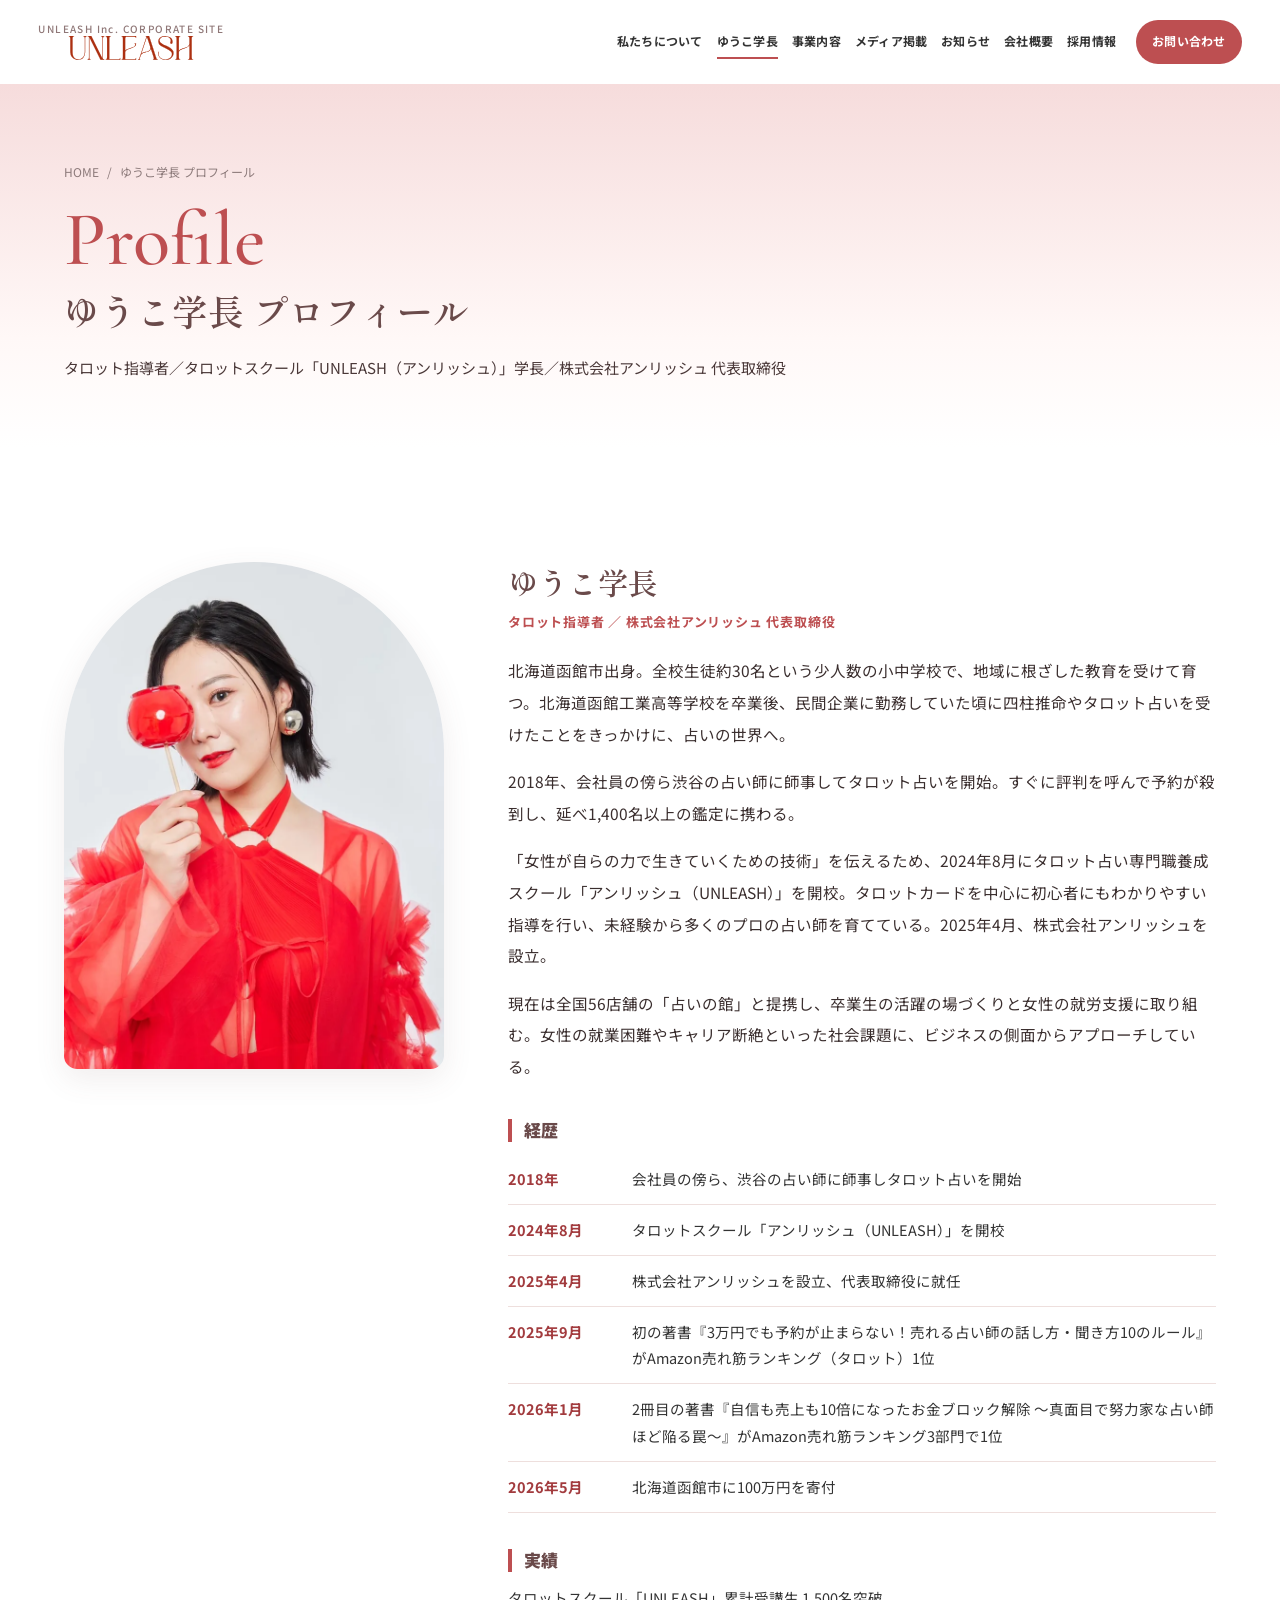
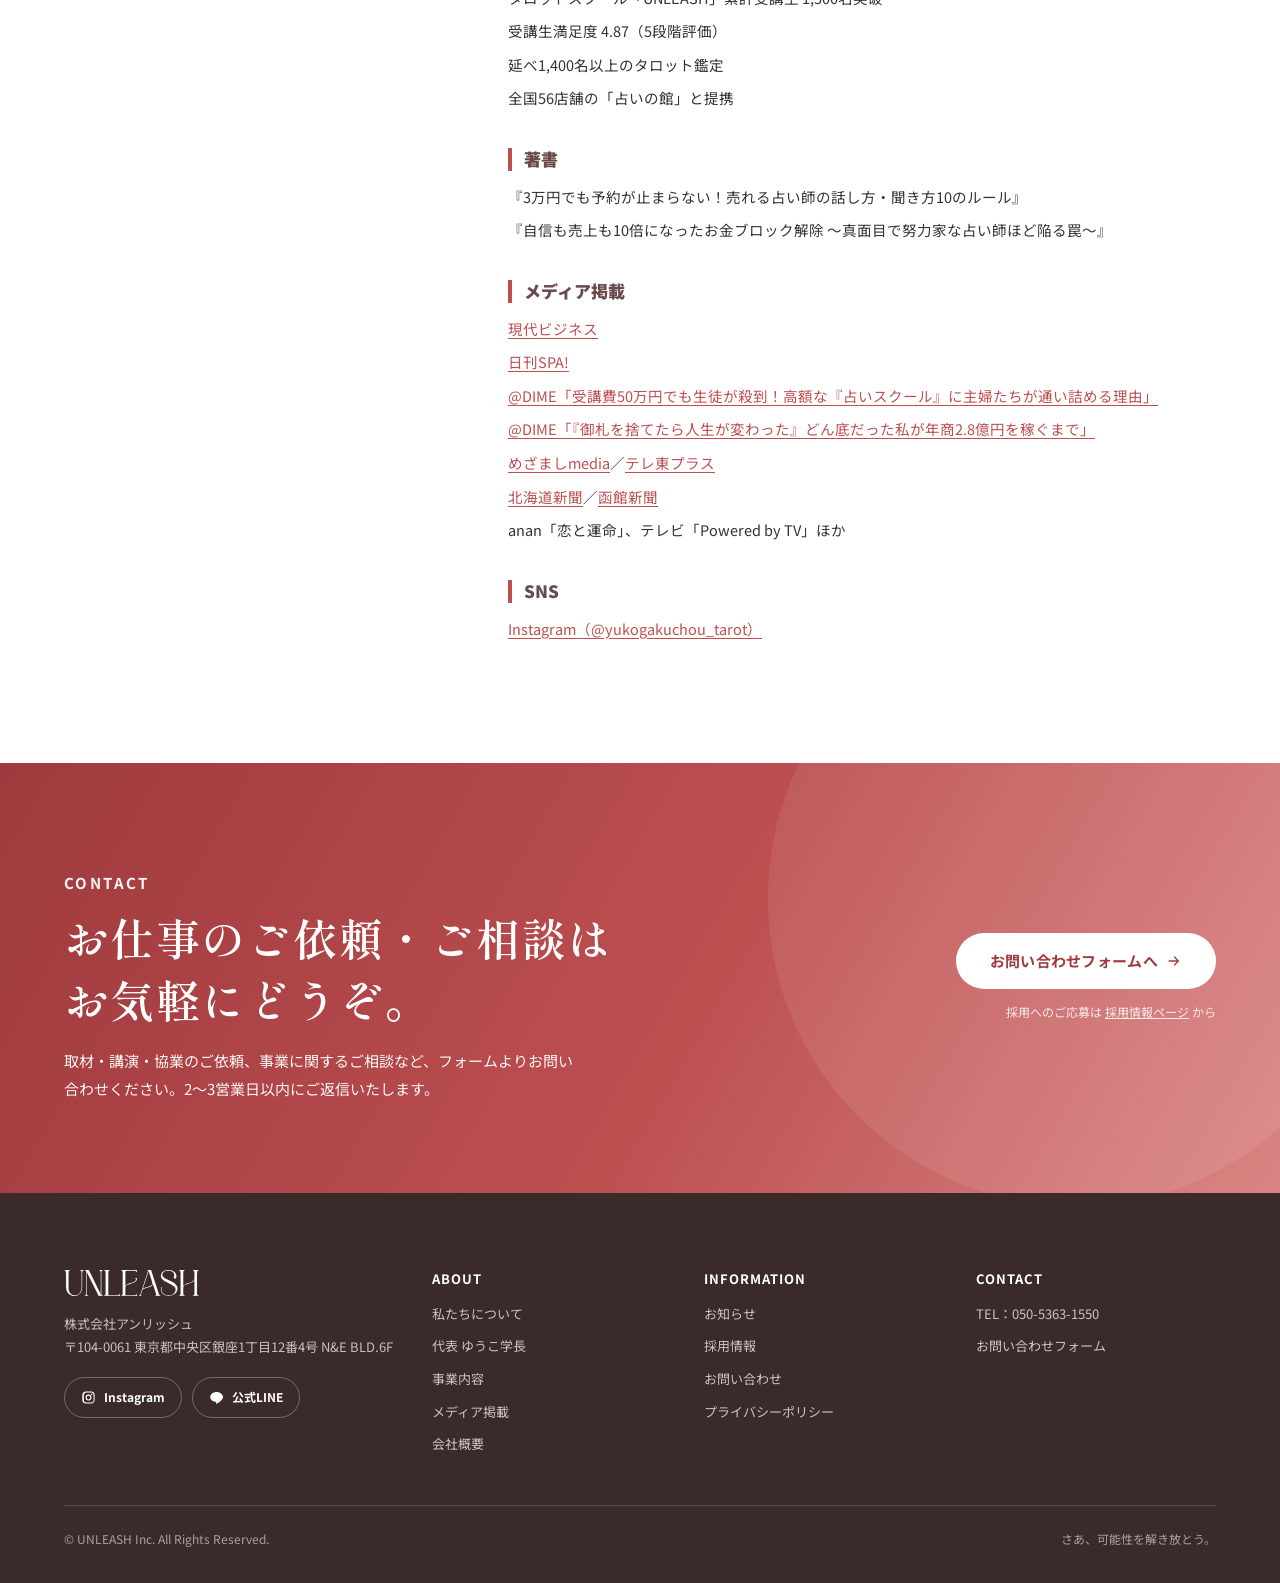
<file: yuko.html>
<!DOCTYPE html>
<html lang="ja">
<head>
<meta charset="utf-8">
<meta name="viewport" content="width=device-width, initial-scale=1, viewport-fit=cover">
<title>ゆうこ学長 プロフィール｜タロット指導者・タロットスクールUNLEASH｜株式会社アンリッシュ</title>
<meta name="description" content="ゆうこ学長（タロット指導者・株式会社アンリッシュ代表取締役）のプロフィール。北海道函館市出身。2018年にタロット占いを始め延べ1,400名以上を鑑定し、2024年にタロットスクール「アンリッシュ（UNLEASH）」を開校。累計1,500名以上の受講生を指導。著書2冊がAmazonランキング1位。">
<meta property="og:type" content="profile">
<meta property="og:site_name" content="株式会社アンリッシュ">
<meta property="og:title" content="ゆうこ学長 プロフィール｜タロット指導者・タロットスクールUNLEASH｜株式会社アンリッシュ">
<meta property="og:description" content="ゆうこ学長（タロット指導者・株式会社アンリッシュ代表取締役）のプロフィール。北海道函館市出身。2018年にタロット占いを始め延べ1,400名以上を鑑定し、2024年にタロットスクール「アンリッシュ（UNLEASH）」を開校。累計1,500名以上の受講生を指導。著書2冊がAmazonランキング1位。">
<meta property="og:locale" content="ja_JP">
<meta name="twitter:card" content="summary_large_image">
<link rel="canonical" href="https://unleash.co.jp/yuko.html">
<meta property="og:url" content="https://unleash.co.jp/yuko.html">
<meta property="og:image" content="https://unleash.co.jp/og-image.jpg">
<meta name="twitter:image" content="https://unleash.co.jp/og-image.jpg">
<script type="application/ld+json">{"@context": "https://schema.org", "@graph": [{"@type": "Organization", "@id": "https://unleash.co.jp/#organization", "name": "株式会社アンリッシュ", "alternateName": ["アンリッシュ", "UNLEASH", "UNLEASH Inc."], "foundingDate": "2025-04-07", "telephone": "050-5363-1550", "address": {"@type": "PostalAddress", "postalCode": "104-0061", "addressRegion": "東京都", "addressLocality": "中央区", "streetAddress": "銀座1丁目12番4号 N&E BLD.6F", "addressCountry": "JP"}, "description": "タロット指導者・ゆうこ学長が代表を務める会社。タロットスクール「UNLEASH（アンリッシュ）」の運営、占い師の育成・プロデュース、オンライン講座プロデュースなどを行う。", "founder": {"@id": "https://unleash.co.jp/yuko.html#person"}, "employee": {"@id": "https://unleash.co.jp/yuko.html#person"}, "sameAs": ["https://www.instagram.com/yukogakuchou_tarot/", "https://prtimes.jp/main/html/searchrlp/company_id/167890"], "url": "https://unleash.co.jp/", "logo": "https://unleash.co.jp/logo.svg", "image": "https://unleash.co.jp/og-image.jpg"}, {"@type": "Person", "@id": "https://unleash.co.jp/yuko.html#person", "name": "ゆうこ学長", "jobTitle": ["タロット指導者", "代表取締役"], "description": "タロットスクール「UNLEASH（アンリッシュ）」学長。北海道函館市出身。累計1,500名以上の受講生を指導。", "worksFor": {"@id": "https://unleash.co.jp/#organization"}, "birthPlace": "北海道函館市", "knowsAbout": ["タロット", "タロット占い", "占い師育成"], "sameAs": ["https://www.instagram.com/yukogakuchou_tarot/"], "url": "https://unleash.co.jp/yuko.html", "image": "https://unleash.co.jp/yuko.webp"}, {"@type": "ProfilePage", "name": "ゆうこ学長 プロフィール｜タロット指導者・タロットスクールUNLEASH｜株式会社アンリッシュ", "mainEntity": {"@id": "https://unleash.co.jp/yuko.html#person"}, "url": "https://unleash.co.jp/yuko.html"}, {"@type": "BreadcrumbList", "itemListElement": [{"@type": "ListItem", "position": 1, "name": "HOME", "item": "https://unleash.co.jp/"}, {"@type": "ListItem", "position": 2, "name": "ゆうこ学長 プロフィール", "item": "https://unleash.co.jp/yuko.html"}]}]}</script>
<link rel="icon" href="favicon.svg" type="image/svg+xml">
<link rel="preconnect" href="https://fonts.googleapis.com">
<link rel="preconnect" href="https://fonts.gstatic.com" crossorigin>
<link rel="stylesheet" href="https://fonts.googleapis.com/css2?family=Noto+Sans+JP:wght@400;500;700;900&family=Cormorant+Garamond:ital,wght@0,500;0,600;1,500&family=Shippori+Mincho:wght@500;600&display=swap">
<link rel="stylesheet" href="style.css">
</head>
<body>
<a class="skip" href="#main">本文へスキップ</a>
<header class="header">
  <div class="header__inner">
    <a class="header__logo" href="./" aria-label="株式会社アンリッシュ トップへ">
      <small>UNLEASH Inc. CORPORATE SITE</small>
      <img src="logo.svg" alt="株式会社アンリッシュ（UNLEASH）" width="200" height="38">
    </a>
    <nav class="nav" aria-label="グローバルナビゲーション">
      <a href="./#about">私たちについて</a>
      <a href="yuko.html">ゆうこ学長</a>
      <a href="./#service">事業内容</a>
      <a href="./#media">メディア掲載</a>
      <a href="news.html">お知らせ</a>
      <a href="./#company">会社概要</a>
      <a href="recruit.html">採用情報</a>
    </nav>
    <div class="header__cta">
      <a class="btn" href="contact.html">お問い合わせ</a>
    </div>
    <button class="menu-btn" aria-expanded="false" aria-controls="drawer" aria-label="メニュー"><span></span><span></span><span></span></button>
  </div>
</header>
<div class="drawer" id="drawer">
  <a class="link" href="./">トップ</a>
  <a class="link" href="./#about">私たちについて</a>
  <a class="link" href="yuko.html">代表 ゆうこ学長</a>
  <a class="link" href="./#service">事業内容</a>
  <a class="link" href="./#media">メディア掲載</a>
  <a class="link" href="news.html">お知らせ</a>
  <a class="link" href="./#company">会社概要</a>
  <a class="link" href="recruit.html">採用情報</a>
  <a class="link" href="privacy.html">プライバシーポリシー</a>
  <div class="drawer__cta">
    <a class="btn" href="contact.html">お問い合わせ</a>
  </div>
</div>

<main id="main">
<section class="page-head">
  <div class="container">
    <nav class="breadcrumb" aria-label="パンくず"><a href="./">HOME</a><span>/</span><span>ゆうこ学長 プロフィール</span></nav>
    <p class="en">Profile</p>
    <h1>ゆうこ学長 プロフィール</h1>
    <p class="page-head__lead">タロット指導者／タロットスクール「UNLEASH（アンリッシュ）」学長／株式会社アンリッシュ 代表取締役</p>
  </div>
</section>

<section class="section">
  <div class="container prof">
    <figure>
      <img src="yuko.webp" alt="タロット指導者 ゆうこ学長" width="800" height="1200">
    </figure>
    <div>
      <h2>ゆうこ学長</h2>
      <p class="role">タロット指導者 ／ 株式会社アンリッシュ 代表取締役</p>
      <p>北海道函館市出身。全校生徒約30名という少人数の小中学校で、地域に根ざした教育を受けて育つ。北海道函館工業高等学校を卒業後、民間企業に勤務していた頃に四柱推命やタロット占いを受けたことをきっかけに、占いの世界へ。</p>
      <p>2018年、会社員の傍ら渋谷の占い師に師事してタロット占いを開始。すぐに評判を呼んで予約が殺到し、延べ1,400名以上の鑑定に携わる。</p>
      <p>「女性が自らの力で生きていくための技術」を伝えるため、2024年8月にタロット占い専門職養成スクール「アンリッシュ（UNLEASH）」を開校。タロットカードを中心に初心者にもわかりやすい指導を行い、未経験から多くのプロの占い師を育てている。2025年4月、株式会社アンリッシュを設立。</p>
      <p>現在は全国56店舗の「占いの館」と提携し、卒業生の活躍の場づくりと女性の就労支援に取り組む。女性の就業困難やキャリア断絶といった社会課題に、ビジネスの側面からアプローチしている。</p>

      <h3>経歴</h3>
      <ol class="timeline">
        <li><time>2018年</time><span>会社員の傍ら、渋谷の占い師に師事しタロット占いを開始</span></li>
        <li><time>2024年8月</time><span>タロットスクール「アンリッシュ（UNLEASH）」を開校</span></li>
        <li><time>2025年4月</time><span>株式会社アンリッシュを設立、代表取締役に就任</span></li>
        <li><time>2025年9月</time><span>初の著書『3万円でも予約が止まらない！売れる占い師の話し方・聞き方10のルール』がAmazon売れ筋ランキング（タロット）1位</span></li>
        <li><time>2026年1月</time><span>2冊目の著書『自信も売上も10倍になったお金ブロック解除 〜真面目で努力家な占い師ほど陥る罠〜』がAmazon売れ筋ランキング3部門で1位</span></li>
        <li><time>2026年5月</time><span>北海道函館市に100万円を寄付</span></li>
      </ol>

      <h3>実績</h3>
      <ul class="dots">
        <li>タロットスクール「UNLEASH」累計受講生 1,500名突破</li>
        <li>受講生満足度 4.87（5段階評価）</li>
        <li>延べ1,400名以上のタロット鑑定</li>
        <li>全国56店舗の「占いの館」と提携</li>
      </ul>

      <h3>著書</h3>
      <ul class="dots">
        <li>『3万円でも予約が止まらない！売れる占い師の話し方・聞き方10のルール』</li>
        <li>『自信も売上も10倍になったお金ブロック解除 〜真面目で努力家な占い師ほど陥る罠〜』</li>
      </ul>

      <h3>メディア掲載</h3>
      <ul class="dots">
        <li><a href="https://gendai.media/articles/-/166918" target="_blank" rel="noopener">現代ビジネス</a></li>
        <li><a href="https://nikkan-spa.jp/2145554" target="_blank" rel="noopener">日刊SPA!</a></li>
        <li><a href="https://dime.jp/genre/2148518/" target="_blank" rel="noopener">@DIME「受講費50万円でも生徒が殺到！高額な『占いスクール』に主婦たちが通い詰める理由」</a></li>
        <li><a href="https://dime.jp/genre/2127122/" target="_blank" rel="noopener">@DIME「『御札を捨てたら人生が変わった』どん底だった私が年商2.8億円を稼ぐまで」</a></li>
        <li><a href="https://mezamashi.media/articles/-/198175" target="_blank" rel="noopener">めざましmedia</a>／<a href="https://www.tv-tokyo.co.jp/plus/external-pr/entry/36268.html" target="_blank" rel="noopener">テレ東プラス</a></li>
        <li><a href="https://www.hokkaido-np.co.jp/article/1314641/" target="_blank" rel="noopener">北海道新聞</a>／<a href="https://digital.hakoshin.jp/news/politics/144103" target="_blank" rel="noopener">函館新聞</a></li>
        <li>anan「恋と運命」、テレビ「Powered by TV」ほか</li>
      </ul>

      <h3>SNS</h3>
      <ul class="dots">
        <li><a href="https://www.instagram.com/yukogakuchou_tarot/" target="_blank" rel="noopener">Instagram（@yukogakuchou_tarot）</a></li>
      </ul>
    </div>
  </div>
</section>

</main>
<section class="cta" id="contact-cta">
  <div class="container cta__inner">
    <div>
      <p class="cta__label">CONTACT</p>
      <h2>お仕事のご依頼・ご相談は<br>お気軽にどうぞ。</h2>
      <p>取材・講演・協業のご依頼、事業に関するご相談など、フォームよりお問い合わせください。2〜3営業日以内にご返信いたします。</p>
    </div>
    <div class="cta__actions">
      <a class="btn btn--white btn--lg" href="contact.html">お問い合わせフォームへ<svg viewBox="0 0 24 24" fill="currentColor" aria-hidden="true"><path d="M4 11h12.2l-4.6-4.6L13 5l7 7-7 7-1.4-1.4 4.6-4.6H4z"/></svg></a>
      <small>採用へのご応募は <a href="recruit.html#entry" style="text-decoration:underline">採用情報ページ</a> から</small>
    </div>
  </div>
</section>
<footer class="footer">
  <div class="container">
    <div class="footer__top">
      <div class="footer__brand">
        <img src="logo.svg" alt="株式会社アンリッシュ（UNLEASH）" width="200" height="38">
        <p>株式会社アンリッシュ<br>〒104-0061 東京都中央区銀座1丁目12番4号 N&amp;E BLD.6F</p>
        <div class="social">
          <a href="https://www.instagram.com/yukogakuchou_tarot/" target="_blank" rel="noopener"><svg viewBox="0 0 24 24" aria-hidden="true"><path d="M12 7.3A4.7 4.7 0 1 0 12 16.7 4.7 4.7 0 0 0 12 7.3zm0 7.7a3 3 0 1 1 0-6 3 3 0 0 1 0 6zm6-7.9a1.1 1.1 0 1 1-2.2 0 1.1 1.1 0 0 1 2.2 0zM21.9 8c-.1-1.5-.4-2.8-1.5-3.9S17.9 2.6 16.4 2.5C14.8 2.4 9.2 2.4 7.6 2.5 6.1 2.6 4.8 2.9 3.7 4S2.2 6.5 2.1 8c-.1 1.6-.1 6.4 0 8 .1 1.5.4 2.8 1.5 3.9s2.4 1.4 3.9 1.5c1.6.1 7.2.1 8.8 0 1.5-.1 2.8-.4 3.9-1.5s1.4-2.4 1.5-3.9c.1-1.6.1-6.4.2-8zm-2.1 9.9a3.2 3.2 0 0 1-1.8 1.8c-1.2.5-4.2.4-5.6.4s-4.4.1-5.6-.4a3.2 3.2 0 0 1-1.8-1.8C4.5 16.7 4.6 13.7 4.6 12s-.1-4.7.4-5.6a3.2 3.2 0 0 1 1.8-1.8c1.2-.5 4.2-.4 5.6-.4s4.4-.1 5.6.4a3.2 3.2 0 0 1 1.8 1.8c.5 1.2.4 4.2.4 5.6s.1 4.7-.4 5.9z"/></svg>Instagram</a>
          <a href="https://step.lme.jp/landing-qr/2005281828-y8eRj0pj?uLand=PokDoM" target="_blank" rel="noopener"><svg viewBox="0 0 24 24" aria-hidden="true"><path d="M12 3C6.5 3 2 6.6 2 11c0 4 3.6 7.3 8.4 7.9.3.1.8.2.9.5.1.3.1.7 0 1l-.1.9c0 .3-.2 1 .9.6 1.1-.5 6-3.5 8.2-6.1 1.5-1.6 2.2-3.3 2.2-4.9C22 6.6 17.5 3 12 3z"/></svg>公式LINE</a>
        </div>
      </div>
      <div>
        <h4>ABOUT</h4>
        <ul>
          <li><a href="./#about">私たちについて</a></li>
          <li><a href="yuko.html">代表 ゆうこ学長</a></li>
          <li><a href="./#service">事業内容</a></li>
          <li><a href="./#media">メディア掲載</a></li>
          <li><a href="./#company">会社概要</a></li>
        </ul>
      </div>
      <div>
        <h4>INFORMATION</h4>
        <ul>
          <li><a href="news.html">お知らせ</a></li>
          <li><a href="recruit.html">採用情報</a></li>
          <li><a href="contact.html">お問い合わせ</a></li>
          <li><a href="privacy.html">プライバシーポリシー</a></li>
        </ul>
      </div>
      <div>
        <h4>CONTACT</h4>
        <ul>
          <li>TEL：050-5363-1550</li>
          <li><a href="contact.html">お問い合わせフォーム</a></li>
        </ul>
      </div>
    </div>
    <div class="footer__bottom">
      <span>© UNLEASH Inc. All Rights Reserved.</span>
      <span>さあ、可能性を解き放とう。</span>
    </div>
  </div>
</footer>
<script src="main.js"></script>
</body>
</html>
</file>
<file: style.css>
/* UNLEASH corporate site — ACCENT ACE design system, recolored to the UNLEASH palette */
:root{
  --blue:#BD4F51;
  --blue-deep:#A23B3E;
  --blue-ink:#6A4A4A;
  --sky:#FCF3F2;
  --sky-deep:#F2E4E4;
  --orange:#C9A27E;
  --green:#22BF4E;
  --ink:#333333;
  --mist:#8C7A7A;
  --line:#EEDFDD;
  --paper:#FFFFFF;
  --footer:#3B2A2A;
  --radius:14px;
  --shadow:0 10px 30px rgba(106,74,74,.10);
  --font-ja:"Noto Sans JP","Hiragino Kaku Gothic ProN","Hiragino Sans","Yu Gothic",sans-serif;
  --font-min:"Shippori Mincho","Zen Old Mincho","Hiragino Mincho ProN","Yu Mincho",serif;
  --font-en:"Cormorant Garamond","Times New Roman",Georgia,serif;
  --header-h:84px;
  --gutter:clamp(16px,5vw,64px);
  color-scheme:light;
}
*,*::before,*::after{box-sizing:border-box}
html{scroll-behavior:smooth;scroll-padding-top:calc(var(--header-h) + 12px)}
body{margin:0;font-family:var(--font-ja);font-size:16px;line-height:1.9;color:var(--ink);background:var(--paper);-webkit-font-smoothing:antialiased;overflow-x:hidden}
img{max-width:100%;height:auto;display:block}
a{color:inherit;text-decoration:none}
a:focus-visible,button:focus-visible{outline:3px solid var(--orange);outline-offset:3px}
ul,ol{margin:0;padding:0;list-style:none}
h1,h2,h3,h4{margin:0;line-height:1.35;text-wrap:balance}
p{margin:0}
.container{width:min(1160px,100% - var(--gutter)*2);margin-inline:auto}
.sr-only{position:absolute;width:1px;height:1px;overflow:hidden;clip:rect(0 0 0 0);white-space:nowrap}
@media (prefers-reduced-motion:reduce){*{animation:none!important;transition:none!important;scroll-behavior:auto!important}}

/* ---------- Header (logo top-left, nav + CTA right) ---------- */
.header{position:fixed;inset:0 0 auto 0;z-index:100;height:var(--header-h);background:rgba(255,255,255,.96);backdrop-filter:blur(10px);border-bottom:1px solid transparent;transition:border-color .3s,box-shadow .3s}
.header.is-scrolled{border-bottom-color:var(--line);box-shadow:0 6px 24px rgba(106,74,74,.06)}
.header__inner{height:100%;display:flex;align-items:center;gap:32px;padding-inline:clamp(16px,3vw,40px)}
.header__logo{display:flex;flex-direction:column;gap:2px;flex:0 0 auto}
.header__logo img{height:30px;width:auto}
.header__logo small{font-size:10px;letter-spacing:.14em;color:var(--mist);font-weight:500;line-height:1}
.nav{margin-left:auto;display:flex;align-items:center;gap:clamp(14px,1.8vw,26px)}
.nav a{font-size:13px;font-weight:700;letter-spacing:.02em;position:relative;padding:6px 0;white-space:nowrap}
@media (max-width:1280px){.nav{gap:14px}.nav a{font-size:12px}.header__inner{gap:20px}.header__cta .btn{padding:0 16px;font-size:12px}}
.nav a::after{content:"";position:absolute;left:0;right:0;bottom:0;height:2px;background:var(--blue);transform:scaleX(0);transform-origin:left;transition:transform .25s}
.nav a:hover::after,.nav a[aria-current="page"]::after{transform:scaleX(1)}
.header__cta{display:flex;gap:10px;flex:0 0 auto}
.btn{display:inline-flex;align-items:center;justify-content:center;gap:8px;height:44px;padding:0 22px;border-radius:999px;font-weight:700;font-size:13px;letter-spacing:.02em;color:#fff;background:var(--blue);border:0;cursor:pointer;transition:transform .2s,background .2s,box-shadow .2s;white-space:nowrap}
.btn:hover{transform:translateY(-2px);box-shadow:0 8px 20px rgba(189,79,81,.28)}
.btn--line{background:var(--green)}
.btn--line:hover{box-shadow:0 8px 20px rgba(34,191,78,.28)}
.btn--orange{background:var(--orange)}
.btn--orange:hover{box-shadow:0 8px 20px rgba(201,162,126,.3)}
.btn--lg{height:56px;padding:0 34px;font-size:15px}
.btn--ghost{background:#fff;color:var(--blue);border:2px solid var(--blue)}
.btn--ghost:hover{background:var(--sky)}
.btn svg{width:16px;height:16px;flex:none}
.menu-btn{display:none;margin-left:auto;width:44px;height:44px;border:0;background:transparent;cursor:pointer;padding:0;flex-direction:column;justify-content:center;gap:6px;align-items:center}
.menu-btn span{display:block;width:26px;height:2px;background:var(--ink);transition:transform .3s,opacity .3s}
.menu-btn[aria-expanded="true"] span:nth-child(1){transform:translateY(8px) rotate(45deg)}
.menu-btn[aria-expanded="true"] span:nth-child(2){opacity:0}
.menu-btn[aria-expanded="true"] span:nth-child(3){transform:translateY(-8px) rotate(-45deg)}
.drawer{display:none}
@media (max-width:1140px){
  .nav,.header__cta{display:none}
  .menu-btn{display:flex}
  .drawer{display:block;position:fixed;inset:var(--header-h) 0 0 0;z-index:99;background:#fff;padding:32px var(--gutter);transform:translateX(100%);transition:transform .3s;overflow-y:auto}
  .drawer.is-open{transform:none}
  .drawer a.link{display:block;padding:14px 0;border-bottom:1px solid var(--line);font-weight:700;font-size:16px}
  .drawer .drawer__cta{display:grid;gap:12px;margin-top:28px}
  .drawer .btn{height:52px}
}

/* ---------- Sections ---------- */
main{padding-top:var(--header-h)}
.section{padding-block:clamp(64px,9vw,120px)}
.section--sky{background:var(--sky)}
.sec-head{display:flex;align-items:flex-end;justify-content:space-between;gap:24px;margin-bottom:clamp(32px,4vw,52px)}
.sec-head__title{display:flex;flex-direction:column;gap:6px}
.sec-head__title h2{display:flex;flex-direction:column;gap:6px;margin:0}
.sec-head__title .en{font-size:clamp(40px,5.5vw,64px);font-weight:700;letter-spacing:-.02em;line-height:1;color:var(--ink)}
.sec-head__title .ja{font-size:13px;font-weight:700;letter-spacing:.08em;color:var(--blue-deep)}
.more{display:inline-flex;align-items:center;gap:12px;font-size:14px;font-weight:700;white-space:nowrap}
.more .arrow{width:40px;height:40px;border-radius:50%;background:var(--blue);display:grid;place-items:center;transition:transform .25s}
.more .arrow svg{width:16px;height:16px;fill:#fff}
.more:hover .arrow{transform:translateX(6px)}
.lead{font-size:clamp(15px,1.4vw,17px);max-width:38em}

/* ---------- Hero: full-width banner + lead bar ---------- */
.hero--banner{background:#fff}
.hero__banner{display:block;width:100%;height:auto}
.hero__bar{display:grid;grid-template-columns:1.25fr 1fr;gap:28px;align-items:center;padding-block:clamp(24px,3.5vw,44px)}
.hero__lead{font-size:clamp(20px,1.9vw,26px);font-weight:900;line-height:1.5;letter-spacing:.02em;color:var(--blue-ink)}
.hero__sub{margin-top:10px;font-size:clamp(15px,1.25vw,16px);line-height:1.9;color:#222}
.hero__actions{display:flex;gap:12px;flex-wrap:wrap;justify-content:flex-end}
.sp-only{display:none}
@media (max-width:820px){
  .hero__bar{grid-template-columns:1fr;gap:20px;padding-block:22px 8px}
  .hero__actions{justify-content:flex-start}
  .hero__lead{font-size:21px}
  .hero__sub{font-size:16.5px}
  .sp-only{display:inline}
}
.stats-wrap{background:#fff;padding-block:clamp(20px,3vw,36px) 0}
.intro{margin-top:clamp(22px,3vw,36px);font-size:15px;line-height:2;color:#333;max-width:52em}
.intro strong{font-weight:700;color:var(--blue-ink)}
.stats{margin-top:0;display:grid;grid-template-columns:repeat(5,1fr);border:1px solid var(--line);border-radius:var(--radius);background:#fff;overflow:hidden}
.stat{padding:22px 18px;border-left:1px solid var(--line);text-align:center}
.stat:first-child{border-left:0}
.stat__num{white-space:nowrap;font-size:clamp(26px,2.6vw,36px);font-weight:900;color:var(--blue-deep);line-height:1.1;font-variant-numeric:tabular-nums;letter-spacing:-.01em}
.stat__num small{font-size:.5em;font-weight:700;margin-left:2px}
.stat__label{font-size:12px;font-weight:700;color:var(--mist);margin-top:6px;letter-spacing:.04em}
.stats__note{grid-column:1/-1;font-size:11px;color:var(--mist);padding:8px 18px;border-top:1px solid var(--line);background:#FFFAF9;text-align:right}
@media (max-width:900px){
  .hero__copy{grid-template-columns:1fr}
  .hero__actions{justify-content:flex-start}
  .stats{grid-template-columns:repeat(3,1fr)}
  .stat:nth-child(4){border-left:0;border-top:1px solid var(--line)}
  .stat:nth-child(5){border-top:1px solid var(--line)}
}
@media (max-width:560px){
  .hero__photos{grid-template-columns:1.2fr 1fr}
  .hero__photos figure:nth-child(3){display:none}
  .stats{grid-template-columns:repeat(2,1fr)}
  .stat:nth-child(3){border-left:0;border-top:1px solid var(--line)}
  .stat:nth-child(4){border-left:1px solid var(--line)}
  .stat:nth-child(5){border-left:0;grid-column:1/-1}
}

/* ---------- Cards ---------- */
.grid-3{display:grid;grid-template-columns:repeat(3,1fr);gap:clamp(18px,2.4vw,32px)}
.grid-2{display:grid;grid-template-columns:repeat(2,1fr);gap:clamp(18px,2.4vw,32px)}
@media (max-width:900px){.grid-3{grid-template-columns:repeat(2,1fr)}}
@media (max-width:600px){.grid-3,.grid-2{grid-template-columns:1fr}}
.card{display:flex;flex-direction:column;background:#fff;border-radius:var(--radius);overflow:hidden;border:1px solid var(--line);transition:transform .25s,box-shadow .25s}
a.card:hover{transform:translateY(-4px);box-shadow:var(--shadow)}
.card__img{aspect-ratio:16/9;overflow:hidden;background:var(--sky)}
.card__img img{width:100%;height:100%;object-fit:cover;transition:transform .5s}
a.card:hover .card__img img{transform:scale(1.04)}
.card__body{padding:20px 22px 22px;display:flex;flex-direction:column;gap:10px;flex:1}
.badge{display:inline-block;align-self:flex-start;padding:3px 12px;border-radius:999px;background:var(--blue);color:#fff;font-size:11px;font-weight:700;letter-spacing:.06em}
.badge--orange{background:var(--orange)}
.badge--navy{background:var(--blue-ink)}
.card__title{font-size:16px;font-weight:700;line-height:1.6}
.card__date{font-size:12px;color:var(--mist);font-variant-numeric:tabular-nums;margin-top:auto}

/* News list */
.news-list{margin-top:clamp(28px,3vw,44px);border-top:1px solid var(--line)}
.news-list li{border-bottom:1px solid var(--line)}
.news-list a{display:grid;grid-template-columns:110px 1fr auto;gap:18px;align-items:center;padding:18px 6px;transition:background .2s}
.news-list a:hover{background:var(--sky)}
.news-list time{font-size:13px;font-weight:700;color:var(--blue-deep);font-variant-numeric:tabular-nums}
.news-list .t{font-size:15px;font-weight:500}
.news-list .ext{width:16px;height:16px;fill:var(--mist);flex:none}
.news-list li.is-hidden{display:none}
.news-more{margin-top:28px;text-align:center}
@media (max-width:600px){.news-list a{grid-template-columns:1fr;gap:4px}.news-list .ext{display:none}}

/* Media: logo marquee + article cards */
.marquee{overflow:hidden;margin-bottom:clamp(32px,4vw,56px);-webkit-mask-image:linear-gradient(90deg,transparent,#000 6%,#000 94%,transparent);mask-image:linear-gradient(90deg,transparent,#000 6%,#000 94%,transparent)}
.marquee__track{display:flex;width:max-content;animation:marquee 46s linear infinite}
.marquee:hover .marquee__track{animation-play-state:paused}
.marquee__list{display:flex;gap:14px;padding-right:14px;flex:none}
.marquee__list li{flex:none;width:176px;height:74px;background:#fff;border-radius:10px;border:1px solid var(--line);display:grid;place-items:center;padding:14px 20px}
.marquee__list img{max-height:100%;max-width:100%;width:auto;object-fit:contain}
@keyframes marquee{from{transform:translateX(0)}to{transform:translateX(-50%)}}
@media (max-width:560px){.marquee__list li{width:140px;height:60px;padding:10px 14px}.marquee__track{animation-duration:36s}}
@media (prefers-reduced-motion:reduce){.marquee{overflow-x:auto;mask-image:none;-webkit-mask-image:none}.marquee__track{animation:none}.marquee__list+.marquee__list{display:none}}
.card.is-hidden{display:none}
.section--sky .card{border-color:transparent}

/* Lecture schools logo marquee */
.marquee--schools{margin-bottom:clamp(28px,3.5vw,44px)}
.marquee--schools .marquee__track{animation-duration:38s}
.schools__list{gap:12px;padding-right:12px}
.marquee--schools .marquee__list li{width:auto;height:auto;display:flex;align-items:center;gap:10px;border-radius:999px;padding:7px 18px 7px 8px}
.marquee--schools .marquee__list img{width:40px;height:40px;object-fit:contain;border-radius:50%;background:#fff;max-height:none}
.marquee--schools .marquee__list span{font-size:12.5px;font-weight:700;color:var(--blue-ink);white-space:nowrap}
@media (max-width:560px){.marquee--schools .marquee__list li{padding:5px 12px 5px 6px}.marquee--schools .marquee__list img{width:32px;height:32px}.marquee--schools .marquee__list span{font-size:11.5px}}

/* Lectures (photo cards) */
.ev{display:flex;flex-direction:column;background:#fff;border-radius:var(--radius);overflow:hidden;border:1px solid var(--line);transition:transform .25s,box-shadow .25s}
.ev:hover{transform:translateY(-4px);box-shadow:var(--shadow)}
.ev__img{margin:0;position:relative;aspect-ratio:16/10;overflow:hidden;background:var(--sky)}
.ev__img img{width:100%;height:100%;object-fit:cover;transition:transform .5s}
.ev:hover .ev__img img{transform:scale(1.04)}
.ev__tag{position:absolute;left:0;top:14px;background:var(--blue-ink);color:#fff;font-size:11px;font-weight:700;letter-spacing:.08em;padding:5px 12px 5px 14px;border-radius:0 999px 999px 0}
.ev__body{padding:18px 20px 20px;display:flex;flex-direction:column;gap:6px;flex:1}
.ev__title{font-size:15px;font-weight:700;line-height:1.65}
.ev__school{font-size:12px;font-weight:700;color:var(--orange);letter-spacing:.04em}
.ev__date{font-size:12px;color:var(--mist);font-variant-numeric:tabular-nums;margin-top:auto;padding-top:6px}
.ev__note{margin-top:28px;font-size:14px;color:var(--mist);text-align:center}
.ev__note a{color:var(--blue);font-weight:700;text-decoration:underline;text-underline-offset:3px}

/* Service */
.service-intro{display:grid;grid-template-columns:1fr 1fr;gap:clamp(28px,5vw,72px);align-items:center;margin-bottom:clamp(40px,5vw,72px)}
.service-intro figure{margin:0;border-radius:var(--radius);overflow:hidden;box-shadow:var(--shadow);aspect-ratio:4/3}
.service-intro img{width:100%;height:100%;object-fit:cover}
.service-intro h3{font-size:clamp(24px,2.6vw,32px);font-weight:900;line-height:1.45;margin-bottom:16px}
.service-intro h3 em{font-style:normal;color:var(--blue)}
.pillars{display:flex;gap:10px;flex-wrap:wrap;margin-top:22px}
.pillar{display:inline-flex;align-items:center;gap:8px;background:#fff;border:1px solid var(--line);border-radius:999px;padding:8px 16px;font-size:13px;font-weight:700;color:var(--blue-ink)}
.pillar::before{content:"";width:8px;height:8px;border-radius:50%;background:var(--orange)}
@media (max-width:820px){.service-intro{grid-template-columns:1fr}}
.benefits{display:grid;grid-template-columns:repeat(4,1fr);gap:clamp(16px,2vw,28px)}
@media (max-width:1000px){.benefits{grid-template-columns:repeat(2,1fr)}}
@media (max-width:520px){.benefits{grid-template-columns:1fr}}
.benefit{background:#fff;border-radius:var(--radius);padding:28px 24px 30px;border-top:4px solid var(--blue);display:flex;flex-direction:column;gap:12px}
.benefit__icon{width:52px;height:52px;border-radius:14px;background:var(--sky);display:grid;place-items:center}
.benefit__icon svg{width:26px;height:26px;fill:none;stroke:var(--blue-deep);stroke-width:1.8;stroke-linecap:round;stroke-linejoin:round}
.benefit h3{font-size:17px;font-weight:900}
.benefit .num{font-size:28px;font-weight:900;color:var(--orange);line-height:1;font-variant-numeric:tabular-nums}
.benefit .num small{font-size:13px;color:var(--mist);font-weight:700;margin-left:4px}
.benefit p{font-size:13.5px;line-height:1.8;color:#333}

/* Member */
.member{display:flex;flex-direction:column;gap:14px}
.member figure{margin:0;border-radius:var(--radius);overflow:hidden;aspect-ratio:3/2;background:var(--sky)}
.member img{width:100%;height:100%;object-fit:cover;object-position:center top}
.member__name{font-size:22px;font-weight:900;line-height:1.2}
.member__name small{display:block;font-size:11px;font-weight:700;color:var(--mist);letter-spacing:.1em;margin-top:6px}
.member__school{font-size:13px;font-weight:700;color:var(--blue-deep);line-height:1.6}
.member ul{display:flex;flex-direction:column;gap:4px;font-size:13.5px;color:#333;padding-top:10px;border-top:1px solid var(--line)}
.member li{padding-left:14px;position:relative}
.member li::before{content:"";position:absolute;left:0;top:.75em;width:6px;height:6px;border-radius:50%;background:var(--blue)}

/* Voice */
.voice{background:#fff;border-radius:var(--radius);overflow:hidden;border:1px solid var(--line);display:flex;flex-direction:column}
.yt{position:relative;aspect-ratio:16/9;background:#000;cursor:pointer;border:0;padding:0;width:100%;display:block}
.yt img{width:100%;height:100%;object-fit:cover;opacity:.92}
.yt .play{position:absolute;inset:0;display:grid;place-items:center}
.yt .play span{width:64px;height:64px;border-radius:50%;background:rgba(255,255,255,.95);display:grid;place-items:center;box-shadow:0 8px 24px rgba(0,0,0,.3);transition:transform .2s}
.yt:hover .play span{transform:scale(1.08)}
.yt .play svg{width:26px;height:26px;fill:var(--blue);margin-left:4px}
.yt iframe{position:absolute;inset:0;width:100%;height:100%;border:0}
.voice__body{padding:20px 22px 24px;display:flex;flex-direction:column;gap:10px}
.voice__label{font-size:11px;font-weight:700;color:var(--orange);letter-spacing:.08em}
.voice__text{font-size:14px;line-height:1.85;color:#333}

/* CTA band */
.cta{background:linear-gradient(120deg,#9E3A3D,var(--blue) 55%,#D98583);color:#fff;padding-block:clamp(56px,7vw,96px);position:relative;overflow:hidden}
.cta::after{content:"";position:absolute;right:-8%;top:-40%;width:48vw;height:48vw;max-width:620px;max-height:620px;border-radius:50%;background:rgba(255,255,255,.08)}
.cta__inner{display:grid;grid-template-columns:1.2fr 1fr;gap:32px;align-items:center;position:relative;z-index:1}
.cta__label{font-size:12px;font-weight:700;letter-spacing:.16em;opacity:.85}
.cta h2{font-size:clamp(28px,3.6vw,44px);font-weight:900;line-height:1.4;margin-top:10px}
.cta p{margin-top:16px;font-size:15px;opacity:.95;max-width:34em}
.cta__actions{display:flex;flex-direction:column;gap:12px;align-items:flex-end}
.cta .btn--white{background:#fff;color:var(--blue-deep)}
.cta .btn--white:hover{box-shadow:0 8px 24px rgba(0,0,0,.2)}
.cta small{font-size:12px;opacity:.85}
@media (max-width:820px){.cta__inner{grid-template-columns:1fr}.cta__actions{align-items:flex-start}}

/* Footer */
.footer{background:var(--footer);color:#fff;padding-block:clamp(48px,6vw,80px) 32px}
.footer__top{display:grid;grid-template-columns:1.4fr 1fr 1fr 1fr;gap:32px;padding-bottom:40px;border-bottom:1px solid rgba(255,255,255,.14)}
.footer__brand img{height:30px;width:auto;filter:brightness(0) invert(1)}
.footer__brand p{font-size:13px;color:rgba(255,255,255,.7);margin-top:16px;line-height:1.8}
.footer h4{font-size:13px;font-weight:700;letter-spacing:.08em;margin-bottom:14px;color:#fff}
.footer li{font-size:13px;color:rgba(255,255,255,.72);margin-bottom:8px}
.footer li a:hover{color:#fff}
.social{display:flex;gap:10px}
.social a{display:inline-flex;align-items:center;gap:8px;border:1px solid rgba(255,255,255,.3);border-radius:999px;padding:8px 16px;font-size:12px;font-weight:700;transition:background .2s}
.social a:hover{background:rgba(255,255,255,.12)}
.footer__bottom{display:flex;justify-content:space-between;gap:16px;flex-wrap:wrap;padding-top:22px;font-size:12px;color:rgba(255,255,255,.55)}
@media (max-width:820px){.footer__top{grid-template-columns:1fr 1fr}}
@media (max-width:520px){.footer__top{grid-template-columns:1fr}}

/* ---------- Sub pages ---------- */
.page-head{background:linear-gradient(180deg,#F6DCDC,#FFF8F7 70%,#fff);padding-block:clamp(48px,6vw,88px) clamp(40px,5vw,64px)}
.page-head .en{font-family:var(--font-en);font-size:clamp(40px,6vw,80px);font-weight:500;line-height:1;color:var(--blue-deep)}
.page-head h1{font-size:clamp(24px,3vw,36px);font-weight:900;margin-top:8px}
.breadcrumb{font-size:12px;color:var(--mist);margin-bottom:18px;display:flex;gap:8px}
.breadcrumb a:hover{color:var(--blue)}
.vm{display:grid;grid-template-columns:1fr 1fr;gap:clamp(18px,2.4vw,32px)}
@media (max-width:760px){.vm{grid-template-columns:1fr}}
.vm__item{background:#fff;border-radius:var(--radius);padding:clamp(28px,3.4vw,44px);border:1px solid var(--line);position:relative}
.vm__item .en{font-family:var(--font-en);font-size:48px;line-height:1;color:var(--sky-deep);font-weight:500;position:absolute;right:24px;top:18px}
.vm__item .ja{font-size:12px;font-weight:700;letter-spacing:.14em;color:var(--blue-deep)}
.vm__item p{font-size:clamp(18px,1.9vw,22px);font-weight:900;line-height:1.7;margin-top:14px}
.values{display:grid;grid-template-columns:repeat(3,1fr);gap:clamp(16px,2vw,24px);margin-top:clamp(28px,3vw,40px)}
@media (max-width:900px){.values{grid-template-columns:repeat(2,1fr)}}
@media (max-width:560px){.values{grid-template-columns:1fr}}
.value{background:#fff;border:1px solid var(--line);border-radius:var(--radius);padding:24px 24px 26px;border-top:4px solid var(--orange)}
.value h3{font-size:17px;font-weight:900;margin-bottom:10px}
.value h3 small{display:block;font-size:12px;color:var(--mist);font-weight:700;margin-top:2px}
.value li{font-size:13.5px;color:#333;padding-left:14px;position:relative;line-height:1.75;margin-bottom:4px}
.value li::before{content:"";position:absolute;left:0;top:.7em;width:6px;height:6px;border-radius:50%;background:var(--blue)}
.greeting{display:grid;grid-template-columns:340px 1fr;gap:clamp(28px,5vw,72px);align-items:start}
@media (max-width:860px){.greeting{grid-template-columns:1fr}.greeting figure{max-width:360px}}
.greeting figure{margin:0;border-radius:var(--radius);overflow:hidden;box-shadow:var(--shadow);position:sticky;top:calc(var(--header-h) + 24px)}
.greeting figcaption{padding:14px 18px;background:#fff;font-size:13px;font-weight:700;color:var(--blue-ink)}
.greeting figcaption small{display:block;font-weight:500;color:var(--mist);font-size:11px}
.greeting h3{font-size:clamp(22px,2.6vw,30px);font-weight:900;line-height:1.5;margin-bottom:22px}
.greeting p{font-size:15px;line-height:2;margin-bottom:1.2em;color:#222}
.greeting .sign{text-align:right;font-weight:700;margin-top:24px}
.greeting .sign small{display:block;font-size:12px;color:var(--mist);font-weight:500}
.spec{width:100%;border-collapse:collapse;background:#fff;border-radius:var(--radius);overflow:hidden;border:1px solid var(--line)}
.spec th,.spec td{padding:18px 22px;text-align:left;border-bottom:1px solid var(--line);font-size:15px;vertical-align:top}
.spec th{width:200px;background:var(--sky);font-weight:700;color:var(--blue-ink)}
.spec tr:last-child th,.spec tr:last-child td{border-bottom:0}
@media (max-width:600px){.spec th,.spec td{display:block;width:100%}.spec th{padding-bottom:6px}.spec td{padding-top:6px}}
.map{margin-top:28px;border-radius:var(--radius);overflow:hidden;border:1px solid var(--line);aspect-ratio:16/7;background:var(--sky)}
.map iframe{width:100%;height:100%;border:0;display:block}

/* Recruit */
.work-style{background:#fff;border:1px solid var(--line);border-radius:var(--radius);padding:clamp(24px,3vw,36px);display:grid;grid-template-columns:repeat(3,1fr);gap:24px}
@media (max-width:760px){.work-style{grid-template-columns:1fr}}
.work-style h3{font-size:12px;letter-spacing:.12em;color:var(--blue-deep);font-weight:700;margin-bottom:6px}
.work-style p{font-size:15px;font-weight:700}
.work-style small{display:block;font-size:12px;color:var(--mist);font-weight:500;margin-top:4px}
.work-note{grid-column:1/-1;font-size:12px;color:var(--mist);border-top:1px dashed var(--line);padding-top:14px}
.job{background:#fff;border:1px solid var(--line);border-radius:var(--radius);overflow:hidden;margin-bottom:clamp(20px,2.5vw,32px)}
.job__head{display:flex;align-items:center;gap:16px;flex-wrap:wrap;padding:24px clamp(20px,3vw,36px);background:var(--sky)}
.job__head h3{font-size:clamp(20px,2.2vw,26px);font-weight:900}
.job__head .tags{display:flex;gap:8px;margin-left:auto}
.job__body{padding:clamp(20px,3vw,36px);display:grid;grid-template-columns:repeat(2,1fr);gap:clamp(20px,3vw,36px)}
@media (max-width:760px){.job__body{grid-template-columns:1fr}}
.job__block h4{font-size:13px;letter-spacing:.1em;color:var(--blue-deep);font-weight:700;padding-bottom:8px;border-bottom:2px solid var(--sky-deep);margin-bottom:12px}
.job__block li{font-size:14px;padding-left:16px;position:relative;line-height:1.75;margin-bottom:6px}
.job__block li::before{content:"";position:absolute;left:0;top:.7em;width:6px;height:6px;border-radius:50%;background:var(--orange)}
.job__foot{padding:0 clamp(20px,3vw,36px) clamp(20px,3vw,32px)}
.flow{display:grid;grid-template-columns:repeat(4,1fr);gap:16px;counter-reset:step}
@media (max-width:900px){.flow{grid-template-columns:repeat(2,1fr)}}
@media (max-width:520px){.flow{grid-template-columns:1fr}}
.flow li{background:#fff;border:1px solid var(--line);border-radius:var(--radius);padding:24px 22px;position:relative}
.flow li::before{counter-increment:step;content:"STEP " counter(step);font-size:11px;font-weight:700;letter-spacing:.12em;color:var(--orange)}
.flow h3{font-size:17px;font-weight:900;margin:6px 0 8px}
.flow p{font-size:13.5px;color:#333;line-height:1.8}
.entry{background:#fff;border-radius:var(--radius);border:1px solid var(--line);padding:clamp(28px,4vw,48px);text-align:center;display:flex;flex-direction:column;align-items:center;gap:16px}
.entry h3{font-size:clamp(20px,2.4vw,26px);font-weight:900}
.entry p{max-width:36em;font-size:14.5px}
.entry .mail{font-size:clamp(16px,2vw,20px);font-weight:700;color:var(--blue-deep);word-break:break-all}

/* Privacy */
.legal{max-width:820px}
.legal h2{font-size:18px;font-weight:900;margin:36px 0 12px;padding-left:14px;border-left:4px solid var(--blue)}
.legal h2:first-of-type{margin-top:0}
.legal p,.legal li{font-size:14.5px;line-height:1.95;color:#222}
.legal ul{padding-left:1.2em;list-style:disc;margin:8px 0 12px}
.legal .sub{font-weight:700;margin-top:12px}
.legal .date{margin-top:36px;font-size:13px;color:var(--mist)}

/* reveal */
.reveal{opacity:1;transform:none}
@media (prefers-reduced-motion:no-preference){
  .js .reveal{opacity:0;transform:translateY(18px);transition:opacity .7s ease,transform .7s ease}
  .js .reveal.is-in{opacity:1;transform:none}
}

/* =========================================================
   UNLEASH additions
   ========================================================= */
.skip{position:absolute;left:12px;top:-60px;z-index:200;background:var(--blue-ink);color:#fff;padding:10px 16px;border-radius:8px;font-size:13px;font-weight:700}
.skip:focus{top:12px}
.pc-only{display:inline}
@media (max-width:820px){.pc-only{display:none}}
.text-link{color:var(--blue);font-weight:700;text-decoration:underline;text-underline-offset:3px}
.min{font-family:var(--font-min)}

/* Typography: elegant EN titles + mincho accents */
.sec-head__title .en{font-family:var(--font-en);font-weight:500;letter-spacing:.01em;color:var(--blue)}
.sec-head__title .ja{color:var(--blue-ink);letter-spacing:.14em}
.page-head .en{color:var(--blue)}
.page-head h1{font-family:var(--font-min);font-weight:600;color:var(--blue-ink)}

/* Logo */
.header__logo img{height:24px}
.header__logo small{color:var(--blue-ink);opacity:.75}
.footer__brand img{height:26px}

/* ---------- Hero (ACCENT ACE "fresh" layout, rose palette) ---------- */
.hero--fresh{position:relative;overflow:hidden;isolation:isolate;background:linear-gradient(118deg,#FFFAF9 0%,#FCEDEC 36%,#F5D3D2 70%,#E9B0B0 100%)}
.hero__deco{position:absolute;inset:0;z-index:-1;pointer-events:none}
.hero__word{position:absolute;right:-2%;top:-4%;font-family:var(--font-en);font-size:clamp(150px,24vw,360px);font-weight:500;line-height:1;letter-spacing:-.02em;color:rgba(255,255,255,.42);white-space:nowrap}
.hero__glow{position:absolute;left:-12%;top:-30%;width:62%;aspect-ratio:1;border-radius:50%;background:radial-gradient(closest-side,rgba(255,255,255,.95),rgba(255,255,255,0))}
.hero__grid{display:grid;grid-template-columns:1.08fr .92fr;gap:clamp(12px,3vw,40px);align-items:end;min-height:clamp(460px,52vw,640px);padding-top:clamp(32px,4.5vw,60px);position:relative;z-index:2}
.hero__text{align-self:center;padding-bottom:clamp(64px,8vw,110px)}
.hero__eyebrow{display:flex;align-items:center;gap:14px;font-size:12.5px;font-weight:700;letter-spacing:.12em;color:var(--blue-ink)}
.hero__eyebrow span{font-family:var(--font-en);font-size:18px;font-weight:600;letter-spacing:.3em;color:var(--blue);padding-right:14px;border-right:1px solid rgba(106,74,74,.35)}
.hero__title{margin-top:clamp(16px,2vw,24px);font-family:var(--font-min);font-size:clamp(36px,5vw,68px);font-weight:600;line-height:1.35;letter-spacing:.06em;color:var(--blue-ink)}
.hero__title em{font-style:normal;color:var(--blue)}
.hero__en{margin-top:clamp(12px,1.6vw,18px);font-family:var(--font-en);font-size:clamp(22px,2.4vw,32px);font-weight:500;font-style:italic;line-height:1.3;color:var(--blue)}
.hero__sub{margin-top:clamp(16px,2vw,22px);font-size:clamp(15px,1.2vw,16px);line-height:2;color:#4A3838;max-width:33em}
.hero__actions{display:flex;gap:12px;flex-wrap:wrap;margin-top:clamp(22px,2.6vw,30px)}
.hero--fresh .btn--ghost{background:rgba(255,255,255,.9)}
.hero__visual{position:relative;display:flex;justify-content:center;align-self:end}
.hero__visual img{position:relative;z-index:2;display:block;width:min(100%,430px);height:auto;filter:drop-shadow(0 18px 28px rgba(106,74,74,.18))}
.hero__rings{position:absolute;z-index:1;left:50%;top:42%;width:122%;aspect-ratio:1;transform:translate(-50%,-50%)}
.hero__chip{position:absolute;z-index:3;display:flex;align-items:center;gap:8px;background:#fff;border-radius:999px;padding:10px 18px 10px 14px;font-size:13px;font-weight:700;color:var(--blue-ink);white-space:nowrap;box-shadow:0 10px 26px rgba(106,74,74,.16)}
.hero__chip::before{content:"";width:9px;height:9px;border-radius:50%;background:var(--blue);flex:none}
.hero__chip--a{left:-8%;top:24%}
.hero__chip--b{right:-4%;top:48%}
.hero__chip--b::before{background:var(--orange)}
.hero__chip--c{left:-4%;bottom:18%}
.hero__chip--c::before{background:var(--blue-ink)}
.hero__wave{position:absolute;left:0;right:0;bottom:-1px;width:100%;height:clamp(36px,6vw,90px);z-index:3;pointer-events:none}
@media (prefers-reduced-motion:no-preference){
  .hero__chip{animation:chipfloat 5.5s ease-in-out infinite}
  .hero__chip--b{animation-delay:-1.8s}.hero__chip--c{animation-delay:-3.4s}
}
@keyframes chipfloat{50%{transform:translateY(-8px)}}
@media (max-width:900px){
  .hero__grid{grid-template-columns:1fr;min-height:0;gap:0;padding-top:28px}
  .hero__text{padding-bottom:18px}
  .hero__title{font-size:clamp(32px,9vw,52px)}
  .hero__sub{font-size:15.5px}
  .hero__visual{margin-top:6px}
  .hero__visual img{width:min(70%,320px)}
  .hero__rings{width:min(112%,500px)}
  .hero__eyebrow{gap:10px;font-size:11px;letter-spacing:.06em;white-space:nowrap}
  .hero__eyebrow span{font-size:14px;letter-spacing:.22em;padding-right:10px}
  .hero__chip{font-size:12px;padding:8px 14px 8px 11px}
  .hero__chip--a{left:0;top:46%}
  .hero__chip--b{right:0;top:62%}
  .hero__chip--c{left:4%;top:78%;bottom:auto}
  .hero__word{top:auto;bottom:10%;right:-10%;font-size:44vw}
}

/* stats: 4 columns */
.stats--4{grid-template-columns:repeat(4,1fr)}
@media (max-width:900px){.stats--4{grid-template-columns:repeat(2,1fr)}.stats--4 .stat:nth-child(n){border-left:1px solid var(--line);border-top:0}.stats--4 .stat:nth-child(odd){border-left:0}.stats--4 .stat:nth-child(n+3){border-top:1px solid var(--line)}}
@media (max-width:560px){.stats--4 .stat:nth-child(5){grid-column:auto}}
.stat__num{color:var(--blue)}

/* About */
.about{display:grid;grid-template-columns:1fr minmax(260px,400px);gap:clamp(28px,5vw,80px);align-items:center}
.about__catch{font-family:var(--font-min);font-size:clamp(24px,3vw,36px);font-weight:600;line-height:1.6;letter-spacing:.06em;color:var(--blue-ink);margin-bottom:24px}
.about__body p:not(.about__catch){font-size:15.5px;line-height:2.1;color:#3A2E2E}
.about__body p+p{margin-top:1.2em}
.about__body strong{color:var(--blue);font-weight:700}
.about__visual{position:relative;margin:0}
.about__visual img{width:100%;border-radius:200px 200px var(--radius) var(--radius);aspect-ratio:3/4;object-fit:cover;object-position:center 18%;box-shadow:var(--shadow)}
.about__visual figcaption{margin-top:14px;font-size:13px;color:var(--mist);line-height:1.7}
.about__visual figcaption b{display:block;font-size:15px;color:var(--blue-ink)}
.about__en{display:block;width:min(100%,300px);margin-top:28px;opacity:.9}
@media (max-width:860px){.about{grid-template-columns:1fr}.about__visual{max-width:340px}}

/* Service */
.svc-lead{display:grid;grid-template-columns:auto 1fr;gap:clamp(20px,4vw,56px);align-items:start;margin-bottom:clamp(32px,4vw,56px)}
.svc-lead__num{font-family:var(--font-min);font-size:clamp(22px,2.4vw,30px);font-weight:600;color:var(--blue-ink);line-height:1.5;white-space:nowrap}
.svc-lead__num b{font-family:var(--font-en);font-size:2em;font-weight:600;color:var(--blue);vertical-align:-.08em;margin:0 .06em}
.svc-lead p:not(.svc-lead__num){font-size:15px;line-height:2;color:#3A2E2E}
@media (max-width:760px){.svc-lead{grid-template-columns:1fr}}
.svc{display:flex;flex-direction:column;background:#fff;border-radius:var(--radius);overflow:hidden;border:1px solid var(--line);transition:transform .25s,box-shadow .25s}
.svc:hover{transform:translateY(-4px);box-shadow:var(--shadow)}
.svc__img{position:relative;margin:0;aspect-ratio:16/10;overflow:hidden;background:var(--sky)}
.svc__img img{width:100%;height:100%;object-fit:cover;transition:transform .5s}
.svc:hover .svc__img img{transform:scale(1.04)}
.svc__no{position:absolute;left:0;top:14px;background:var(--blue);color:#fff;font-family:var(--font-en);font-size:15px;font-weight:600;letter-spacing:.1em;padding:4px 14px 4px 16px;border-radius:0 999px 999px 0}
.svc__body{padding:20px 22px 24px;display:flex;flex-direction:column;gap:10px;flex:1}
.svc__body h3{font-size:17px;font-weight:900;line-height:1.55;color:var(--blue-ink)}
.svc__body p{font-size:14px;line-height:1.9;color:#3A2E2E}
.svc__tag{align-self:flex-start;margin-top:auto;font-size:12px;font-weight:700;color:var(--blue);background:var(--sky);border-radius:999px;padding:4px 12px}

/* Media */
.marquee__list li{border-color:var(--line)}
.media-names{display:flex;flex-wrap:wrap;gap:10px;justify-content:center;margin-top:-12px;margin-bottom:clamp(36px,4vw,56px)}
.media-names li{font-size:13px;font-weight:700;color:var(--blue-ink);background:#fff;border:1px solid var(--line);border-radius:999px;padding:7px 16px}
.card__src{font-size:12px;font-weight:700;color:var(--blue);letter-spacing:.04em}
.card__img--contain img{object-fit:contain;background:#fff}
.card__ext{display:inline-flex;align-items:center;gap:6px;margin-top:auto;font-size:12px;color:var(--mist)}
.card__ext svg{width:13px;height:13px;fill:currentColor}

/* News */
.news-list time{white-space:nowrap}
.news-list .cat{font-size:11px;font-weight:700;color:var(--blue-deep);border:1px solid var(--sky-deep);background:var(--sky);border-radius:999px;padding:2px 10px;white-space:nowrap;justify-self:start}
.news-list--ul a{grid-template-columns:110px 100px 1fr auto}
@media (max-width:600px){.news-list--ul a{grid-template-columns:auto 1fr;row-gap:6px}.news-list--ul .t{grid-column:1/-1}}
.news-list .go{width:16px;height:16px;fill:var(--mist)}
@media (max-width:600px){.news-list .go{display:none}}
.news-filter{display:flex;flex-wrap:wrap;gap:8px;margin-bottom:24px}
.news-filter button{font:inherit;font-size:13px;font-weight:700;border:1px solid var(--line);background:#fff;color:var(--blue-ink);border-radius:999px;padding:6px 16px;cursor:pointer}
.news-filter button[aria-pressed=true]{background:var(--blue);border-color:var(--blue);color:#fff}
.news-entry{display:grid;grid-template-columns:1fr 220px;gap:clamp(18px,3vw,40px);align-items:start;padding:clamp(24px,3vw,36px) 0;border-bottom:1px solid var(--line);scroll-margin-top:calc(var(--header-h) + 20px)}
.news-entry:first-child{border-top:1px solid var(--line)}
.news-entry.no-img{grid-template-columns:1fr}
.news-entry[hidden]{display:none}
.news-entry__meta{display:flex;gap:12px;align-items:center;font-size:13px;font-weight:700;color:var(--blue-deep)}
.news-entry h2{font-size:clamp(18px,2vw,21px);font-weight:900;margin:10px 0 10px;line-height:1.6;color:var(--blue-ink)}
.news-entry p{font-size:15px;line-height:2;color:#3A2E2E}
.news-entry .text-link{display:inline-flex;margin-top:10px;font-size:14px}
.news-entry figure{margin:0;border-radius:10px;overflow:hidden;border:1px solid var(--line);background:#fff}
.news-entry figure img{width:100%;height:auto}
@media (max-width:700px){.news-entry{grid-template-columns:1fr}.news-entry figure{max-width:320px}}

/* Company */
.company{display:grid;grid-template-columns:1fr 1fr;gap:clamp(24px,3vw,40px);align-items:start}
.company .map{margin-top:0;aspect-ratio:auto;height:100%;min-height:360px}
@media (max-width:860px){.company{grid-template-columns:1fr}.company .map{min-height:300px}}
.spec th{width:140px}
@media (max-width:600px){.spec th{width:100%}}
.spec ul{display:grid;gap:2px}
.spec li{position:relative;padding-left:14px}
.spec li::before{content:"";position:absolute;left:0;top:.8em;width:6px;height:6px;border-radius:50%;background:var(--blue)}

/* Link banners */
.banner{position:relative;display:block;border-radius:var(--radius);padding:clamp(28px,3.4vw,44px);background:linear-gradient(120deg,#9E3A3D,var(--blue));color:#fff;overflow:hidden;transition:transform .25s,box-shadow .25s}
.banner--brown{background:linear-gradient(120deg,#5A3E3E,#8A6464)}
.banner:hover{transform:translateY(-4px);box-shadow:var(--shadow)}
.banner::after{content:"";position:absolute;right:-60px;bottom:-80px;width:220px;height:220px;border-radius:50%;background:rgba(255,255,255,.1)}
.banner .banner__en{font-family:var(--font-en);font-size:clamp(34px,4vw,48px);line-height:1;font-weight:500}
.banner h3{font-size:18px;font-weight:900;margin-top:8px}
.banner p{font-size:14px;opacity:.92;margin-top:8px;max-width:28em;padding-right:56px}
.banner .arrow{position:absolute;right:clamp(20px,3vw,36px);bottom:clamp(20px,3vw,36px);width:44px;height:44px;border-radius:50%;background:#fff;display:grid;place-items:center;transition:transform .25s;z-index:1}
.banner .arrow svg{width:18px;height:18px;fill:var(--blue-deep)}
.banner--brown .arrow svg{fill:#5A3E3E}
.banner:hover .arrow{transform:translateX(6px)}

/* Sub-page head lead */
.page-head__lead{margin-top:18px;font-size:15px;line-height:2;color:#4A3838}

/* Recruit */
.rc-intro{display:grid;grid-template-columns:1fr 1fr;gap:clamp(24px,5vw,72px);align-items:start}
.rc-intro h2{font-family:var(--font-min);font-size:clamp(26px,3.2vw,40px);font-weight:600;line-height:1.55;letter-spacing:.06em;color:var(--blue-ink)}
.rc-intro p{font-size:15px;line-height:2.05;color:#3A2E2E}
.rc-intro p+p{margin-top:1.1em}
.rc-intro ul{margin:1.1em 0;padding:18px 22px;background:var(--sky);border-radius:var(--radius);display:grid;gap:4px}
.rc-intro li{font-weight:700;color:var(--blue-ink);font-size:14.5px}
.rc-intro li::before{content:"— ";color:var(--blue)}
@media (max-width:820px){.rc-intro{grid-template-columns:1fr}}
.pos-group{margin-bottom:clamp(28px,3vw,40px)}
.pos-group__title{display:flex;align-items:center;gap:12px;font-size:15px;font-weight:900;color:var(--blue-ink);margin-bottom:14px}
.pos-group__title::before{content:"";width:22px;height:2px;background:var(--blue)}
.pos{background:#fff;border:1px solid var(--line);border-radius:12px;margin-bottom:10px;overflow:hidden}
.pos summary{list-style:none;cursor:pointer;display:flex;align-items:center;gap:14px;padding:18px 22px;font-size:16px;font-weight:700;color:var(--ink)}
.pos summary::-webkit-details-marker{display:none}
.pos summary::after{content:"";margin-left:auto;width:28px;height:28px;flex:none;border-radius:50%;background:var(--sky) url("data:image/svg+xml,%3Csvg xmlns='http://www.w3.org/2000/svg' viewBox='0 0 24 24'%3E%3Cpath d='M11 5h2v14h-2zM5 11h14v2H5z' fill='%23BD4F51'/%3E%3C/svg%3E") center/14px no-repeat;transition:transform .25s}
.pos[open] summary::after{transform:rotate(45deg)}
.pos summary:hover{background:#FFFBFA}
.pos__body{display:grid;grid-template-columns:repeat(2,1fr);gap:18px 32px;padding:4px 22px 24px}
.pos__body .mission{grid-column:1/-1;font-size:15px;font-weight:700;color:var(--blue-ink);background:var(--sky);border-radius:10px;padding:14px 18px;line-height:1.8}
.pos__body h4{font-size:12.5px;font-weight:700;letter-spacing:.08em;color:var(--blue);margin-bottom:6px}
.pos__body li{font-size:14px;line-height:1.8;position:relative;padding-left:14px}
.pos__body li::before{content:"";position:absolute;left:0;top:.75em;width:5px;height:5px;border-radius:50%;background:var(--orange)}
@media (max-width:700px){.pos__body{grid-template-columns:1fr}.pos summary{font-size:15px;padding:16px 18px}}
.cond{width:100%}
.cond td ul{display:grid;gap:2px}
.cond td p+p,.cond td p+ul,.cond td ul+p{margin-top:8px}
.cond small{color:var(--mist);font-size:12.5px}
.cond .sub{font-weight:700;color:var(--blue-ink)}
.common{display:grid;grid-template-columns:repeat(3,1fr);gap:clamp(16px,2vw,24px)}
@media (max-width:900px){.common{grid-template-columns:1fr}}
.common > div{background:#fff;border:1px solid var(--line);border-top:4px solid var(--blue);border-radius:var(--radius);padding:24px}
.common h3{font-size:16px;font-weight:900;color:var(--blue-ink);margin-bottom:10px}
.common p,.common li{font-size:14px;line-height:1.85;color:#3A2E2E}
.common li{position:relative;padding-left:14px;margin-bottom:4px}
.common li::before{content:"";position:absolute;left:0;top:.75em;width:5px;height:5px;border-radius:50%;background:var(--blue)}
.closing{max-width:760px;margin-inline:auto;text-align:center}
.closing h2{font-family:var(--font-min);font-size:clamp(22px,2.6vw,30px);font-weight:600;color:var(--blue-ink);margin-bottom:20px;letter-spacing:.06em}
.closing p{font-size:15.5px;line-height:2.2;color:#3A2E2E}

/* Forms */
.form{max-width:780px;margin-inline:auto;background:#fff;border:1px solid var(--line);border-radius:var(--radius);padding:clamp(24px,4vw,48px);display:grid;gap:22px}
.form__group{font-size:14px;font-weight:900;color:var(--blue);letter-spacing:.06em;padding-bottom:8px;border-bottom:1px solid var(--line);margin-top:8px}
.form__row{display:grid;gap:8px}
.form__row > label,.form__row > .label{font-size:14px;font-weight:700;display:flex;align-items:center;gap:10px}
.form__hint{font-size:12.5px;color:var(--mist);line-height:1.7}
.form__2col{display:grid;grid-template-columns:1fr 1fr;gap:16px}
@media (max-width:600px){.form__2col{grid-template-columns:1fr}}
.req{font-size:10.5px;font-weight:700;color:#fff;background:var(--blue);border-radius:4px;padding:1px 7px;letter-spacing:.06em}
.opt{font-size:10.5px;font-weight:700;color:var(--mist);background:var(--sky-deep);border-radius:4px;padding:1px 7px;letter-spacing:.06em}
.form input[type=text],.form input[type=email],.form input[type=tel],.form input[type=date],.form select,.form textarea{width:100%;font:inherit;font-size:16px;padding:12px 14px;border:1px solid #E2CFCD;border-radius:10px;background:#FFFBFA;color:var(--ink);transition:border-color .2s,box-shadow .2s}
.form textarea{resize:vertical;min-height:140px}
.form input:focus,.form select:focus,.form textarea:focus{outline:0;border-color:var(--blue);box-shadow:0 0 0 3px rgba(189,79,81,.16);background:#fff}
.form [aria-invalid=true]{border-color:#C0392B}
.choices{display:flex;flex-wrap:wrap;gap:8px 18px}
.choices label{display:inline-flex;align-items:center;gap:6px;font-size:14.5px;cursor:pointer}
.choices input,.form__agree input{width:18px;height:18px;accent-color:var(--blue)}
.form__agree{font-size:14px;text-align:center}
.form__agree input{vertical-align:-3px}
.form__error{color:#C0392B;font-size:14px;font-weight:700;text-align:center}
.form__submit{text-align:center}
.form__note{font-size:13px;color:var(--mist);line-height:1.9;text-align:center}
.form-done{max-width:780px;margin-inline:auto;text-align:center;background:var(--sky);border-radius:var(--radius);padding:clamp(32px,5vw,64px);display:grid;gap:16px;justify-items:center}
.form-done h2{font-size:22px;font-weight:900;color:var(--blue-ink)}

/* CTA band */
.cta h2{font-family:var(--font-min);font-weight:600;letter-spacing:.04em}
.cta small a{color:#fff}

/* Footer social */
.footer{background:var(--footer)}
.social{flex-wrap:wrap;margin-top:18px}
.social svg{width:15px;height:15px;fill:currentColor}

/* section heads wrap on narrow screens */
@media (max-width:600px){.sec-head{flex-wrap:wrap;align-items:flex-start}.sec-head .more{white-space:normal}}
.cond th{width:190px}
@media (max-width:600px){.cond th{width:100%}}

/* Media: sub headings, text thumbnails, text stat */
.media-sub{display:flex;align-items:center;gap:12px;font-size:16px;font-weight:900;color:var(--blue-ink);margin:0 0 18px}
.media-sub::before{content:"";width:22px;height:2px;background:var(--blue)}
.news-more + .media-sub{margin-top:clamp(40px,5vw,64px)}
.card__img--text{display:grid;place-items:center;background:linear-gradient(135deg,#FCEDEC,#F2D6D5)}
.card__img--text span{font-family:var(--font-min);font-size:clamp(22px,2.4vw,30px);font-weight:600;color:var(--blue-ink);letter-spacing:.06em}
.stat__num--text{font-size:clamp(20px,2vw,28px)}

/* Profile */
.profile-teaser{background:#fff;border:1px solid var(--line);border-left:4px solid var(--blue);border-radius:var(--radius);padding:clamp(24px,3.4vw,40px)}
.profile-teaser h3{font-family:var(--font-min);font-size:clamp(18px,2vw,22px);font-weight:600;color:var(--blue-ink);margin-bottom:14px}
.profile-teaser p{font-size:15px;line-height:2;color:#3A2E2E}
.profile-teaser p+p{margin-top:.8em}
h1.hero__eyebrow{margin:0;line-height:1.4}
.prof{display:grid;grid-template-columns:minmax(240px,380px) 1fr;gap:clamp(28px,5vw,72px);align-items:start}
.prof figure{margin:0;position:sticky;top:calc(var(--header-h) + 24px)}
.prof figure img{width:100%;border-radius:200px 200px var(--radius) var(--radius);aspect-ratio:3/4;object-fit:cover;object-position:center 18%;box-shadow:var(--shadow)}
.prof h2{font-family:var(--font-min);font-size:clamp(22px,2.6vw,30px);font-weight:600;color:var(--blue-ink);margin-bottom:6px}
.prof .role{font-size:13px;font-weight:700;color:var(--blue);letter-spacing:.06em;margin-bottom:20px}
.prof p{font-size:15.5px;line-height:2.05;color:#3A2E2E}
.prof p+p{margin-top:1em}
.prof h3{font-size:17px;font-weight:900;color:var(--blue-ink);margin:36px 0 12px;padding-left:12px;border-left:4px solid var(--blue)}
.timeline li{display:grid;grid-template-columns:110px 1fr;gap:14px;padding:12px 0;border-bottom:1px solid var(--line);font-size:14.5px;line-height:1.8}
.timeline time{font-weight:700;color:var(--blue-deep);font-variant-numeric:tabular-nums}
.prof .dots li{font-size:14.5px;line-height:1.9;margin-bottom:6px}
.prof .dots a{color:var(--blue);text-decoration:underline;text-underline-offset:3px}
@media (max-width:860px){.prof{grid-template-columns:1fr}.prof figure{position:static;max-width:320px}.timeline li{grid-template-columns:90px 1fr}}
</file>
